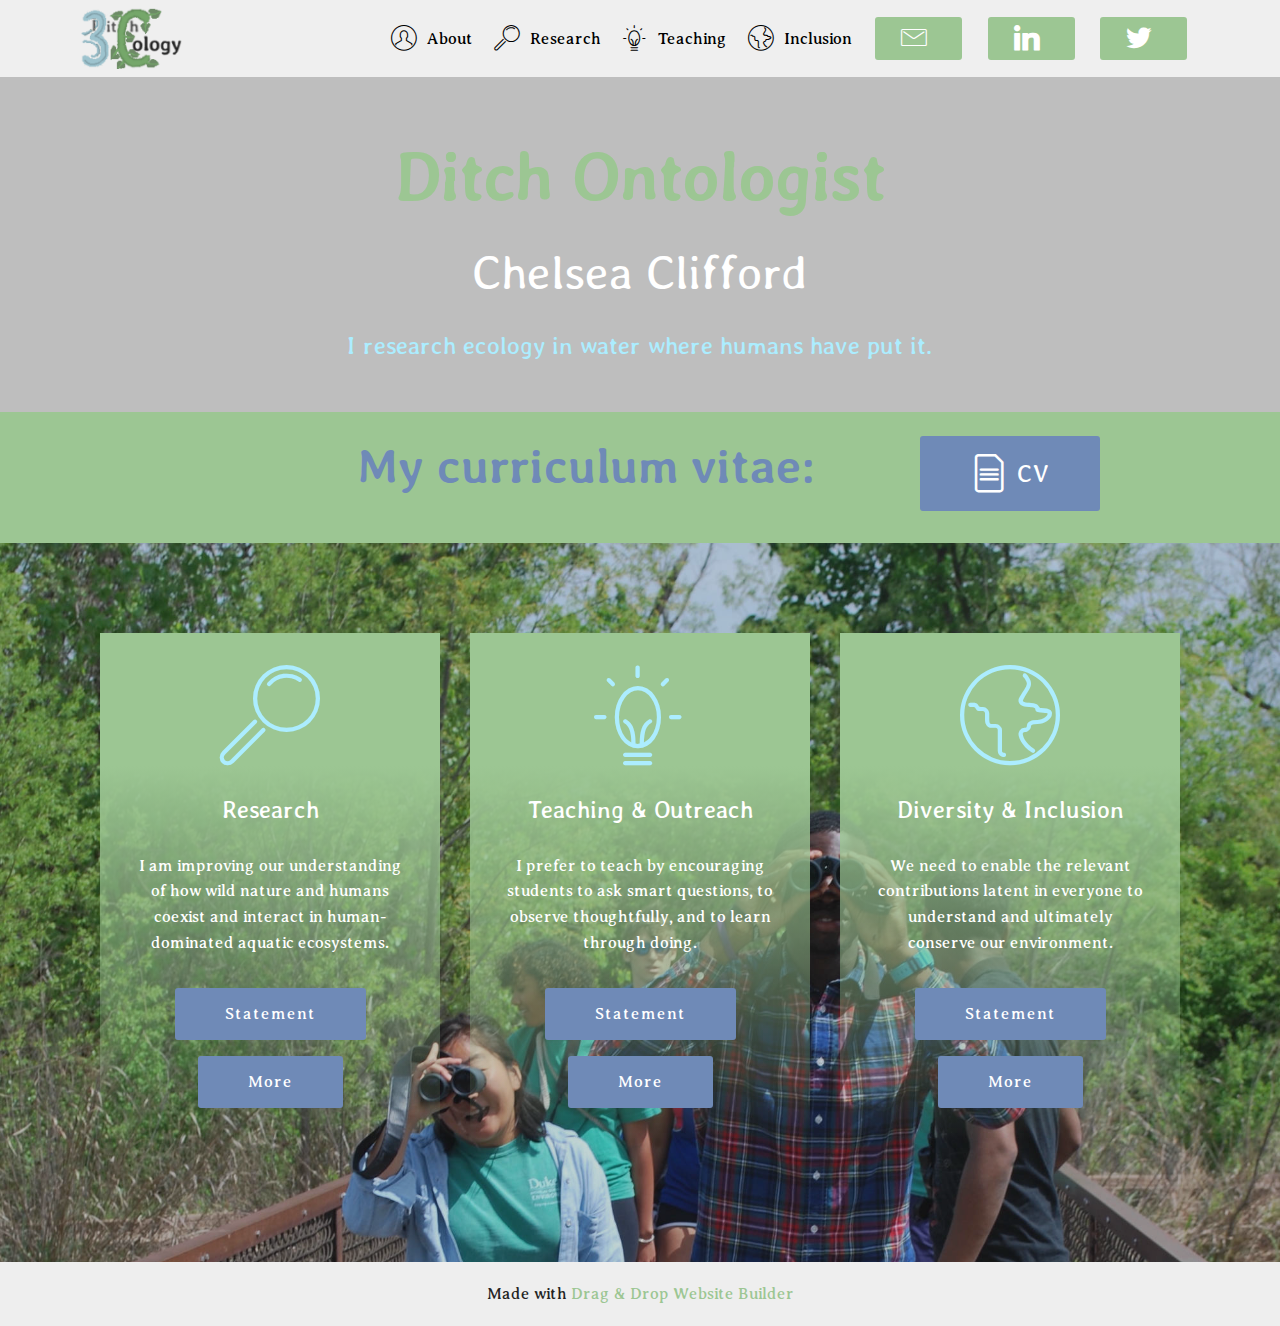
<file: index.html>
<!DOCTYPE html>
<html  >
<head>
  <!-- Site made with Mobirise Website Builder v5.6.5, https://mobirise.com -->
  <meta charset="UTF-8">
  <meta http-equiv="X-UA-Compatible" content="IE=edge">
  <meta name="generator" content="Mobirise v5.6.5, mobirise.com">
  <meta name="twitter:card" content="summary_large_image"/>
  <meta name="twitter:image:src" content="">
  <meta property="og:image" content="">
  <meta name="twitter:title" content="Home">
  <meta name="viewport" content="width=device-width, initial-scale=1, minimum-scale=1">
  <link rel="shortcut icon" href="assets/images/3cology-122x73.png" type="image/x-icon">
  <meta name="description" content="">
  
  
  <title>Home</title>
  <link rel="stylesheet" href="assets/web/assets/mobirise-icons/mobirise-icons.css">
  <link rel="stylesheet" href="assets/web/assets/mobirise-icons-bold/mobirise-icons-bold.css">
  <link rel="stylesheet" href="assets/bootstrap/css/bootstrap.min.css">
  <link rel="stylesheet" href="assets/bootstrap/css/bootstrap-grid.min.css">
  <link rel="stylesheet" href="assets/bootstrap/css/bootstrap-reboot.min.css">
  <link rel="stylesheet" href="assets/tether/tether.min.css">
  <link rel="stylesheet" href="assets/dropdown/css/style.css">
  <link rel="stylesheet" href="assets/socicon/css/styles.css">
  <link rel="stylesheet" href="assets/theme/css/style.css">
  <link rel="preload" href="https://fonts.googleapis.com/css?family=Averia+Gruesa+Libre:400&display=swap" as="style" onload="this.onload=null;this.rel='stylesheet'">
  <noscript><link rel="stylesheet" href="https://fonts.googleapis.com/css?family=Averia+Gruesa+Libre:400&display=swap"></noscript>
  <link rel="preload" href="https://fonts.googleapis.com/css?family=Averia+Libre:300,300i,400,400i,700,700i&display=swap" as="style" onload="this.onload=null;this.rel='stylesheet'">
  <noscript><link rel="stylesheet" href="https://fonts.googleapis.com/css?family=Averia+Libre:300,300i,400,400i,700,700i&display=swap"></noscript>
  <link rel="preload" href="https://fonts.googleapis.com/css?family=Averia+Serif+Libre:300,300i,400,400i,700,700i&display=swap" as="style" onload="this.onload=null;this.rel='stylesheet'">
  <noscript><link rel="stylesheet" href="https://fonts.googleapis.com/css?family=Averia+Serif+Libre:300,300i,400,400i,700,700i&display=swap"></noscript>
  <link rel="preload" as="style" href="assets/mobirise/css/mbr-additional.css"><link rel="stylesheet" href="assets/mobirise/css/mbr-additional.css" type="text/css">
  
  
  
  
</head>
<body>
  
  <section class="menu cid-qMl2OfloLL" once="menu" id="menu2-i">

    

    <nav class="navbar navbar-expand beta-menu navbar-dropdown align-items-center navbar-fixed-top navbar-toggleable-sm">
        <button class="navbar-toggler navbar-toggler-right" type="button" data-toggle="collapse" data-target="#navbarSupportedContent" aria-controls="navbarSupportedContent" aria-expanded="false" aria-label="Toggle navigation">
            <div class="hamburger">
                <span></span>
                <span></span>
                <span></span>
                <span></span>
            </div>
        </button>
        <div class="menu-logo">
            <div class="navbar-brand">
                <span class="navbar-logo">
                    <a href="index.html">
                        <img src="assets/images/3cology-122x73.png" alt="Mobirise" title="" style="height: 3.8rem;">
                    </a>
                </span>
                
            </div>
        </div>
        <div class="collapse navbar-collapse" id="navbarSupportedContent">
            <ul class="navbar-nav nav-dropdown" data-app-modern-menu="true"><li class="nav-item"><a class="nav-link link text-black display-4" href="about.html"><span class="mbri-user mbr-iconfont mbr-iconfont-btn"></span>
                        About</a></li><li class="nav-item dropdown">
                    <a class="nav-link link text-black display-4" href="research.html" aria-expanded="false"><span class="mbri-search mbr-iconfont mbr-iconfont-btn"></span>Research</a>
                </li><li class="nav-item"><a class="nav-link link text-black display-4" href="teaching.html" aria-expanded="false"><span class="mbri-idea mbr-iconfont mbr-iconfont-btn"></span>Teaching</a></li><li class="nav-item"><a class="nav-link link text-black display-4" href="d&i.html" aria-expanded="false"><span class="mbri-globe mbr-iconfont mbr-iconfont-btn"></span>Inclusion</a></li></ul>
            <div class="navbar-buttons mbr-section-btn"><a class="btn btn-sm btn-primary display-4" href="mailto:chelseaclifford@gmail.com"><span class="mbri-letter mbr-iconfont mbr-iconfont-btn"></span>
                    </a> <a class="btn btn-sm btn-primary display-4" href="https://www.linkedin.com/in/chelsea-clifford" target="_blank"><span class="socicon socicon-linkedin mbr-iconfont mbr-iconfont-btn"></span>
                    </a> <a class="btn btn-sm btn-primary display-4" href="https://twitter.com/DitchOntologist" target="_blank"><span class="socicon socicon-twitter mbr-iconfont mbr-iconfont-btn"></span>
                    </a></div>
        </div>
    </nav>
</section>

<section class="header1 cid-qMjhHmLnSz" data-bg-video="https://www.youtube.com/watch?v=YQJ7B7IABVM" id="header1-h">

    

    <div class="mbr-overlay" style="opacity: 0.2; background-color: rgb(0, 0, 0);">
    </div>

    <div class="container">
        <div class="row justify-content-md-center">
            <div class="mbr-white col-md-10">
                <h1 class="mbr-section-title align-center mbr-bold pb-3 mbr-fonts-style display-1">
                    Ditch Ontologist</h1>
                <h3 class="mbr-section-subtitle align-center mbr-light pb-3 mbr-fonts-style display-2">
                    Chelsea Clifford</h3>
                <p class="mbr-text align-center pb-3 mbr-fonts-style display-5">
                    I research ecology in water where humans have put it.</p>
                
            </div>
        </div>
    </div>

</section>

<section class="mbr-section info2 cid-qOxNiWPASW" id="info2-1a">

    

    

    <div class="container">
        <div class="row main justify-content-center">
            <div class="media-container-column col-12 col-lg-3 col-md-4">
                <div class="mbr-section-btn align-left py-4"><a class="btn btn-info display-5" href="assets/files/CClifford_CV.pdf" target="_blank"><span class="mbrib-file mbr-iconfont mbr-iconfont-btn"></span>
                    
                    CV</a></div>
            </div>
            <div class="media-container-column title col-12 col-lg-7 col-md-6">
                <h2 class="align-right mbr-bold mbr-white pb-3 mbr-fonts-style display-2">
                    My curriculum vitae:</h2>
                
            </div>
        </div>
    </div>
</section>

<section class="features8 cid-qMFBDthRAi" id="features8-r">

    

    <div class="mbr-overlay" style="opacity: 0.2; background-color: rgb(35, 35, 35);">
    </div>

    <div class="container">
        <div class="media-container-row">

            <div class="card col-12 col-md-6 col-lg-4">
                <div class="card-img">
                    <a href="assets/files/Research Statement 2 CClifford.pdf" target="_blank"><span class="mbr-iconfont mbri-search" style="color: rgb(172, 237, 255); fill: rgb(172, 237, 255);"></span></a>
                </div>
                <div class="card-box align-center">
                    <h4 class="card-title mbr-fonts-style display-5">
                        Research</h4>
                    <p class="mbr-text mbr-fonts-style display-7">
                       I am improving our understanding of how wild nature and humans coexist and interact in human-dominated aquatic ecosystems.
                    </p>
                    <div class="mbr-section-btn text-center"><a href="assets/files/Research-StatementCClifford2023.docx" class="btn btn-info display-4">Statement</a> <a href="research.html" class="btn btn-info display-4">More</a></div>
                </div>
            </div>

            <div class="card col-12 col-md-6 col-lg-4">
                <div class="card-img">
                    <a href="assets/files/Teaching Statement 2 CClifford.pdf" target="_blank"><span class="mbr-iconfont mbri-idea" style="color: rgb(172, 237, 255); fill: rgb(172, 237, 255);"></span></a>
                </div>
                <div class="card-box align-center">
                    <h4 class="card-title mbr-fonts-style display-5">
                        Teaching &amp; Outreach</h4>
                    <p class="mbr-text mbr-fonts-style display-7">
                       I prefer to teach by encouraging students to ask smart questions, to observe thoughtfully, and to learn through doing.
                    </p>
                    <div class="mbr-section-btn text-center"><a href="assets/files/Teaching-StatementCClifford2023.pdf" class="btn btn-info display-4">Statement</a> <a href="teaching.html" class="btn btn-info display-4">More</a></div>
                </div>
            </div>

            <div class="card col-12 col-md-6 col-lg-4">
                <div class="card-img">
                    <a href="assets/files/Diversity Statement 3 CClifford.pdf" target="_blank"><span class="mbr-iconfont mbri-globe" style="color: rgb(172, 237, 255); fill: rgb(172, 237, 255);"></span></a>
                </div>
                <div class="card-box align-center">
                    <h4 class="card-title mbr-fonts-style display-5">
                        Diversity &amp; Inclusion</h4>
                    <p class="mbr-text mbr-fonts-style display-7">
                       We need to enable the relevant contributions latent in everyone to understand and ultimately conserve our environment.
                    </p>
                    <div class="mbr-section-btn text-center"><a href="assets/files/Diversity-StatementCClifford2023.pdf" class="btn btn-info display-4">Statement</a> <a href="d&i.html" class="btn btn-info display-4">More</a></div>
                </div>
            </div>

            
        </div>
    </div>
</section><section class="display-7" style="padding: 0;align-items: center;justify-content: center;flex-wrap: wrap;    align-content: center;display: flex;position: relative;height: 4rem;"><a href="https://mobiri.se/577169" style="flex: 1 1;height: 4rem;position: absolute;width: 100%;z-index: 1;"><img alt="" style="height: 4rem;" src="[data-uri]"></a><p style="margin: 0;text-align: center;" class="display-7">Made with &#8204;</p><a style="z-index:1" href="https://mobirise.com/drag-drop-website-builder.html">Drag & Drop Website Builder</a></section><script src="assets/popper/popper.min.js"></script>  <script src="assets/web/assets/jquery/jquery.min.js"></script>  <script src="assets/bootstrap/js/bootstrap.min.js"></script>  <script src="assets/tether/tether.min.js"></script>  <script src="assets/smoothscroll/smooth-scroll.js"></script>  <script src="assets/ytplayer/jquery.mb.ytplayer.min.js"></script>  <script src="assets/vimeoplayer/jquery.mb.vimeo_player.js"></script>  <script src="assets/dropdown/js/nav-dropdown.js"></script>  <script src="assets/dropdown/js/navbar-dropdown.js"></script>  <script src="assets/touchswipe/jquery.touch-swipe.min.js"></script>  <script src="assets/theme/js/script.js"></script>  
  
  
</body>
</html>
</file>
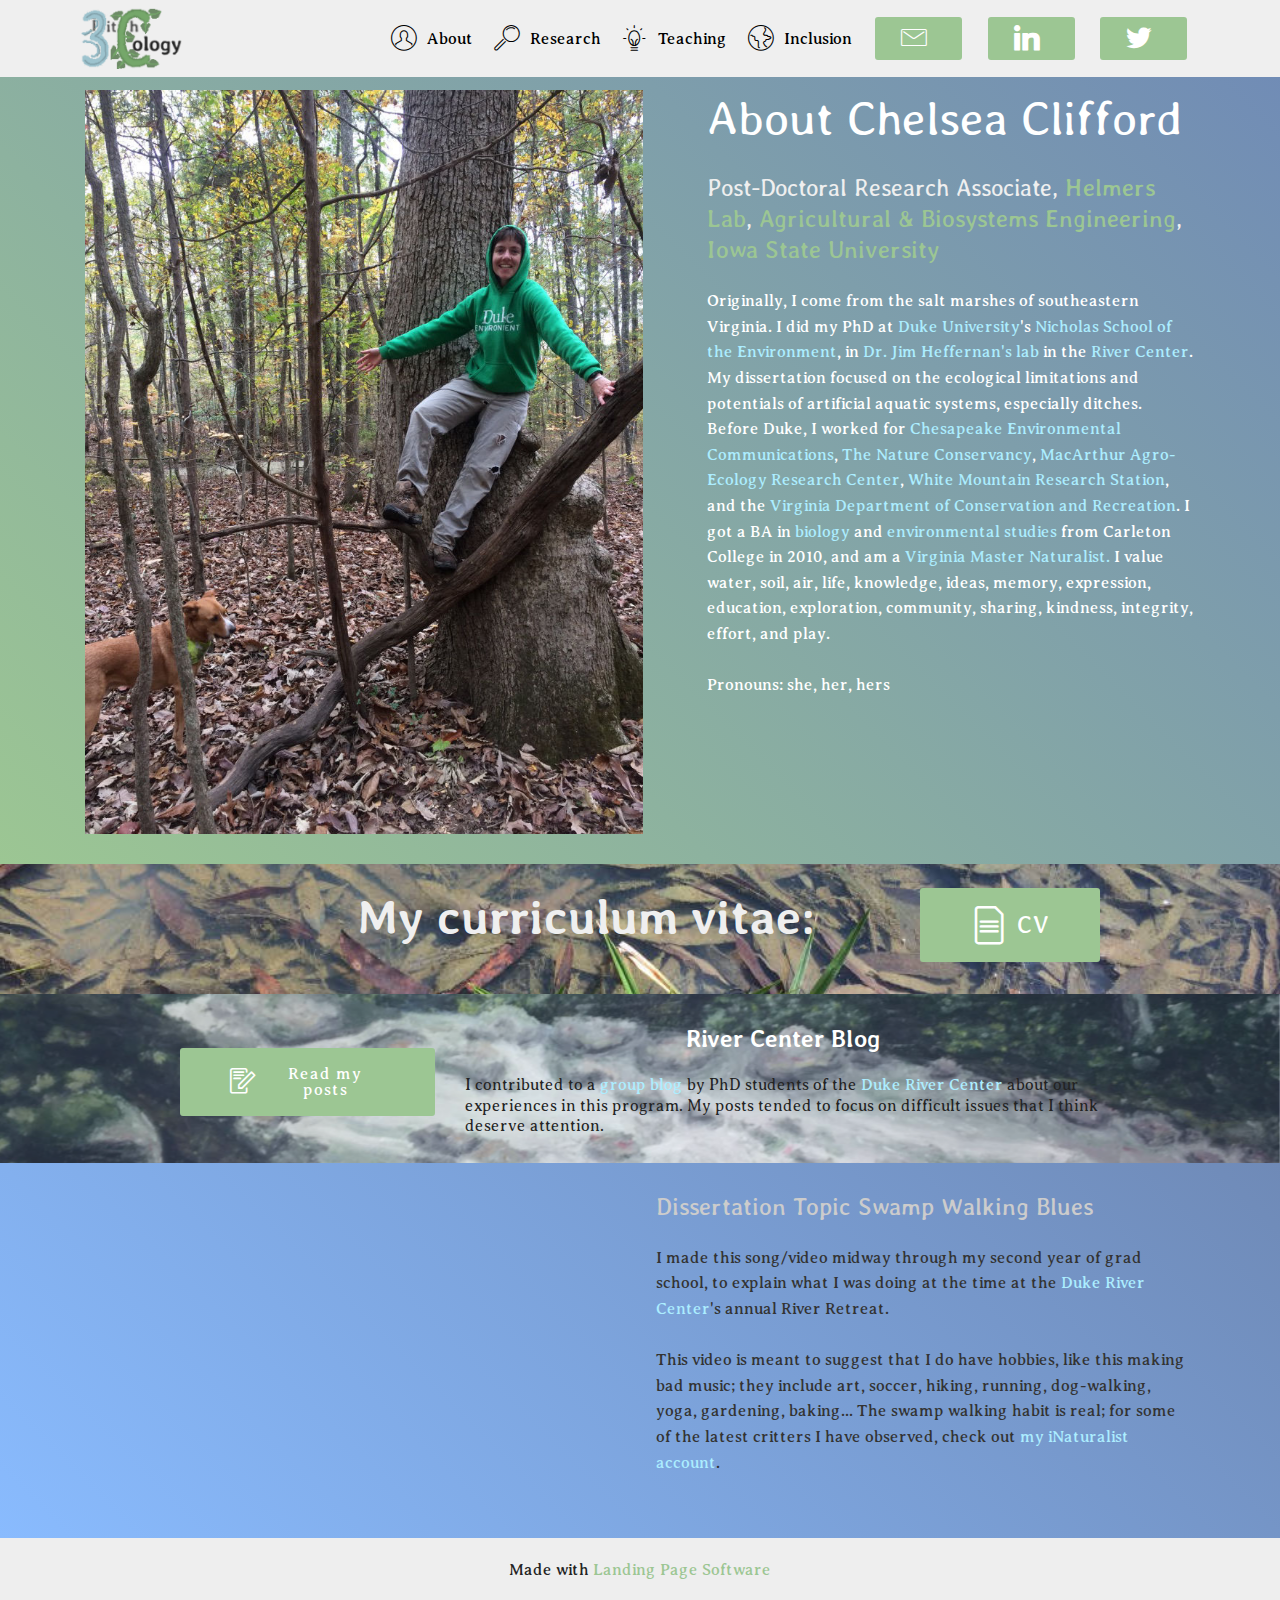
<file: about.html>
<!DOCTYPE html>
<html  >
<head>
  <!-- Site made with Mobirise Website Builder v5.6.5, https://mobirise.com -->
  <meta charset="UTF-8">
  <meta http-equiv="X-UA-Compatible" content="IE=edge">
  <meta name="generator" content="Mobirise v5.6.5, mobirise.com">
  <meta name="twitter:card" content="summary_large_image"/>
  <meta name="twitter:image:src" content="">
  <meta property="og:image" content="">
  <meta name="twitter:title" content="About">
  <meta name="viewport" content="width=device-width, initial-scale=1, minimum-scale=1">
  <link rel="shortcut icon" href="assets/images/3cology-122x73.png" type="image/x-icon">
  <meta name="description" content="Web Builder Description">
  
  
  <title>About</title>
  <link rel="stylesheet" href="assets/web/assets/mobirise-icons/mobirise-icons.css">
  <link rel="stylesheet" href="assets/web/assets/mobirise-icons-bold/mobirise-icons-bold.css">
  <link rel="stylesheet" href="assets/bootstrap/css/bootstrap.min.css">
  <link rel="stylesheet" href="assets/bootstrap/css/bootstrap-grid.min.css">
  <link rel="stylesheet" href="assets/bootstrap/css/bootstrap-reboot.min.css">
  <link rel="stylesheet" href="assets/tether/tether.min.css">
  <link rel="stylesheet" href="assets/dropdown/css/style.css">
  <link rel="stylesheet" href="assets/socicon/css/styles.css">
  <link rel="stylesheet" href="assets/theme/css/style.css">
  <link rel="preload" href="https://fonts.googleapis.com/css?family=Averia+Gruesa+Libre:400&display=swap" as="style" onload="this.onload=null;this.rel='stylesheet'">
  <noscript><link rel="stylesheet" href="https://fonts.googleapis.com/css?family=Averia+Gruesa+Libre:400&display=swap"></noscript>
  <link rel="preload" href="https://fonts.googleapis.com/css?family=Averia+Libre:300,300i,400,400i,700,700i&display=swap" as="style" onload="this.onload=null;this.rel='stylesheet'">
  <noscript><link rel="stylesheet" href="https://fonts.googleapis.com/css?family=Averia+Libre:300,300i,400,400i,700,700i&display=swap"></noscript>
  <link rel="preload" href="https://fonts.googleapis.com/css?family=Averia+Serif+Libre:300,300i,400,400i,700,700i&display=swap" as="style" onload="this.onload=null;this.rel='stylesheet'">
  <noscript><link rel="stylesheet" href="https://fonts.googleapis.com/css?family=Averia+Serif+Libre:300,300i,400,400i,700,700i&display=swap"></noscript>
  <link rel="preload" as="style" href="assets/mobirise/css/mbr-additional.css"><link rel="stylesheet" href="assets/mobirise/css/mbr-additional.css" type="text/css">
  
  
  
  
</head>
<body>
  
  <section class="menu cid-qMl2OfloLL" once="menu" id="menu2-n">

    

    <nav class="navbar navbar-expand beta-menu navbar-dropdown align-items-center navbar-fixed-top navbar-toggleable-sm">
        <button class="navbar-toggler navbar-toggler-right" type="button" data-toggle="collapse" data-target="#navbarSupportedContent" aria-controls="navbarSupportedContent" aria-expanded="false" aria-label="Toggle navigation">
            <div class="hamburger">
                <span></span>
                <span></span>
                <span></span>
                <span></span>
            </div>
        </button>
        <div class="menu-logo">
            <div class="navbar-brand">
                <span class="navbar-logo">
                    <a href="index.html">
                        <img src="assets/images/3cology-122x73.png" alt="Mobirise" title="" style="height: 3.8rem;">
                    </a>
                </span>
                
            </div>
        </div>
        <div class="collapse navbar-collapse" id="navbarSupportedContent">
            <ul class="navbar-nav nav-dropdown" data-app-modern-menu="true"><li class="nav-item"><a class="nav-link link text-black display-4" href="about.html"><span class="mbri-user mbr-iconfont mbr-iconfont-btn"></span>
                        About</a></li><li class="nav-item dropdown">
                    <a class="nav-link link text-black display-4" href="research.html" aria-expanded="false"><span class="mbri-search mbr-iconfont mbr-iconfont-btn"></span>Research</a>
                </li><li class="nav-item"><a class="nav-link link text-black display-4" href="teaching.html" aria-expanded="false"><span class="mbri-idea mbr-iconfont mbr-iconfont-btn"></span>Teaching</a></li><li class="nav-item"><a class="nav-link link text-black display-4" href="d&i.html" aria-expanded="false"><span class="mbri-globe mbr-iconfont mbr-iconfont-btn"></span>Inclusion</a></li></ul>
            <div class="navbar-buttons mbr-section-btn"><a class="btn btn-sm btn-primary display-4" href="mailto:chelseaclifford@gmail.com"><span class="mbri-letter mbr-iconfont mbr-iconfont-btn"></span>
                    </a> <a class="btn btn-sm btn-primary display-4" href="https://www.linkedin.com/in/chelsea-clifford" target="_blank"><span class="socicon socicon-linkedin mbr-iconfont mbr-iconfont-btn"></span>
                    </a> <a class="btn btn-sm btn-primary display-4" href="https://twitter.com/DitchOntologist" target="_blank"><span class="socicon socicon-twitter mbr-iconfont mbr-iconfont-btn"></span>
                    </a></div>
        </div>
    </nav>
</section>

<section class="header3 cid-qOtjHBOENh" id="header3-v">

    

    

    <div class="container">
        <div class="media-container-row">
            <div class="mbr-figure" style="width: 120%;">
                <img src="assets/images/unadjustednonraw-thumb-104e-768x1024.jpg" alt="Chelsea and Banjo in front of ephemeral pool" title="">
            </div>

            <div class="media-content">
                <h1 class="mbr-section-title mbr-white pb-3 mbr-fonts-style display-2">About Chelsea Clifford</h1>
                <h3 class="mbr-section-subtitle align-left mbr-white mbr-light pb-3 mbr-fonts-style display-5">Post-Doctoral Research Associate, <a href="https://agwatermgmt.ae.iastate.edu/" target="_blank">Helmers Lab</a>, <a href="https://www.abe.iastate.edu/" target="_blank">Agricultural &amp; Biosystems Engineering</a>, <a href="https://www.iastate.edu/" target="_blank">Iowa State University</a><br></h3>
                <div class="mbr-section-text mbr-white pb-3 ">
                    <p class="mbr-text mbr-fonts-style display-7">Originally, I come from the salt marshes of southeastern Virginia. I did my PhD at <a href="https://duke.edu/" target="_blank" class="text-secondary">Duke University</a>'s <a href="https://nicholas.duke.edu/" target="_blank" class="text-secondary">Nicholas School of the Environment</a>, in <a href="https://heffernanlab.weebly.com/" target="_blank" class="text-secondary">Dr. Jim Heffernan's lab</a> in the <a href="http://www.dukerivercenter.org/" target="_blank" class="text-secondary">River Center</a>. My dissertation focused on the ecological limitations and potentials of artificial aquatic systems, especially ditches. Before Duke, I worked for <a href="http://www.chesapeakedata.com/wp/portfolio/" target="_blank" class="text-secondary">Chesapeake Environmental Communications</a>, <a href="https://www.nature.org/ourinitiatives/regions/northamerica/unitedstates/virginia/explore/the-virginia-aquatic-resources-trust-fund-home.xml" target="_blank" class="text-secondary">The Nature Conservancy</a>, <a href="http://www.maerc.org/html/research/ovrvw.html#.WmepyZM-dok" target="_blank" class="text-secondary">MacArthur Agro-Ecology Research Center</a>, <a href="http://www.wmrc.edu/people/jeff-holmquist/current-research.html" target="_blank" class="text-secondary">White Mountain Research Station</a>, and the <a href="http://www.dcr.virginia.gov/state-parks/chippokes-plantation" target="_blank" class="text-secondary">Virginia Department of Conservation and Recreation</a>. I got a BA in <a href="https://apps.carleton.edu/curricular/biol/" class="text-secondary">biology</a> and <a href="https://apps.carleton.edu/curricular/ents/" class="text-secondary">environmental studies</a> from Carleton College in 2010, and am a <a href="http://www.virginiamasternaturalist.org/" target="_blank" class="text-secondary">Virginia Master Naturalist.</a>&nbsp;I value water, soil, air, life, knowledge, ideas, memory, expression, education, exploration, community, sharing, kindness, integrity, effort, and play.<br><br>Pronouns: she, her, hers<br></p>
                </div>
                
            </div>
        </div>
    </div>

</section>

<section class="mbr-section info2 cid-qOtXYHvHmb" id="info2-y">

    

    

    <div class="container">
        <div class="row main justify-content-center">
            <div class="media-container-column col-12 col-lg-3 col-md-4">
                <div class="mbr-section-btn align-left py-4"><a class="btn btn-primary display-5" href="assets/files/CClifford_CV.pdf" target="_blank"><span class="mbrib-file mbr-iconfont mbr-iconfont-btn"></span>
                    
                    CV</a></div>
            </div>
            <div class="media-container-column title col-12 col-lg-7 col-md-6">
                <h2 class="align-right mbr-bold mbr-white pb-3 mbr-fonts-style display-2">
                    My curriculum vitae:</h2>
                
            </div>
        </div>
    </div>
</section>

<section class="mbr-section info2 cid-qOtZVpD0EI" id="info2-10">

    

    <div class="mbr-overlay" style="opacity: 0.2; background-color: rgb(137, 187, 254);">
    </div>

    <div class="container">
        <div class="row main justify-content-center">
            <div class="media-container-column col-12 col-lg-3 col-md-4">
                <div class="mbr-section-btn align-left py-4"><a class="btn btn-primary display-4" href="http://blogs.nicholas.duke.edu/river-center/author/ccc46duke-edu/" target="_blank"><span class="mbrib-edit mbr-iconfont mbr-iconfont-btn"></span>Read my posts</a></div>
            </div>
            <div class="media-container-column title col-12 col-lg-7 col-md-6">
                <h2 class="align-right mbr-bold mbr-white pb-3 mbr-fonts-style display-5">River Center Blog</h2>
                <h3 class="mbr-section-subtitle align-right mbr-light mbr-white mbr-fonts-style display-4">
                    I contributed to a <a href="http://blogs.nicholas.duke.edu/river-center/" target="_blank" class="text-secondary">group blog</a> by PhD students of the <a href="http://www.dukerivercenter.org/" target="_blank" class="text-secondary">Duke River Center</a> about our experiences in this program. My posts tended to focus on difficult issues that I think deserve attention.</h3>
            </div>
        </div>
    </div>
</section>

<section class="header7 cid-qOtV5oipob" id="header7-x">

    

    

    <div class="container">
        <div class="media-container-row">

            <div class="media-content align-right">
                <h1 class="mbr-section-title mbr-white pb-3 mbr-fonts-style display-5">
                    Dissertation Topic Swamp Walking Blues</h1>
                <div class="mbr-section-text mbr-white pb-3">
                    <p class="mbr-text mbr-fonts-style display-7">
                        I made this song/video midway through my second year of grad school, to explain what I was doing at the time at the <a href="http://www.dukerivercenter.org/" target="_blank" class="text-secondary">Duke River Center</a>'s annual River Retreat.<br><br>This video is meant to suggest that I do have hobbies, like this making bad music; they include art, soccer, hiking, running, dog-walking, yoga, gardening, baking... The swamp walking habit is real; for some of the latest critters I have observed, check out <a href="https://www.inaturalist.org/observations/ditchontologist" target="_blank" class="text-secondary">my iNaturalist account</a>.</p>
                </div>
                
            </div>

            <div class="mbr-figure" style="width: 100%;"><iframe class="mbr-embedded-video" src="https://www.youtube.com/embed/24Ja_lgm1H0?rel=0&amp;amp;mute=1&amp;showinfo=0&amp;autoplay=0&amp;loop=0" width="1280" height="720" frameborder="0" allowfullscreen></iframe></div>

        </div>
    </div>
</section><section class="display-7" style="padding: 0;align-items: center;justify-content: center;flex-wrap: wrap;    align-content: center;display: flex;position: relative;height: 4rem;"><a href="https://mobiri.se/577169" style="flex: 1 1;height: 4rem;position: absolute;width: 100%;z-index: 1;"><img alt="" style="height: 4rem;" src="[data-uri]"></a><p style="margin: 0;text-align: center;" class="display-7">Made with &#8204;</p><a style="z-index:1" href="https://mobirise.com/builder/landing-page-software.html">Landing Page Software</a></section><script src="assets/popper/popper.min.js"></script>  <script src="assets/web/assets/jquery/jquery.min.js"></script>  <script src="assets/bootstrap/js/bootstrap.min.js"></script>  <script src="assets/tether/tether.min.js"></script>  <script src="assets/smoothscroll/smooth-scroll.js"></script>  <script src="assets/dropdown/js/nav-dropdown.js"></script>  <script src="assets/dropdown/js/navbar-dropdown.js"></script>  <script src="assets/touchswipe/jquery.touch-swipe.min.js"></script>  <script src="assets/theme/js/script.js"></script>  
  
  
</body>
</html>
</file>
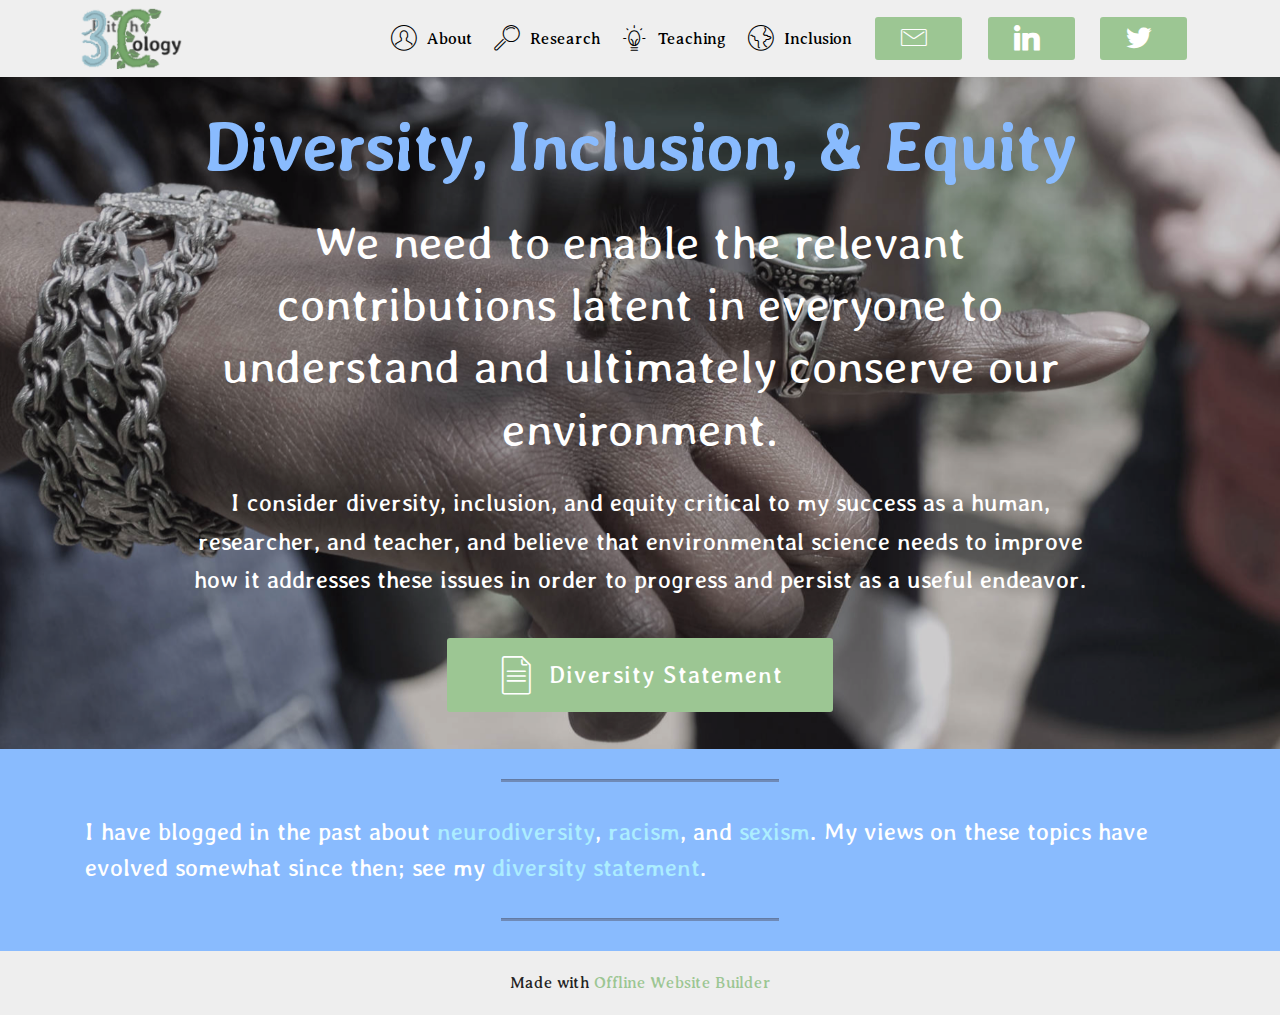
<file: d&i.html>
<!DOCTYPE html>
<html  >
<head>
  <!-- Site made with Mobirise Website Builder v5.6.5, https://mobirise.com -->
  <meta charset="UTF-8">
  <meta http-equiv="X-UA-Compatible" content="IE=edge">
  <meta name="generator" content="Mobirise v5.6.5, mobirise.com">
  <meta name="twitter:card" content="summary_large_image"/>
  <meta name="twitter:image:src" content="">
  <meta property="og:image" content="">
  <meta name="twitter:title" content="Diversity & Inclusion">
  <meta name="viewport" content="width=device-width, initial-scale=1, minimum-scale=1">
  <link rel="shortcut icon" href="assets/images/3cology-122x73.png" type="image/x-icon">
  <meta name="description" content="Chelsea Clifford's thoughts and efforts on diversity, inclusion, and equity.">
  
  
  <title>Diversity & Inclusion</title>
  <link rel="stylesheet" href="assets/web/assets/mobirise-icons/mobirise-icons.css">
  <link rel="stylesheet" href="assets/bootstrap/css/bootstrap.min.css">
  <link rel="stylesheet" href="assets/bootstrap/css/bootstrap-grid.min.css">
  <link rel="stylesheet" href="assets/bootstrap/css/bootstrap-reboot.min.css">
  <link rel="stylesheet" href="assets/tether/tether.min.css">
  <link rel="stylesheet" href="assets/dropdown/css/style.css">
  <link rel="stylesheet" href="assets/socicon/css/styles.css">
  <link rel="stylesheet" href="assets/theme/css/style.css">
  <link rel="preload" href="https://fonts.googleapis.com/css?family=Averia+Gruesa+Libre:400&display=swap" as="style" onload="this.onload=null;this.rel='stylesheet'">
  <noscript><link rel="stylesheet" href="https://fonts.googleapis.com/css?family=Averia+Gruesa+Libre:400&display=swap"></noscript>
  <link rel="preload" href="https://fonts.googleapis.com/css?family=Averia+Libre:300,300i,400,400i,700,700i&display=swap" as="style" onload="this.onload=null;this.rel='stylesheet'">
  <noscript><link rel="stylesheet" href="https://fonts.googleapis.com/css?family=Averia+Libre:300,300i,400,400i,700,700i&display=swap"></noscript>
  <link rel="preload" href="https://fonts.googleapis.com/css?family=Averia+Serif+Libre:300,300i,400,400i,700,700i&display=swap" as="style" onload="this.onload=null;this.rel='stylesheet'">
  <noscript><link rel="stylesheet" href="https://fonts.googleapis.com/css?family=Averia+Serif+Libre:300,300i,400,400i,700,700i&display=swap"></noscript>
  <link rel="preload" as="style" href="assets/mobirise/css/mbr-additional.css"><link rel="stylesheet" href="assets/mobirise/css/mbr-additional.css" type="text/css">
  
  
  
  
</head>
<body>
  
  <section class="menu cid-qMl2OfloLL" once="menu" id="menu2-s">

    

    <nav class="navbar navbar-expand beta-menu navbar-dropdown align-items-center navbar-fixed-top navbar-toggleable-sm">
        <button class="navbar-toggler navbar-toggler-right" type="button" data-toggle="collapse" data-target="#navbarSupportedContent" aria-controls="navbarSupportedContent" aria-expanded="false" aria-label="Toggle navigation">
            <div class="hamburger">
                <span></span>
                <span></span>
                <span></span>
                <span></span>
            </div>
        </button>
        <div class="menu-logo">
            <div class="navbar-brand">
                <span class="navbar-logo">
                    <a href="index.html">
                        <img src="assets/images/3cology-122x73.png" alt="Mobirise" title="" style="height: 3.8rem;">
                    </a>
                </span>
                
            </div>
        </div>
        <div class="collapse navbar-collapse" id="navbarSupportedContent">
            <ul class="navbar-nav nav-dropdown" data-app-modern-menu="true"><li class="nav-item"><a class="nav-link link text-black display-4" href="about.html"><span class="mbri-user mbr-iconfont mbr-iconfont-btn"></span>
                        About</a></li><li class="nav-item dropdown">
                    <a class="nav-link link text-black display-4" href="research.html" aria-expanded="false"><span class="mbri-search mbr-iconfont mbr-iconfont-btn"></span>Research</a>
                </li><li class="nav-item"><a class="nav-link link text-black display-4" href="teaching.html" aria-expanded="false"><span class="mbri-idea mbr-iconfont mbr-iconfont-btn"></span>Teaching</a></li><li class="nav-item"><a class="nav-link link text-black display-4" href="d&i.html" aria-expanded="false"><span class="mbri-globe mbr-iconfont mbr-iconfont-btn"></span>Inclusion</a></li></ul>
            <div class="navbar-buttons mbr-section-btn"><a class="btn btn-sm btn-primary display-4" href="mailto:chelseaclifford@gmail.com"><span class="mbri-letter mbr-iconfont mbr-iconfont-btn"></span>
                    </a> <a class="btn btn-sm btn-primary display-4" href="https://www.linkedin.com/in/chelsea-clifford" target="_blank"><span class="socicon socicon-linkedin mbr-iconfont mbr-iconfont-btn"></span>
                    </a> <a class="btn btn-sm btn-primary display-4" href="https://twitter.com/DitchOntologist" target="_blank"><span class="socicon socicon-twitter mbr-iconfont mbr-iconfont-btn"></span>
                    </a></div>
        </div>
    </nav>
</section>

<section class="header1 cid-qOv7OQguhW" id="header1-19">

    

    <div class="mbr-overlay" style="opacity: 0.2; background-color: rgb(0, 0, 0);">
    </div>

    <div class="container">
        <div class="row justify-content-md-center">
            <div class="mbr-white col-md-10">
                <h1 class="mbr-section-title align-center mbr-bold pb-3 mbr-fonts-style display-1">
                    Diversity, Inclusion, &amp; Equity</h1>
                <h3 class="mbr-section-subtitle align-center mbr-light pb-3 mbr-fonts-style display-2">We need to enable the relevant contributions latent in everyone to understand and ultimately conserve our environment.</h3>
                <p class="mbr-text align-center pb-3 mbr-fonts-style display-5">
                    I consider diversity, inclusion, and equity critical to my success as a human, researcher, and teacher, and believe that environmental science needs to improve how it addresses these issues in order to progress and persist as a useful endeavor.</p>
                <div class="mbr-section-btn align-center"><a class="btn btn-md btn-primary display-5" href="assets/files/Diversity-StatementCClifford2023.pdf" target="_blank">
                        <span class="mbr-iconfont mbri-file"></span>Diversity Statement</a></div>
            </div>
        </div>
    </div>

</section>

<section class="mbr-section article content9 cid-qOEaQQ9qRE" id="content9-1b">
    
     

    <div class="container">
        <div class="inner-container" style="width: 100%;">
            <hr class="line" style="width: 25%;">
            <div class="section-text align-center mbr-fonts-style display-5">
                    I have blogged in the past about <a href="http://blogs.nicholas.duke.edu/river-center/grad-students-brains-work-heterogeneously-and-thats-ok/" target="_blank" class="text-secondary">neurodiversity</a>, <a href="http://blogs.nicholas.duke.edu/river-center/we-need-to-talk-about-race/" target="_blank" class="text-secondary">racism</a>, and <a href="http://blogs.nicholas.duke.edu/river-center/female-feminist-scientist-sexist/" target="_blank" class="text-secondary">sexism</a>. My views on these topics have evolved somewhat since then; see my <a href="assets/files/Diversity-StatementCClifford2023.pdf" target="_blank" class="text-secondary text-primary">diversity statement</a>.</div>
            <hr class="line" style="width: 25%;">
        </div>
        </div>
</section><section class="display-7" style="padding: 0;align-items: center;justify-content: center;flex-wrap: wrap;    align-content: center;display: flex;position: relative;height: 4rem;"><a href="https://mobiri.se/577169" style="flex: 1 1;height: 4rem;position: absolute;width: 100%;z-index: 1;"><img alt="" style="height: 4rem;" src="[data-uri]"></a><p style="margin: 0;text-align: center;" class="display-7">Made with &#8204;</p><a style="z-index:1" href="https://mobirise.com/offline-website-builder.html">Offline Website Builder</a></section><script src="assets/popper/popper.min.js"></script>  <script src="assets/web/assets/jquery/jquery.min.js"></script>  <script src="assets/bootstrap/js/bootstrap.min.js"></script>  <script src="assets/tether/tether.min.js"></script>  <script src="assets/smoothscroll/smooth-scroll.js"></script>  <script src="assets/dropdown/js/nav-dropdown.js"></script>  <script src="assets/dropdown/js/navbar-dropdown.js"></script>  <script src="assets/touchswipe/jquery.touch-swipe.min.js"></script>  <script src="assets/theme/js/script.js"></script>  
  
  
</body>
</html>
</file>
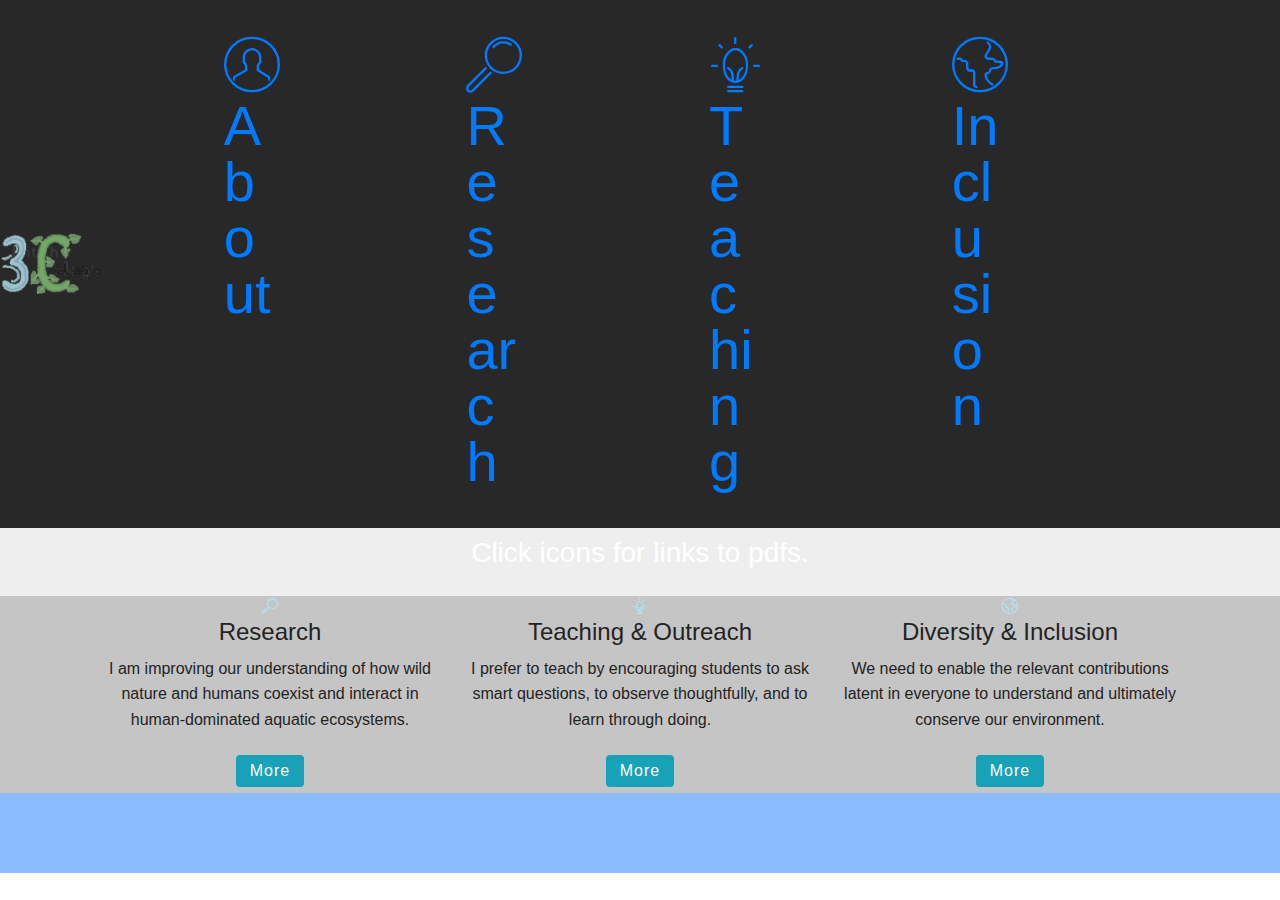
<file: home.html>
<!DOCTYPE html>
<html >
<head>
  <!-- Site made with Mobirise Website Builder v4.6.6, https://mobirise.com -->
  <meta charset="UTF-8">
  <meta http-equiv="X-UA-Compatible" content="IE=edge">
  <meta name="generator" content="Mobirise v4.6.6, mobirise.com">
  <meta name="viewport" content="width=device-width, initial-scale=1, minimum-scale=1">
  <link rel="shortcut icon" href="assets/images/3cology-122x73.png" type="image/x-icon">
  <meta name="description" content="">
  <title>Home</title>
  <link rel="stylesheet" href="assets/web/assets/mobirise-icons/mobirise-icons.css">
  <link rel="stylesheet" href="assets/tether/tether.min.css">
  <link rel="stylesheet" href="assets/bootstrap/css/bootstrap.min.css">
  <link rel="stylesheet" href="assets/bootstrap/css/bootstrap-grid.min.css">
  <link rel="stylesheet" href="assets/bootstrap/css/bootstrap-reboot.min.css">
  <link rel="stylesheet" href="assets/socicon/css/styles.css">
  <link rel="stylesheet" href="assets/dropdown/css/style.css">
  <link rel="stylesheet" href="https://netdna.bootstrapcdn.com/font-awesome/4.0.3/css/font-awesome.css">
  <link rel="stylesheet" href="assets/social-feed-plugin/jquery.socialfeed.css">
  <link rel="stylesheet" href="assets/social-feed-plugin/style.css">
  <link rel="stylesheet" href="assets/theme/css/style.css">
  <link rel="stylesheet" href="assets/mobirise/css/mbr-additional.css" type="text/css">
  
  
  
</head>
<body>
  <section class="menu cid-qMl2OfloLL" once="menu" id="menu2-i">

    

    <nav class="navbar navbar-expand beta-menu navbar-dropdown align-items-center navbar-fixed-top navbar-toggleable-sm">
        <button class="navbar-toggler navbar-toggler-right" type="button" data-toggle="collapse" data-target="#navbarSupportedContent" aria-controls="navbarSupportedContent" aria-expanded="false" aria-label="Toggle navigation">
            <div class="hamburger">
                <span></span>
                <span></span>
                <span></span>
                <span></span>
            </div>
        </button>
        <div class="menu-logo">
            <div class="navbar-brand">
                <span class="navbar-logo">
                    <a href="home.html">
                        <img src="assets/images/3cology-122x73.png" alt="Mobirise" title="" style="height: 3.8rem;">
                    </a>
                </span>
                
            </div>
        </div>
        <div class="collapse navbar-collapse" id="navbarSupportedContent">
            <ul class="navbar-nav nav-dropdown" data-app-modern-menu="true"><li class="nav-item"><a class="nav-link link text-black display-4" href="about.html"><span class="mbri-user mbr-iconfont mbr-iconfont-btn"></span>
                        About</a></li><li class="nav-item dropdown">
                    <a class="nav-link link text-black display-4" href="research.html" aria-expanded="true"><span class="mbri-search mbr-iconfont mbr-iconfont-btn"></span>Research</a>
                </li><li class="nav-item"><a class="nav-link link text-black display-4" href="teaching.html" aria-expanded="false"><span class="mbri-idea mbr-iconfont mbr-iconfont-btn"></span>Teaching</a></li><li class="nav-item"><a class="nav-link link text-black display-4" href="d&i.html" aria-expanded="false"><span class="mbri-globe mbr-iconfont mbr-iconfont-btn"></span>Inclusion</a></li>
                <li class="nav-item">
                    <a class="nav-link link text-black display-4" href="https://mobirise.com"></a>
                </li></ul>
            <div class="navbar-buttons mbr-section-btn"><a class="btn btn-sm btn-primary display-4" href="mailto:chelsea.clifford@duke.edu"><span class="mbri-letter mbr-iconfont mbr-iconfont-btn"></span>
                    </a> <a class="btn btn-sm btn-primary display-4" href="https://www.linkedin.com/in/chelsea-clifford" target="_blank"><span class="socicon socicon-linkedin mbr-iconfont mbr-iconfont-btn"></span>
                    </a> <a class="btn btn-sm btn-primary display-4" href="https://twitter.com/DitchOntologist" target="_blank"><span class="socicon socicon-twitter mbr-iconfont mbr-iconfont-btn"></span>
                    </a></div>
        </div>
    </nav>
</section>

<section class="engine"><a href="https://mobirise.ws/n">best website creator app</a></section><section class="header1 cid-qMjhHmLnSz" data-bg-video="https://www.youtube.com/watch?v=YQJ7B7IABVM" id="header1-h">

    

    <div class="mbr-overlay" style="opacity: 0.2; background-color: rgb(0, 0, 0);">
    </div>

    <div class="container">
        <div class="row justify-content-md-center">
            <div class="mbr-white col-md-10">
                <h1 class="mbr-section-title align-center mbr-bold pb-3 mbr-fonts-style display-1">
                    Ditch Ontologist</h1>
                <h3 class="mbr-section-subtitle align-center mbr-light pb-3 mbr-fonts-style display-2">
                    Chelsea Clifford</h3>
                <p class="mbr-text align-center pb-3 mbr-fonts-style display-5">
                    I research ecology in water where humans have put it. &nbsp;I'm figuring out why some ditches are more interesting than others.</p>
                
            </div>
        </div>
    </div>

</section>

<section class="mbr-section content5 cid-qMFDwH8i6I" id="content5-t">

    

    

    <div class="container">
        <div class="media-container-row">
            <div class="title col-12 col-md-8">
                <h2 class="align-center mbr-bold mbr-white pb-3 mbr-fonts-style display-2">
                    Academic Statements:</h2>
                <h3 class="mbr-section-subtitle align-center mbr-light mbr-white pb-3 mbr-fonts-style display-5">
                    Click icons for links to pdfs.</h3>
                
                
            </div>
        </div>
    </div>
</section>

<section class="features8 cid-qMFBDthRAi" id="features8-r">

    

    <div class="mbr-overlay" style="opacity: 0.2; background-color: rgb(35, 35, 35);">
    </div>

    <div class="container">
        <div class="media-container-row">

            <div class="card  col-12 col-md-6 col-lg-4">
                <div class="card-img">
                    <span class="mbr-iconfont mbri-search" style="color: rgb(172, 237, 255);"></span>
                </div>
                <div class="card-box align-center">
                    <h4 class="card-title mbr-fonts-style display-5">
                        Research</h4>
                    <p class="mbr-text mbr-fonts-style display-7">
                       I am improving our understanding of how wild nature and humans coexist and interact in human-dominated aquatic ecosystems.
                    </p>
                    <div class="mbr-section-btn text-center"><a href="research.html" class="btn btn-info display-4">
                            More
                        </a></div>
                </div>
            </div>

            <div class="card  col-12 col-md-6 col-lg-4">
                <div class="card-img">
                    <span class="mbr-iconfont mbri-idea" style="color: rgb(172, 237, 255);"></span>
                </div>
                <div class="card-box align-center">
                    <h4 class="card-title mbr-fonts-style display-5">
                        Teaching &amp; Outreach</h4>
                    <p class="mbr-text mbr-fonts-style display-7">
                       I prefer to teach by encouraging students to ask smart questions, to observe thoughtfully, and to learn through doing.
                    </p>
                    <div class="mbr-section-btn text-center"><a href="teaching.html" class="btn btn-info display-4">
                            More
                        </a></div>
                </div>
            </div>

            <div class="card  col-12 col-md-6 col-lg-4">
                <div class="card-img">
                    <span class="mbr-iconfont mbri-globe" style="color: rgb(172, 237, 255);"></span>
                </div>
                <div class="card-box align-center">
                    <h4 class="card-title mbr-fonts-style display-5">
                        Diversity &amp; Inclusion</h4>
                    <p class="mbr-text mbr-fonts-style display-7">
                       We need to enable the relevant contributions latent in everyone to understand and ultimately conserve our environment.
                    </p>
                    <div class="mbr-section-btn text-center"><a href="teaching.html" class="btn btn-info display-4">
                            More
                        </a></div>
                </div>
            </div>

            
        </div>
    </div>
</section>

<section class="mbr-social-feed loading" id="feed-k" data-facebook="" data-twitter="DitchOntologist" data-google="" data-posts="3" data-youtube="" data-rv-view="14" style="background-color: rgb(137, 187, 254); padding-top: 40px; padding-bottom: 40px;">
    
    <img class="social-feed-container-loading" alt="" src="assets/images/loading.svg">
    <div class="social-feed-container">
    </div>
</section>


  <script src="assets/web/assets/jquery/jquery.min.js"></script>
  <script src="assets/popper/popper.min.js"></script>
  <script src="assets/tether/tether.min.js"></script>
  <script src="assets/bootstrap/js/bootstrap.min.js"></script>
  <script src="assets/smoothscroll/smooth-scroll.js"></script>
  <script src="assets/vimeoplayer/jquery.mb.vimeo_player.js"></script>
  <script src="assets/dropdown/js/script.min.js"></script>
  <script src="assets/touchswipe/jquery.touch-swipe.min.js"></script>
  <script src="assets/ytplayer/jquery.mb.ytplayer.min.js"></script>
  <script src="assets/social-feed-plugin/codebird.min.js"></script>
  <script src="assets/social-feed-plugin/moment.js"></script>
  <script src="assets/social-feed-plugin/en-gb.js"></script>
  <script src="assets/social-feed-plugin/doT.js"></script>
  <script src="assets/social-feed-plugin/jquery.socialfeed.js"></script>
  <script src="assets/social-feed-plugin/main.js"></script>
  <script src="assets/theme/js/script.js"></script>
  
  
</body>
</html>
</file>
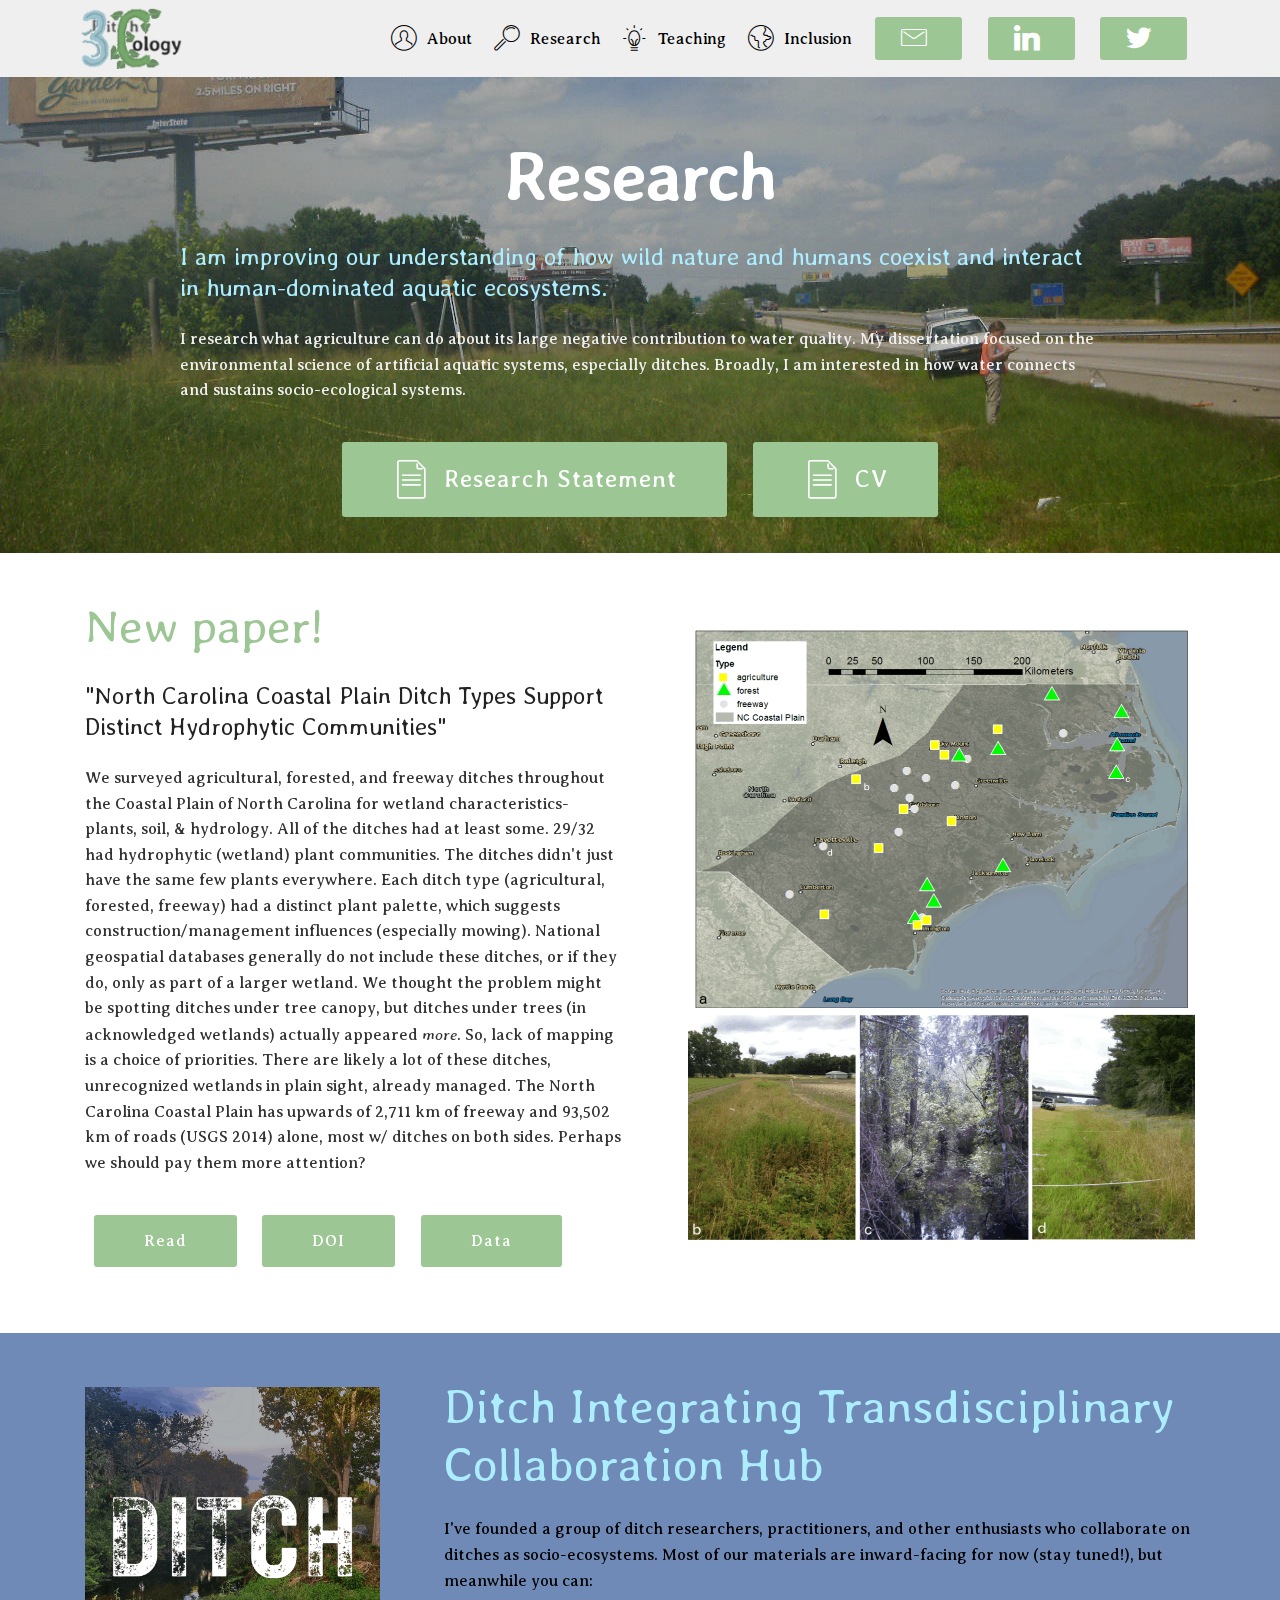
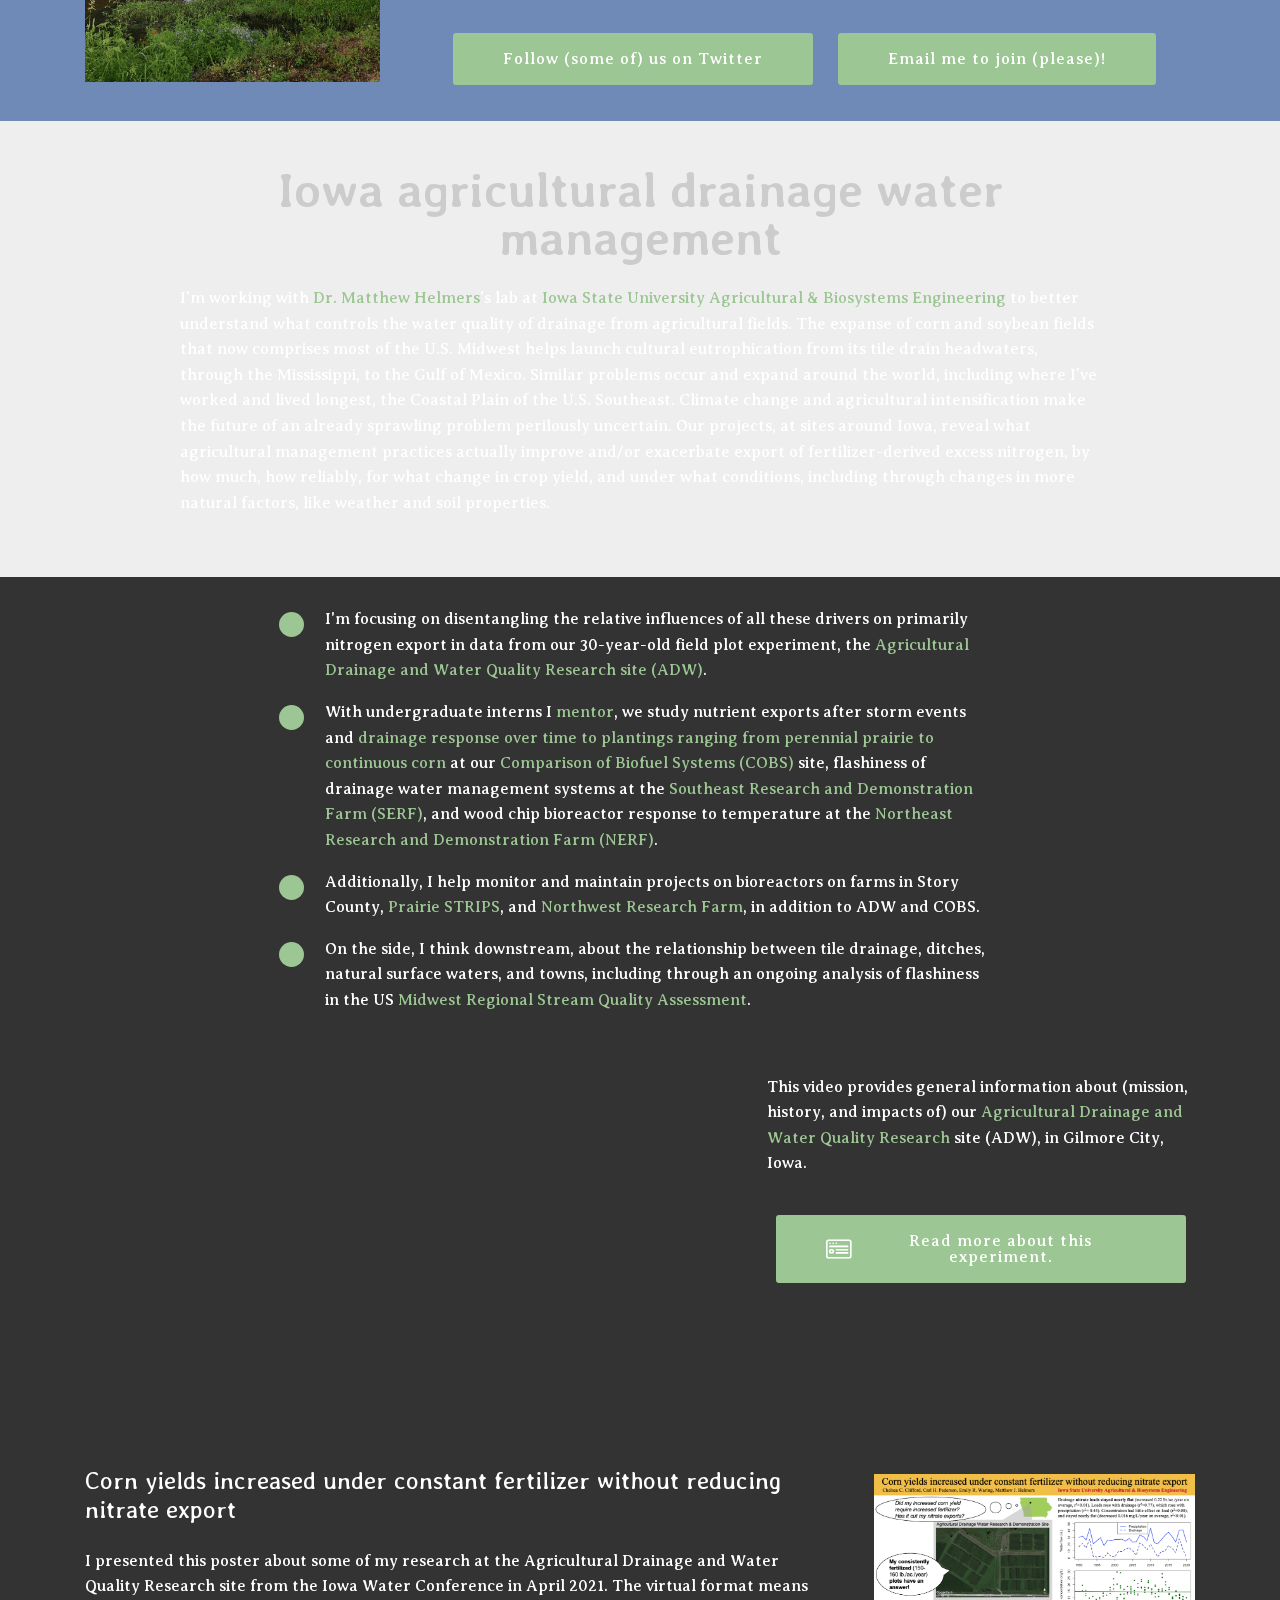
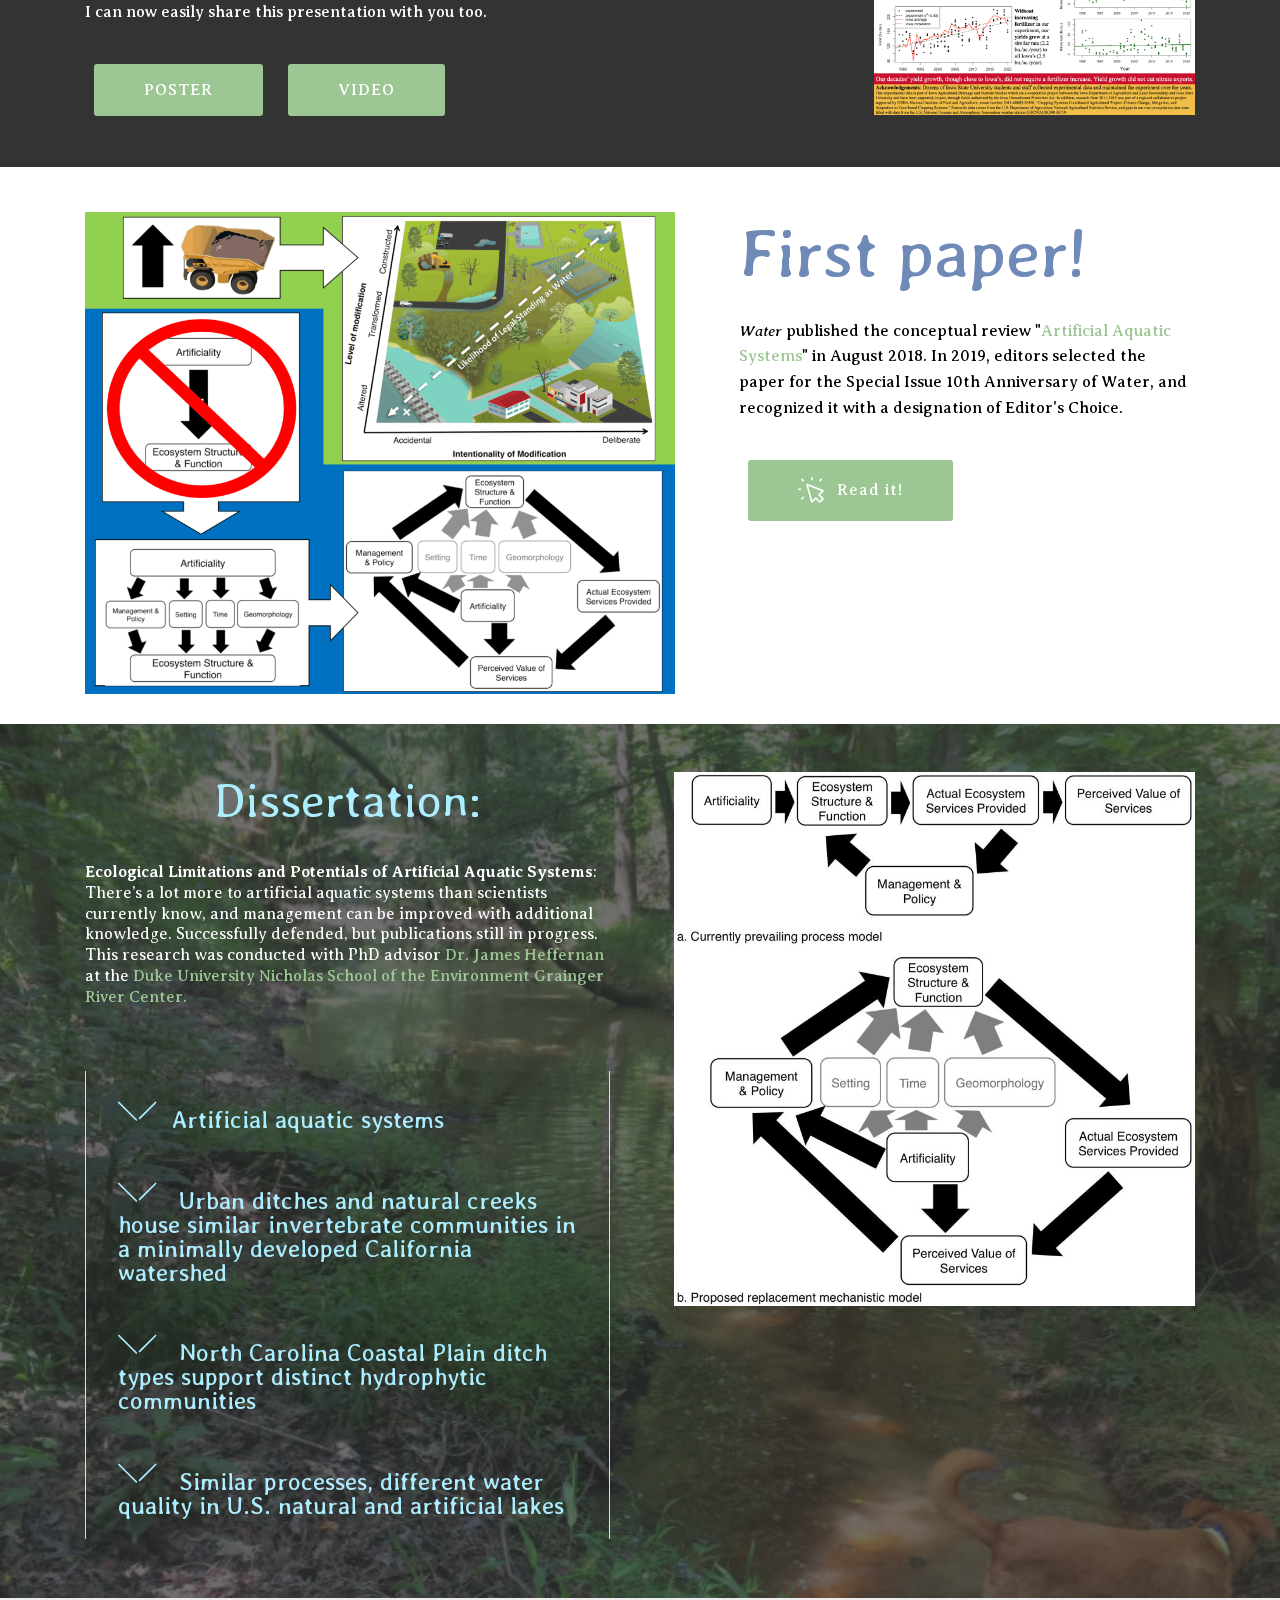
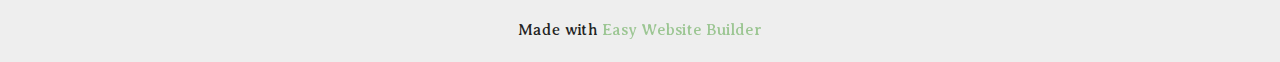
<file: research.html>
<!DOCTYPE html>
<html  >
<head>
  <!-- Site made with Mobirise Website Builder v5.6.5, https://mobirise.com -->
  <meta charset="UTF-8">
  <meta http-equiv="X-UA-Compatible" content="IE=edge">
  <meta name="generator" content="Mobirise v5.6.5, mobirise.com">
  <meta name="twitter:card" content="summary_large_image"/>
  <meta name="twitter:image:src" content="">
  <meta property="og:image" content="">
  <meta name="twitter:title" content="Research">
  <meta name="viewport" content="width=device-width, initial-scale=1, minimum-scale=1">
  <link rel="shortcut icon" href="assets/images/3cology-122x73.png" type="image/x-icon">
  <meta name="description" content="Chelsea Clifford's research (aquatic socio-ecology)">
  
  
  <title>Research</title>
  <link rel="stylesheet" href="assets/web/assets/mobirise-icons/mobirise-icons.css">
  <link rel="stylesheet" href="assets/web/assets/mobirise-icons-bold/mobirise-icons-bold.css">
  <link rel="stylesheet" href="assets/bootstrap/css/bootstrap.min.css">
  <link rel="stylesheet" href="assets/bootstrap/css/bootstrap-grid.min.css">
  <link rel="stylesheet" href="assets/bootstrap/css/bootstrap-reboot.min.css">
  <link rel="stylesheet" href="assets/tether/tether.min.css">
  <link rel="stylesheet" href="assets/dropdown/css/style.css">
  <link rel="stylesheet" href="assets/socicon/css/styles.css">
  <link rel="stylesheet" href="assets/theme/css/style.css">
  <link rel="preload" href="https://fonts.googleapis.com/css?family=Averia+Gruesa+Libre:400&display=swap" as="style" onload="this.onload=null;this.rel='stylesheet'">
  <noscript><link rel="stylesheet" href="https://fonts.googleapis.com/css?family=Averia+Gruesa+Libre:400&display=swap"></noscript>
  <link rel="preload" href="https://fonts.googleapis.com/css?family=Averia+Libre:300,300i,400,400i,700,700i&display=swap" as="style" onload="this.onload=null;this.rel='stylesheet'">
  <noscript><link rel="stylesheet" href="https://fonts.googleapis.com/css?family=Averia+Libre:300,300i,400,400i,700,700i&display=swap"></noscript>
  <link rel="preload" href="https://fonts.googleapis.com/css?family=Averia+Serif+Libre:300,300i,400,400i,700,700i&display=swap" as="style" onload="this.onload=null;this.rel='stylesheet'">
  <noscript><link rel="stylesheet" href="https://fonts.googleapis.com/css?family=Averia+Serif+Libre:300,300i,400,400i,700,700i&display=swap"></noscript>
  <link rel="preload" as="style" href="assets/mobirise/css/mbr-additional.css"><link rel="stylesheet" href="assets/mobirise/css/mbr-additional.css" type="text/css">
  
  
  
  
</head>
<body>
  
  <section class="menu cid-qMl2OfloLL" once="menu" id="menu2-m">

    

    <nav class="navbar navbar-expand beta-menu navbar-dropdown align-items-center navbar-fixed-top navbar-toggleable-sm">
        <button class="navbar-toggler navbar-toggler-right" type="button" data-toggle="collapse" data-target="#navbarSupportedContent" aria-controls="navbarSupportedContent" aria-expanded="false" aria-label="Toggle navigation">
            <div class="hamburger">
                <span></span>
                <span></span>
                <span></span>
                <span></span>
            </div>
        </button>
        <div class="menu-logo">
            <div class="navbar-brand">
                <span class="navbar-logo">
                    <a href="index.html">
                        <img src="assets/images/3cology-122x73.png" alt="Mobirise" title="" style="height: 3.8rem;">
                    </a>
                </span>
                
            </div>
        </div>
        <div class="collapse navbar-collapse" id="navbarSupportedContent">
            <ul class="navbar-nav nav-dropdown" data-app-modern-menu="true"><li class="nav-item"><a class="nav-link link text-black display-4" href="about.html"><span class="mbri-user mbr-iconfont mbr-iconfont-btn"></span>
                        About</a></li><li class="nav-item dropdown">
                    <a class="nav-link link text-black display-4" href="research.html" aria-expanded="false"><span class="mbri-search mbr-iconfont mbr-iconfont-btn"></span>Research</a>
                </li><li class="nav-item"><a class="nav-link link text-black display-4" href="teaching.html" aria-expanded="false"><span class="mbri-idea mbr-iconfont mbr-iconfont-btn"></span>Teaching</a></li><li class="nav-item"><a class="nav-link link text-black display-4" href="d&i.html" aria-expanded="false"><span class="mbri-globe mbr-iconfont mbr-iconfont-btn"></span>Inclusion</a></li></ul>
            <div class="navbar-buttons mbr-section-btn"><a class="btn btn-sm btn-primary display-4" href="mailto:chelseaclifford@gmail.com"><span class="mbri-letter mbr-iconfont mbr-iconfont-btn"></span>
                    </a> <a class="btn btn-sm btn-primary display-4" href="https://www.linkedin.com/in/chelsea-clifford" target="_blank"><span class="socicon socicon-linkedin mbr-iconfont mbr-iconfont-btn"></span>
                    </a> <a class="btn btn-sm btn-primary display-4" href="https://twitter.com/DitchOntologist" target="_blank"><span class="socicon socicon-twitter mbr-iconfont mbr-iconfont-btn"></span>
                    </a></div>
        </div>
    </nav>
</section>

<section class="header1 cid-qOuUuuFXle mbr-parallax-background" id="header1-17">

    

    <div class="mbr-overlay" style="opacity: 0.2; background-color: rgb(0, 0, 0);">
    </div>

    <div class="container">
        <div class="row justify-content-md-center">
            <div class="mbr-white col-md-10">
                <h1 class="mbr-section-title align-center mbr-bold pb-3 mbr-fonts-style display-1">
                    Research</h1>
                <h3 class="mbr-section-subtitle align-center mbr-light pb-3 mbr-fonts-style display-5">I am improving our understanding of how wild nature and humans coexist and interact in human-dominated aquatic ecosystems.</h3>
                <p class="mbr-text align-center pb-3 mbr-fonts-style display-7">I research what agriculture can do about its large negative contribution to water quality. My dissertation focused on the environmental science of artificial aquatic systems, especially ditches. Broadly, I am interested in how water connects and sustains socio-ecological systems.
                </p>
                <div class="mbr-section-btn align-center"><a class="btn btn-md btn-primary display-5" href="assets/files/Research-StatementCClifford2023.docx" target="_blank">
                        <span class="mbr-iconfont mbri-file"></span>Research Statement</a> <a class="btn btn-md btn-primary display-5" href="assets/files/CClifford_CV.pdf" target="_blank">
                        <span class="mbr-iconfont mbri-file"></span>CV</a></div>
            </div>
        </div>
    </div>

</section>

<section class="header3 cid-tHKt6QwJQi" id="header3-28">

    

    

    <div class="container">
        <div class="media-container-row">
            <div class="mbr-figure" style="width: 100%;">
                <img src="assets/images/fig1-1014x1248.png" alt="Map of 32 sites sampled in North Carolina Coastal Plain, with photographs of an agricultural, forested, and freeway ditch">
            </div>

            <div class="media-content">
                <h1 class="mbr-section-title mbr-white pb-3 mbr-fonts-style display-2">
                    New paper!</h1>
                <h3 class="mbr-section-subtitle align-left mbr-white mbr-light pb-3 mbr-fonts-style display-5">"North Carolina Coastal Plain Ditch Types Support Distinct Hydrophytic Communities"</h3>
                <div class="mbr-section-text mbr-white pb-3 ">
                    <p class="mbr-text mbr-fonts-style display-7">We surveyed agricultural, forested, and freeway ditches throughout the Coastal Plain of North Carolina for wetland characteristics- plants, soil, &amp; hydrology. All of the ditches had at least some. 29/32 had hydrophytic (wetland) plant communities.&nbsp;The ditches didn't just have the same few plants everywhere. Each ditch type (agricultural, forested, freeway) had a distinct plant palette, which suggests construction/management influences (especially mowing).&nbsp;National geospatial databases generally do not include these ditches, or if they do, only as part of a larger wetland. We thought the problem might be spotting ditches under tree canopy, but ditches under trees (in acknowledged wetlands) actually appeared <em>more</em>. So, lack of mapping is a choice of priorities.&nbsp;There are likely a lot of these ditches, unrecognized wetlands in plain sight, already managed. The North Carolina Coastal Plain has upwards of 2,711 km of freeway and 93,502 km of roads (USGS 2014) alone, most w/ ditches on both sides. Perhaps we should pay them more attention?</p>
                </div>
                <div class="mbr-section-btn"><a class="btn btn-md btn-primary display-4" href="https://rdcu.be/desQ8" target="_blank">Read</a>
                    <a class="btn btn-md btn-primary display-4" href="https://doi.org/10.1007/s13157-023-01703-5" target="_blank">DOI</a> <a class="btn btn-md btn-primary display-4" href="https://doi.org/10.6073/pasta/e990bec9b635714f8ab9bad1c0bfe05c" target="_blank">Data</a></div>
            </div>
        </div>
    </div>

</section>

<section class="header3 cid-tHKygApobr" id="header3-2a">

    

    

    <div class="container">
        <div class="media-container-row">
            <div class="mbr-figure" style="width: 45%;">
                <img src="assets/images/ditch-3-500x500.png" alt="DITCH logo (word &quot;DITCH&quot; over very vegetated ditch in Sarasota County)">
            </div>

            <div class="media-content">
                <h1 class="mbr-section-title mbr-white pb-3 mbr-fonts-style display-2">
                    Ditch Integrating Transdisciplinary Collaboration Hub</h1>
                
                <div class="mbr-section-text mbr-white pb-3 ">
                    <p class="mbr-text mbr-fonts-style display-7">
                        I've founded a group of ditch researchers, practitioners, and other enthusiasts who collaborate on ditches as socio-ecosystems. Most of our materials are inward-facing for now (stay tuned!), but meanwhile you can:</p>
                </div>
                <div class="mbr-section-btn"><a class="btn btn-md btn-primary display-4" href="https://twitter.com/i/lists/1559655635679170563" target="_blank">Follow (some of) us on Twitter</a> <a class="btn btn-md btn-primary display-4" href="mailto:chelseaclifford@gmail.com">Email me to join (please)!</a></div>
            </div>
        </div>
    </div>

</section>

<section class="mbr-section info3 cid-rO9VAj7X3w mbr-parallax-background" id="info3-1p">

    

    

    <div class="container">
        <div class="row justify-content-center">
            <div class="media-container-column title col-12 col-md-10">
                <h2 class="align-left mbr-bold mbr-white pb-3 mbr-fonts-style display-2">Iowa agricultural drainage water management</h2>
                
                <p class="mbr-text align-left mbr-white mbr-fonts-style display-7">I'm working with <a href="https://www.abe.iastate.edu/matthew-helmers/" class="text-primary" target="_blank">Dr. Matthew Helmers</a>'s lab at <a href="https://www.abe.iastate.edu/" class="text-primary" target="_blank">Iowa State University Agricultural &amp; Biosystems Engineering</a> to better understand what controls the water quality of drainage from agricultural fields. The expanse of corn and soybean fields that now comprises most of the U.S. Midwest helps launch cultural eutrophication from its tile drain headwaters, through the Mississippi, to the Gulf of Mexico. Similar problems occur and expand around the world, including where I've worked and lived longest, the Coastal Plain of the U.S. Southeast. Climate change and agricultural intensification make the future of an already sprawling problem perilously uncertain. Our projects, at sites around Iowa, reveal what agricultural management practices actually improve and/or exacerbate export of fertilizer-derived excess nitrogen, by how much, how reliably, for what change in crop yield, and under what conditions, including through changes in more natural factors, like weather and soil properties.<br></p>
                
            </div>
        </div>
    </div>
</section>

<section class="mbr-section article content12 cid-t0VXqAJSOw" id="content12-21">
     

    <div class="container">
        <div class="media-container-row">
            <div class="mbr-text counter-container col-12 col-md-8 mbr-fonts-style display-7">
                <ul>
                    <li>I'm focusing on disentangling the relative influences of all these drivers on primarily nitrogen export in data from our 30-year-old field plot experiment, the <a href="https://www.cals.iastate.edu/inrc/gilmore-city-dwrf" class="text-primary" target="_blank">Agricultural Drainage and Water Quality Research site (ADW)</a>.</li>
                    <li>With undergraduate interns I <a href="teaching.html" class="text-primary">mentor</a>, we study nutrient exports after storm events and <a href="https://ui.adsabs.harvard.edu/abs/2021AGUFM.H52I..05S/abstract" class="text-primary" target="_blank">drainage response over time to plantings ranging from perennial prairie to continuous corn</a> at our <a href="http://cobs.agron.iastate.edu/" class="text-primary" target="_blank">Comparison of Biofuel Systems (COBS)</a> site, flashiness of drainage water management systems at the <a href="https://www.cals.iastate.edu/inrc/serf-drainage" class="text-primary" target="_blank">Southeast Research and Demonstration Farm (SERF)</a>, and wood chip bioreactor response to temperature at the <a href="https://www.cals.iastate.edu/inrc/nerf-bioreactor" class="text-primary" target="_blank">Northeast Research and Demonstration Farm (NERF)</a>.&nbsp;</li>
                    <li>Additionally, I help monitor and maintain projects on bioreactors on farms in Story County, <a href="https://www.nrem.iastate.edu/research/STRIPS/" class="text-primary" target="_blank">Prairie STRIPS</a>, and <a href="https://farms.cals.iastate.edu/project/northwest-research-and-demonstration-farm" class="text-primary" target="_blank">Northwest Research Farm</a>, in addition to ADW and COBS.</li><li>On the side, I think downstream, about the relationship between tile drainage, ditches, natural surface waters, and towns, including through an ongoing analysis of flashiness in the US <a href="https://webapps.usgs.gov/rsqa/#!/" class="text-primary" target="_blank">Midwest Regional Stream Quality Assessment</a>.</li>
                </ul>
            </div>
        </div>
    </div>
</section>

<section class="header7 cid-rO9Houod8o" id="header7-1n">

    

    

    <div class="container">
        <div class="media-container-row">

            <div class="media-content align-right">
                
                <div class="mbr-section-text mbr-white pb-3">
                    <p class="mbr-text mbr-fonts-style display-7">
                        This video provides general information about (mission, history, and impacts of) our&nbsp;<a href="https://www.cals.iastate.edu/inrc/gilmore-city-dwrf" class="text-primary" target="_blank">Agricultural Drainage and Water Quality Research</a> site (ADW), in Gilmore City, Iowa.</p>
                </div>
                <div class="mbr-section-btn"><a class="btn btn-md btn-primary display-4" href="https://news.engineering.iastate.edu/2016/01/20/nations-premier-site-for-water-quality-science-drives-progress/" target="_blank"><span class="mbrib-sites mbr-iconfont mbr-iconfont-btn"></span>Read more about this experiment.</a></div>
            </div>

            <div class="mbr-figure" style="width: 150%;"><iframe class="mbr-embedded-video" src="https://www.youtube.com/embed/GF6EVeMi58o?rel=0&amp;amp;mute=1&amp;showinfo=0&amp;autoplay=0&amp;loop=0" width="1280" height="720" frameborder="0" allowfullscreen></iframe></div>

        </div>
    </div>
</section>

<section class="header3 cid-t0W0fjIlZ6" id="header3-22">

    

    

    <div class="container">
        <div class="media-container-row">
            <div class="mbr-figure" style="width: 50%;">
                <a href="assets/files/poster-2021.pdf"><img src="assets/images/poster-2021-1014x761.png" alt="image of poster; click for pdf"></a>
            </div>

            <div class="media-content">
                <h1 class="mbr-section-title mbr-white pb-3 mbr-fonts-style display-5">Corn yields increased under constant fertilizer without reducing nitrate export</h1>
                
                <div class="mbr-section-text mbr-white pb-3 ">
                    <p class="mbr-text mbr-fonts-style display-7">I presented this poster about some of my research at the Agricultural Drainage and Water Quality Research site from the  Iowa Water Conference in April 2021. The virtual format means I can now easily share this presentation with you too.</p>
                </div>
                <div class="mbr-section-btn"><a class="btn btn-md btn-primary display-4" href="assets/files/poster-2021.pdf" target="_blank">POSTER</a>
                    <a class="btn btn-md btn-primary display-4" href="https://www.youtube.com/watch?v=9LPNHBfosWk" target="_blank">VIDEO</a></div>
            </div>
        </div>
    </div>

</section>

<section class="header3 cid-r16yPyYEMM" id="header3-1i">

    

    

    <div class="container">
        <div class="media-container-row">
            <div class="mbr-figure" style="width: 135%;">
                <img src="assets/images/cclifford-graphicalabstract-1014x829.png" alt="graphical abstract for &quot;Artificial Aquatic Systems&quot;" title="Artificial Aquatic Systems">
            </div>

            <div class="media-content">
                <h1 class="mbr-section-title mbr-white pb-3 mbr-fonts-style display-1">First paper!</h1>
                
                <div class="mbr-section-text mbr-white pb-3 ">
                    <p class="mbr-text mbr-fonts-style display-7"><em>Water</em> published the conceptual review "<a href="http://www.mdpi.com/2073-4441/10/8/1096" class="text-primary" target="_blank">Artificial Aquatic Systems</a>" in August 2018. In 2019, editors selected the paper for the&nbsp;Special Issue 10th Anniversary of Water, and recognized it with a designation of Editor's Choice.<br></p>
                </div>
                <div class="mbr-section-btn"><a class="btn btn-md btn-primary display-4" href="http://www.mdpi.com/2073-4441/10/8/1096" target="_blank"><span class="mbrib-cursor-click mbr-iconfont mbr-iconfont-btn"></span>Read it!</a></div>
            </div>
        </div>
    </div>

</section>

<section class="accordion2 cid-qOuYyOksJg" id="accordion2-18">

    


    <div class="mbr-overlay" style="opacity: 0.7; background-color: rgb(51, 51, 51);">
    </div>
    <div class="container">
        <div class="media-container-row pt-5">
            <div class="accordion-content">
                <h2 class="mbr-section-title align-center pb-3 mbr-fonts-style display-2">Dissertation:</h2>
                <h3 class="mbr-section-subtitle pt-2 align-center mbr-light mbr-fonts-style display-7"><strong>Ecological Limitations and Potentials of Artificial Aquatic Systems</strong>: There’s a lot more to artificial aquatic systems than scientists currently know, and management can be improved with additional knowledge. Successfully defended, but publications still in progress. This research was conducted with PhD advisor <a href="https://heffernanlab.weebly.com/" class="text-primary" target="_blank">Dr. James Heffernan</a> at the <a href="https://nicholas.duke.edu/" class="text-primary" target="_blank">Duke University Nicholas School of the Environment</a> <a href="http://www.dukerivercenter.org/" class="text-primary" target="_blank">Grainger River Center.</a><br></h3>
                <div id="bootstrap-accordion_7" class="panel-group accordionStyles accordion pt-5 mt-3" role="tablist" aria-multiselectable="true">
                        <div class="card">
                            <div class="card-header" role="tab" id="headingOne">
                                <a role="button" class="collapsed panel-title text-black" data-toggle="collapse" data-core="" href="#collapse1_7" aria-expanded="false" aria-controls="collapse1">
                                    <h4 class="mbr-fonts-style display-5">
                                        <span class="sign mbr-iconfont mbri-arrow-down inactive"></span>Artificial aquatic systems</h4>
                                </a>
                            </div>
                            <div id="collapse1_7" class="panel-collapse noScroll collapse" role="tabpanel" aria-labelledby="headingOne" data-parent="#bootstrap-accordion_7">
                                <div class="panel-body p-4">
                                    <p class="mbr-fonts-style panel-text display-7">Clifford, C.C. Heffernan, J.B. “Artificial Aquatic Systems.” MDPI. Water 2018, 10(8), 1096; <a href="https://doi.org/10.3390/w10081096" class="text-primary" target="_blank">https://doi.org/10.3390/w10081096</a>.<br><br>A variety of waterbodies may count as artificial in different contexts. Artificiality is an insufficient explanation for their ecological condition; instead we should test process-based alternatives such as setting, design, and age. Better knowledge of these drivers could improve management potential over a potentially large expanse of ecosystems, known to sometimes provide ecosystem services and disservices of concern. Policy based on our current perception of these systems may reinforce negative expectations.</p>
                                </div>
                            </div>
                        </div>
                
                        <div class="card">
                            <div class="card-header" role="tab" id="headingTwo">
                                <a role="button" class="collapsed panel-title text-black" data-toggle="collapse" data-core="" href="#collapse2_7" aria-expanded="false" aria-controls="collapse2">
                                    <h4 class="mbr-fonts-style mbr-fonts-style display-5">
                                        <span class="sign mbr-iconfont mbri-arrow-down inactive"></span>&nbsp;Urban ditches and natural creeks house similar invertebrate communities in a minimally developed California watershed</h4>
                                </a>
                                
                            </div>
                            <div id="collapse2_7" class="panel-collapse noScroll collapse" role="tabpanel" aria-labelledby="headingTwo" data-parent="#bootstrap-accordion_7">
                                <div class="panel-body p-4">
                                    <p class="mbr-fonts-style panel-text display-7">Irrigation-style ditches in network with a natural creek fresh from the Sierra Nevada Mountains in small Bishop, California, have statistically undifferentiable benthic macroinvertebrate communities from natural creek communities, given similar substrate and same season. Communities do decline in sensitive taxa (mayflies, stoneflies, and caddisflies) and biodiversity downstream across town, presumably as the influence of urban and agricultural land use increases. Communities in creeks that are close together are more similar than communities in ditches that are close together, suggesting some difference in community assembly.</p>
                                </div>
                            </div>
                        </div>
                
                        <div class="card">
                            <div class="card-header" role="tab" id="headingThree">
                                <a role="button" class="collapsed panel-title text-black" data-toggle="collapse" data-core="" href="#collapse3_7" aria-expanded="false" aria-controls="collapse3">
                                    <h4 class="mbr-fonts-style display-5">
                                        <span class="sign mbr-iconfont mbri-arrow-down inactive"></span>&nbsp;North Carolina Coastal Plain ditch types support distinct hydrophytic communities</h4>
                                </a>
                            </div>
                            <div id="collapse3_7" class="panel-collapse noScroll collapse" role="tabpanel" aria-labelledby="headingThree" data-parent="#bootstrap-accordion_7">
                                <div class="panel-body p-4">
                                    <p class="mbr-fonts-style panel-text display-7">Across 32 agricultural, forested, and freeway roadside ditch reaches in the North Carolina Coastal Plain, all supported predominantly wetland plants, and had at least some soil carbon and signs of wetness. Plant communities differed across site types, however, in response to landscape variables like development in the vicinity and local variables like apparent mowing (on freeway roadsides). Forested sites were more easterly and swampy. Agricultural sites had greater plant cover, including of taxa of driest and wettest wetland indicator groups.<br><br>Clifford, C.C.; Heffernan, J.B. “North Carolina Coastal Plain ditch types support distinct hydrophytic communities.” Wetlands 2023, 43, 56.  <a href="https://doi.org/10.1007/s13157-023-01703-5 " class="text-primary" target="_blank">https://doi.org/10.1007/s13157-023-01703-5&nbsp;</a> <br>(Read only <a href="https://rdcu.be/desQ8" class="text-primary" target="_blank">view here</a>.)&nbsp;<br></p>
                                </div>
                            </div>
                        </div>
                
                        <div class="card">
                            <div class="card-header" role="tab" id="headingFour">
                                <a role="button" class="collapsed panel-title text-black" data-toggle="collapse" data-core="" href="#collapse4_7" aria-expanded="false" aria-controls="collapse4">
                                    <h4 class="mbr-fonts-style display-5">
                                        <span class="sign mbr-iconfont mbri-arrow-down inactive"></span>&nbsp;Similar processes, different water quality in U.S. natural and artificial lakes</h4>
                                </a>
                            </div>
                            <div id="collapse4_7" class="panel-collapse noScroll collapse" role="tabpanel" aria-labelledby="headingFour" data-parent="#bootstrap-accordion_7">
                                <div class="panel-body p-4">
                                    <p class="mbr-fonts-style panel-text display-7">The <a href="https://www.epa.gov/national-aquatic-resource-surveys/nla" class="text-primary" target="_blank">U.S. National Lakes Assessment</a>, executed by the USEPA, examined over 1000 lakes in 2007 and again in 2012, about half natural and half artificial reservoirs both times. They found differences in the conditions of these two categories, but they did not explore their underlying data to see why the differences occurred. Our structural equations model suggests that algal blooms form through similar processes in both systems, with statistically significant differences, with manmade lakes being less predictable.</p>
                                </div>
                            </div>
                        </div>
                
                        
                
                        
                </div>
            </div>
            <div class="mbr-figure" style="width: 105%;">
                    <img src="assets/images/newwheel-858x879.jpg" alt="diagram suggesting human influence on ecoystems as more cyclical than linear" title="">
            </div>
        </div>
    </div>
</section><section class="display-7" style="padding: 0;align-items: center;justify-content: center;flex-wrap: wrap;    align-content: center;display: flex;position: relative;height: 4rem;"><a href="https://mobiri.se/577169" style="flex: 1 1;height: 4rem;position: absolute;width: 100%;z-index: 1;"><img alt="" style="height: 4rem;" src="[data-uri]"></a><p style="margin: 0;text-align: center;" class="display-7">Made with &#8204;</p><a style="z-index:1" href="https://mobirise.com/builder/easiest-website-builder.html">Easy Website Builder</a></section><script src="assets/popper/popper.min.js"></script>  <script src="assets/web/assets/jquery/jquery.min.js"></script>  <script src="assets/bootstrap/js/bootstrap.min.js"></script>  <script src="assets/tether/tether.min.js"></script>  <script src="assets/smoothscroll/smooth-scroll.js"></script>  <script src="assets/dropdown/js/nav-dropdown.js"></script>  <script src="assets/dropdown/js/navbar-dropdown.js"></script>  <script src="assets/touchswipe/jquery.touch-swipe.min.js"></script>  <script src="assets/parallax/jarallax.min.js"></script>  <script src="assets/mbr-switch-arrow/mbr-switch-arrow.js"></script>  <script src="assets/theme/js/script.js"></script>  
  
  
</body>
</html>
</file>
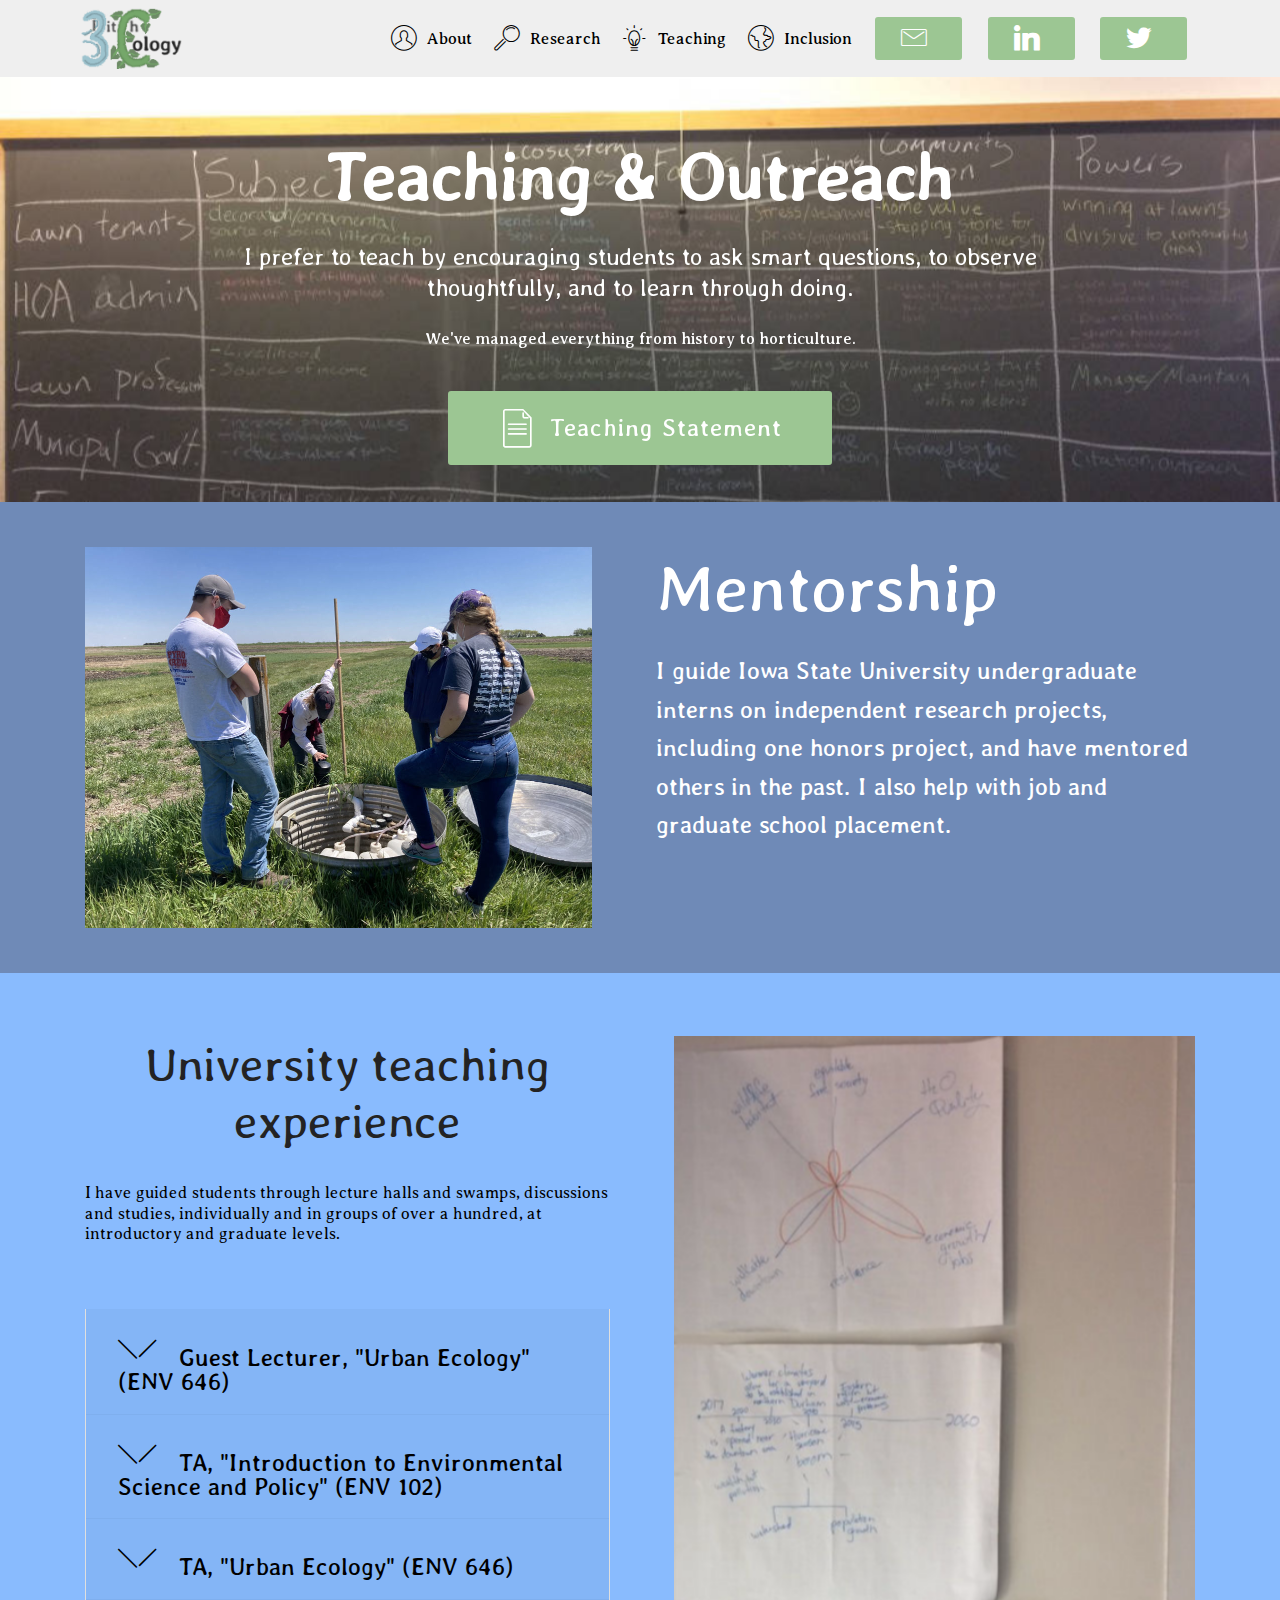
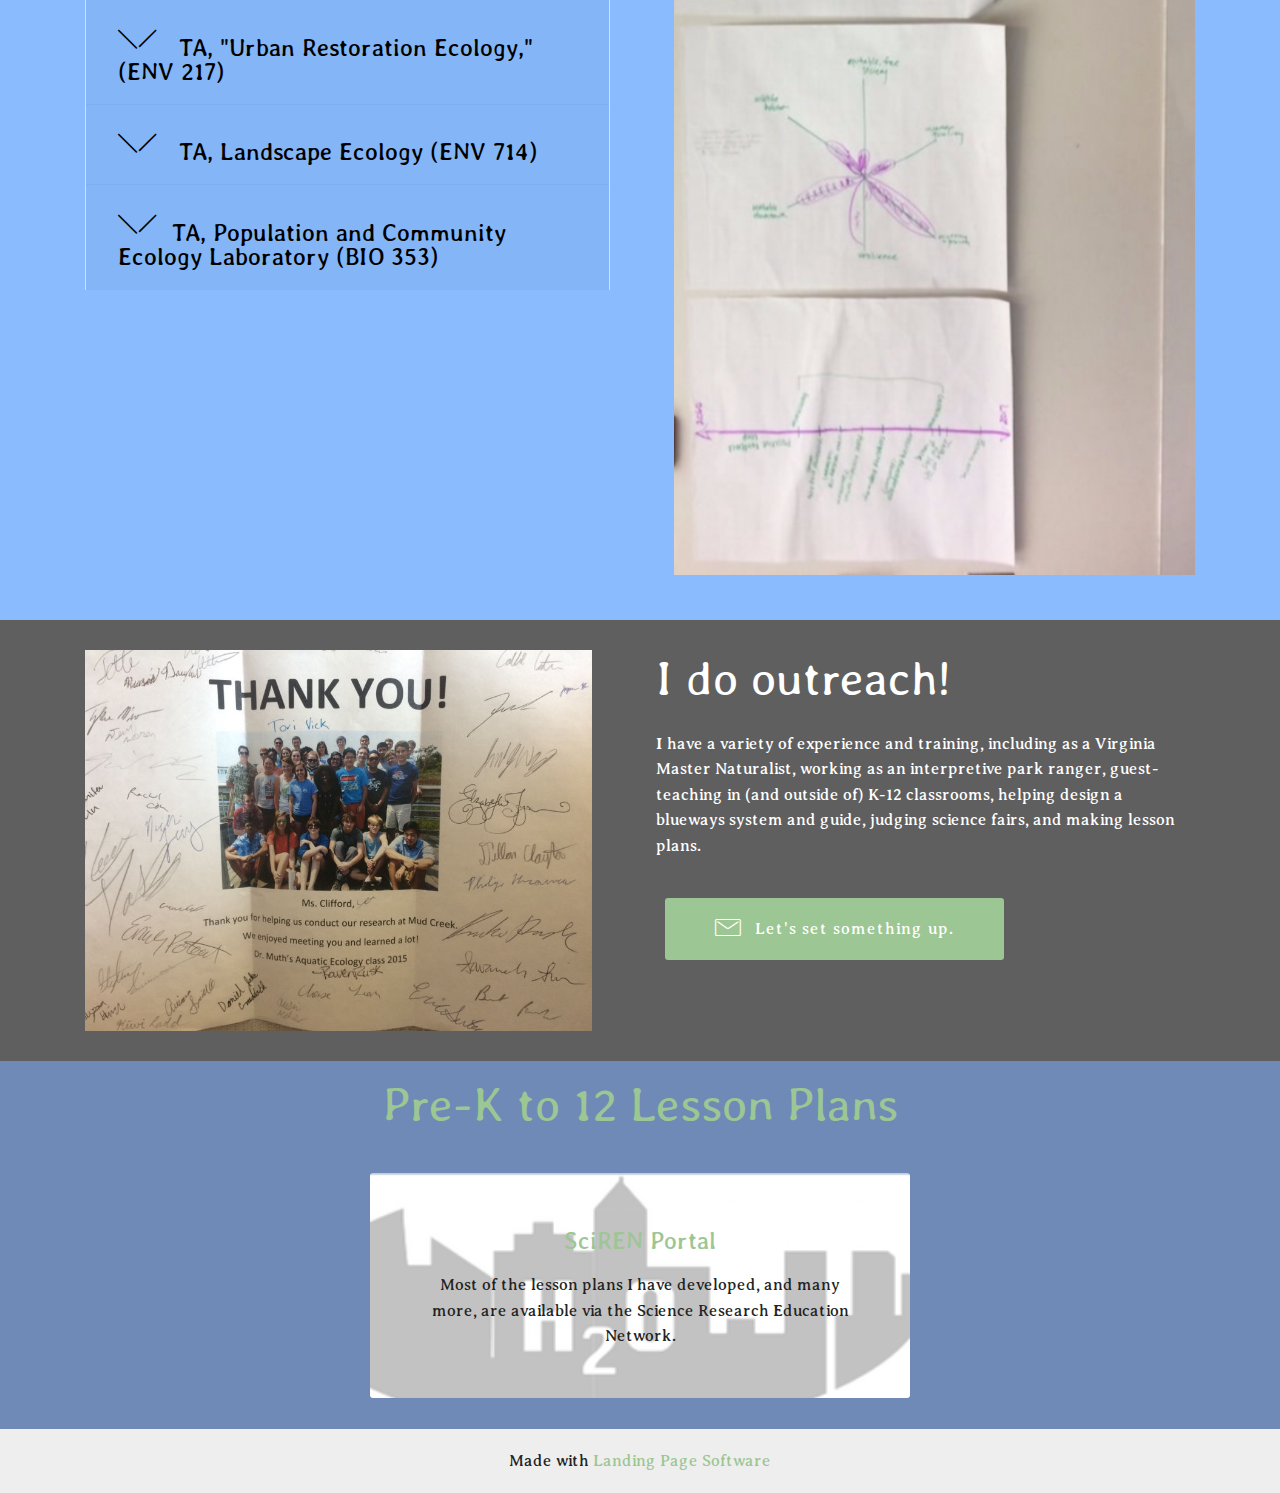
<file: teaching.html>
<!DOCTYPE html>
<html  >
<head>
  <!-- Site made with Mobirise Website Builder v5.6.5, https://mobirise.com -->
  <meta charset="UTF-8">
  <meta http-equiv="X-UA-Compatible" content="IE=edge">
  <meta name="generator" content="Mobirise v5.6.5, mobirise.com">
  <meta name="twitter:card" content="summary_large_image"/>
  <meta name="twitter:image:src" content="">
  <meta property="og:image" content="">
  <meta name="twitter:title" content="Teaching">
  <meta name="viewport" content="width=device-width, initial-scale=1, minimum-scale=1">
  <link rel="shortcut icon" href="assets/images/3cology-122x73.png" type="image/x-icon">
  <meta name="description" content="Chelsea Clifford's teaching experience and resources (including lesson plans)">
  
  
  <title>Teaching</title>
  <link rel="stylesheet" href="assets/web/assets/mobirise-icons/mobirise-icons.css">
  <link rel="stylesheet" href="assets/bootstrap/css/bootstrap.min.css">
  <link rel="stylesheet" href="assets/bootstrap/css/bootstrap-grid.min.css">
  <link rel="stylesheet" href="assets/bootstrap/css/bootstrap-reboot.min.css">
  <link rel="stylesheet" href="assets/tether/tether.min.css">
  <link rel="stylesheet" href="assets/dropdown/css/style.css">
  <link rel="stylesheet" href="assets/socicon/css/styles.css">
  <link rel="stylesheet" href="assets/theme/css/style.css">
  <link rel="preload" href="https://fonts.googleapis.com/css?family=Averia+Gruesa+Libre:400&display=swap" as="style" onload="this.onload=null;this.rel='stylesheet'">
  <noscript><link rel="stylesheet" href="https://fonts.googleapis.com/css?family=Averia+Gruesa+Libre:400&display=swap"></noscript>
  <link rel="preload" href="https://fonts.googleapis.com/css?family=Averia+Libre:300,300i,400,400i,700,700i&display=swap" as="style" onload="this.onload=null;this.rel='stylesheet'">
  <noscript><link rel="stylesheet" href="https://fonts.googleapis.com/css?family=Averia+Libre:300,300i,400,400i,700,700i&display=swap"></noscript>
  <link rel="preload" href="https://fonts.googleapis.com/css?family=Averia+Serif+Libre:300,300i,400,400i,700,700i&display=swap" as="style" onload="this.onload=null;this.rel='stylesheet'">
  <noscript><link rel="stylesheet" href="https://fonts.googleapis.com/css?family=Averia+Serif+Libre:300,300i,400,400i,700,700i&display=swap"></noscript>
  <link rel="preload" as="style" href="assets/mobirise/css/mbr-additional.css"><link rel="stylesheet" href="assets/mobirise/css/mbr-additional.css" type="text/css">
  
  
  
  
</head>
<body>
  
  <section class="menu cid-qMl2OfloLL" once="menu" id="menu2-o">

    

    <nav class="navbar navbar-expand beta-menu navbar-dropdown align-items-center navbar-fixed-top navbar-toggleable-sm">
        <button class="navbar-toggler navbar-toggler-right" type="button" data-toggle="collapse" data-target="#navbarSupportedContent" aria-controls="navbarSupportedContent" aria-expanded="false" aria-label="Toggle navigation">
            <div class="hamburger">
                <span></span>
                <span></span>
                <span></span>
                <span></span>
            </div>
        </button>
        <div class="menu-logo">
            <div class="navbar-brand">
                <span class="navbar-logo">
                    <a href="index.html">
                        <img src="assets/images/3cology-122x73.png" alt="Mobirise" title="" style="height: 3.8rem;">
                    </a>
                </span>
                
            </div>
        </div>
        <div class="collapse navbar-collapse" id="navbarSupportedContent">
            <ul class="navbar-nav nav-dropdown" data-app-modern-menu="true"><li class="nav-item"><a class="nav-link link text-black display-4" href="about.html"><span class="mbri-user mbr-iconfont mbr-iconfont-btn"></span>
                        About</a></li><li class="nav-item dropdown">
                    <a class="nav-link link text-black display-4" href="research.html" aria-expanded="false"><span class="mbri-search mbr-iconfont mbr-iconfont-btn"></span>Research</a>
                </li><li class="nav-item"><a class="nav-link link text-black display-4" href="teaching.html" aria-expanded="false"><span class="mbri-idea mbr-iconfont mbr-iconfont-btn"></span>Teaching</a></li><li class="nav-item"><a class="nav-link link text-black display-4" href="d&i.html" aria-expanded="false"><span class="mbri-globe mbr-iconfont mbr-iconfont-btn"></span>Inclusion</a></li></ul>
            <div class="navbar-buttons mbr-section-btn"><a class="btn btn-sm btn-primary display-4" href="mailto:chelseaclifford@gmail.com"><span class="mbri-letter mbr-iconfont mbr-iconfont-btn"></span>
                    </a> <a class="btn btn-sm btn-primary display-4" href="https://www.linkedin.com/in/chelsea-clifford" target="_blank"><span class="socicon socicon-linkedin mbr-iconfont mbr-iconfont-btn"></span>
                    </a> <a class="btn btn-sm btn-primary display-4" href="https://twitter.com/DitchOntologist" target="_blank"><span class="socicon socicon-twitter mbr-iconfont mbr-iconfont-btn"></span>
                    </a></div>
        </div>
    </nav>
</section>

<section class="header1 cid-qOu7oVaLrr mbr-parallax-background" id="header1-11">

    

    

    <div class="container">
        <div class="row justify-content-md-center">
            <div class="mbr-white col-md-10">
                <h1 class="mbr-section-title align-center mbr-bold pb-3 mbr-fonts-style display-1">
                    Teaching &amp; Outreach</h1>
                <h3 class="mbr-section-subtitle align-center mbr-light pb-3 mbr-fonts-style display-5">I prefer to teach by encouraging students to ask smart questions, to observe thoughtfully, and to learn through doing.</h3>
                <p class="mbr-text align-center pb-3 mbr-fonts-style display-7">
                    We've managed everything from history to horticulture.</p>
                <div class="mbr-section-btn align-center"><a class="btn btn-md btn-primary display-5" href="assets/files/Teaching-StatementCClifford2023.pdf" target="_blank">
                        <span class="mbr-iconfont mbri-file"></span>Teaching Statement</a></div>
            </div>
        </div>
    </div>

</section>

<section class="header3 cid-t0VHrIdTWA" id="header3-1x">

    

    

    <div class="container">
        <div class="media-container-row">
            <div class="mbr-figure" style="width: 100%;">
                <img src="assets/images/img-3845-1014x761.jpg" alt="Four students stand around water collection sump in Gilmore City, IA.">
            </div>

            <div class="media-content">
                <h1 class="mbr-section-title mbr-white pb-3 mbr-fonts-style display-1">Mentorship</h1>
                
                <div class="mbr-section-text mbr-white pb-3 ">
                    <p class="mbr-text mbr-fonts-style display-5">
                        I guide Iowa State University undergraduate interns on independent research projects, including one honors project, and have mentored others in the past. I also help with job and graduate school placement.</p>
                </div>
                
            </div>
        </div>
    </div>

</section>

<section class="accordion2 cid-qOui4DUTLD" id="accordion2-13">

    


    
    <div class="container">
        <div class="media-container-row pt-5">
            <div class="accordion-content">
                <h2 class="mbr-section-title align-center pb-3 mbr-fonts-style display-2">
                        University teaching experience</h2>
                <h3 class="mbr-section-subtitle pt-2 align-center mbr-light mbr-fonts-style display-7">I have guided students through lecture halls and swamps, discussions and studies, individually and in groups of over a hundred, at introductory and graduate levels.</h3>
                <div id="bootstrap-accordion_22" class="panel-group accordionStyles accordion pt-5 mt-3" role="tablist" aria-multiselectable="true">
                        <div class="card">
                            <div class="card-header" role="tab" id="headingOne">
                                <a role="button" class="collapsed panel-title text-black" data-toggle="collapse" data-core="" href="#collapse1_22" aria-expanded="false" aria-controls="collapse1">
                                    <h4 class="mbr-fonts-style display-5">
                                        <span class="sign mbr-iconfont mbri-arrow-down inactive"></span> Guest Lecturer, "Urban Ecology" (ENV 646)</h4>
                                </a>
                            </div>
                            <div id="collapse1_22" class="panel-collapse noScroll collapse" role="tabpanel" aria-labelledby="headingOne" data-parent="#bootstrap-accordion_22">
                                <div class="panel-body p-4">
                                    <p class="mbr-fonts-style panel-text display-7">I taught the "Human ecology" unit in this course at Duke University in Fall 2017. I designed interactive lesson plans with minimal lecturing and mostly activity, largely group simulations of decision-making processes, since these students were primarily environmental management master's students, interspersed with varied audiovisual materials. We wrapped up by discussing what students had concluded at the end of each class. I assigned and graded a writing assignment based on the unit. Some students told me that they appreciated the variation in class format relative to the rest of the course, but, as others commented, I could have planned and maintained organization better.</p>
                                </div>
                            </div>
                        </div>
                
                        <div class="card">
                            <div class="card-header" role="tab" id="headingTwo">
                                <a role="button" class="collapsed panel-title text-black" data-toggle="collapse" data-core="" href="#collapse2_22" aria-expanded="false" aria-controls="collapse2">
                                    <h4 class="mbr-fonts-style mbr-fonts-style display-5">
                                        <span class="sign mbr-iconfont mbri-arrow-down inactive"></span> TA, "Introduction to Environmental Science and Policy" (ENV 102)</h4>
                                </a>
                                
                            </div>
                            <div id="collapse2_22" class="panel-collapse noScroll collapse" role="tabpanel" aria-labelledby="headingTwo" data-parent="#bootstrap-accordion_22">
                                <div class="panel-body p-4">
                                    <p class="mbr-fonts-style panel-text display-7">
                                       I led a book discussion group on Barbara Kingsolver's <em>Flight Behavior</em>, and gave guest lectures on genetics and on urban ecology in this course at Duke University in Spring 2016. I graded exams, participation, and the final papers I assigned my reading group, and included a mock urban planning exercise in my guest lecture. My students learned to appreciate the difficult social dimensions of environmentalist solutions, and I learned to be more careful about ensuring that the students understood what they were supposed to have gotten out of each class by the end.</p>
                                </div>
                            </div>
                        </div>
                
                        <div class="card">
                            <div class="card-header" role="tab" id="headingThree">
                                <a role="button" class="collapsed panel-title text-black" data-toggle="collapse" data-core="" href="#collapse3_22" aria-expanded="false" aria-controls="collapse3">
                                    <h4 class="mbr-fonts-style display-5">
                                        <span class="sign mbr-iconfont mbri-arrow-down inactive"></span> TA, "Urban Ecology" (ENV 646)</h4>
                                </a>
                            </div>
                            <div id="collapse3_22" class="panel-collapse noScroll collapse" role="tabpanel" aria-labelledby="headingThree" data-parent="#bootstrap-accordion_22">
                                <div class="panel-body p-4">
                                    <p class="mbr-fonts-style panel-text display-7">I ran a short "Cool Urban Web Thing of the Day" segment each class, guided students through group research, and graded papers in this course at Duke University in Spring 2015.</p>
                                </div>
                            </div>
                        </div>
                
                        <div class="card">
                            <div class="card-header" role="tab" id="headingFour">
                                <a role="button" class="collapsed panel-title text-black" data-toggle="collapse" data-core="" href="#collapse4_22" aria-expanded="false" aria-controls="collapse4">
                                    <h4 class="mbr-fonts-style display-5">
                                        <span class="sign mbr-iconfont mbri-arrow-down inactive"></span> TA, "Urban Restoration Ecology," (ENV 217)</h4>
                                </a>
                            </div>
                            <div id="collapse4_22" class="panel-collapse noScroll collapse" role="tabpanel" aria-labelledby="headingFour" data-parent="#bootstrap-accordion_22">
                                <div class="panel-body p-4">
                                    <p class="mbr-fonts-style panel-text display-7">
                                       I contributed to teaching in the Spring 2015 Duke Immerse program joint with Paul Quinn College, including two other courses, in environmental justice and social entrepreneurship. I guest lectured on designed experiments and assisted with student projects and issues that arose during the coursework portion, and took on a leadership role in administering the program in the project stage, including guiding students through organizing a community creek clean-up on the Paul Quinn College campus in Dallas. We all learned a great deal more about managing interpersonal and bureaucratic tensions than we expected in this program, and about how to make a course work with students from mixed backgrounds.</p>
                                </div>
                            </div>
                        </div>
                
                        <div class="card">
                            <div class="card-header" role="tab" id="headingFive">
                                <a role="button" class="collapsed panel-title text-black" data-toggle="collapse" data-core="" href="#collapse5_22" aria-expanded="false" aria-controls="collapse5">
                                    <h4 class="mbr-fonts-style display-5">
                                        <span class="sign mbr-iconfont mbri-arrow-down inactive"></span> TA, Landscape Ecology (ENV 714)</h4>
                                </a>
                            </div>
                            <div id="collapse5_22" class="panel-collapse noScroll collapse" role="tabpanel" aria-labelledby="headingFive" data-parent="#bootstrap-accordion_22">
                                <div class="panel-body p-4">
                                    <p class="mbr-fonts-style panel-text display-7">In this course at Duke University in Fall 2014, I graded written assignments and offered office hours which included individualized extensive review of course material, which I learned to re-explain in different ways and media until my students understood.</p>
                                </div>
                            </div>
                        </div>
                
                        <div class="card">
                            <div class="card-header" role="tab" id="headingSix">
                                <a role="button" class="collapsed panel-title text-black" data-toggle="collapse" data-core="" href="#collapse6_22" aria-expanded="false" aria-controls="collapse6">
                                    <h4 class="mbr-fonts-style display-5">
                                        <span class="sign mbr-iconfont mbri-arrow-down inactive"></span>TA, Population and Community Ecology Laboratory (BIO 353)</h4>
                                </a>
                            </div>
                            <div id="collapse6_22" class="panel-collapse noScroll collapse" role="tabpanel" aria-labelledby="headingSix" data-parent="#bootstrap-accordion_22">
                                <div class="panel-body p-4">
                                    <p class="mbr-fonts-style panel-text display-7">
                                       In this companion course to a lecture at Carleton College in 2009, given a study system and materials to use, students designed every lab that their fellow students completed each week, then analyzed the data and presented it to their colleagues the following week, and wrote their results in journal article format. I guided each week's student leaders behind the scenes to make sure they stayed on track, and worked with them, professors, and staff to ensure that all logistics worked before, during, and after classes. I also helped students as needed with independent research conducted from question to paper in small groups. Students learned to practice the scientific method in its entirety, how to really do ecology, and I learned how to steer students without telling them what to do, to make them think for themselves instead.</p>
                                </div>
                            </div>
                        </div>
                </div>
            </div>
            <div class="mbr-figure" style="width: 105%;">
                    <img src="assets/images/student-work-3-502x1007.jpg" alt="Mobirise" title="student group work, urban ecology">
            </div>
        </div>
    </div>
</section>

<section class="header3 cid-qOuAHz6lqL mbr-parallax-background" id="header3-16">

    

    <div class="mbr-overlay" style="opacity: 0.6; background-color: rgb(0, 0, 0);">
    </div>

    <div class="container">
        <div class="media-container-row">
            <div class="mbr-figure" style="width: 100%;">
                <img src="assets/images/unadjustednonraw-thumb-1355-836x627.jpg" alt="Mobirise" title="">
            </div>

            <div class="media-content">
                <h1 class="mbr-section-title mbr-white pb-3 mbr-fonts-style display-2">
                    I do outreach!</h1>
                
                <div class="mbr-section-text mbr-white pb-3 ">
                    <p class="mbr-text mbr-fonts-style display-7"><strong>I&nbsp;</strong>have a variety of experience and training, including as a Virginia Master Naturalist, working as an interpretive park ranger,  guest-teaching in (and outside of) K-12 classrooms, helping design a blueways system and guide, judging science fairs, and making lesson plans.</p>
                </div>
                <div class="mbr-section-btn"><a class="btn btn-md btn-primary display-4" href="mailto:chelseaclifford@gmail.com"><span class="mbri-letter mbr-iconfont mbr-iconfont-btn"></span>Let's set something up.</a></div>
            </div>
        </div>
    </div>

</section>

<section class="features13 cid-qOu9v3Y368" id="features13-12">

    

    
    <div class="container">
        <h2 class="mbr-section-title pb-3 mbr-fonts-style display-2">Pre-K to 12 Lesson Plans</h2>

        <div class="media-container-row container">
            <div class="card col-12 col-md-6 p-5 m-3 align-center">
                <div class="card-img">
                    <a href="https://sciren.org/"><img src="assets/images/washedoutlogo-1-360x147.png" alt="water management game logo" title=""></a>
                </div>
                <h4 class="card-title py-2 mbr-fonts-style display-5"><a href="https://sciren.org/educators/" target="_blank">
                    SciREN Portal</a></h4>
                <p class="mbr-text mbr-fonts-style display-7">
                    Most of the lesson plans I have developed, and many more, are available via the Science Research Education Network.</p>
            </div>
            
                
        </div>
</div></section><section class="display-7" style="padding: 0;align-items: center;justify-content: center;flex-wrap: wrap;    align-content: center;display: flex;position: relative;height: 4rem;"><a href="https://mobiri.se/577169" style="flex: 1 1;height: 4rem;position: absolute;width: 100%;z-index: 1;"><img alt="" style="height: 4rem;" src="[data-uri]"></a><p style="margin: 0;text-align: center;" class="display-7">Made with &#8204;</p><a style="z-index:1" href="https://mobirise.com/builder/landing-page-software.html">Landing Page Software</a></section><script src="assets/popper/popper.min.js"></script>  <script src="assets/web/assets/jquery/jquery.min.js"></script>  <script src="assets/bootstrap/js/bootstrap.min.js"></script>  <script src="assets/tether/tether.min.js"></script>  <script src="assets/smoothscroll/smooth-scroll.js"></script>  <script src="assets/dropdown/js/nav-dropdown.js"></script>  <script src="assets/dropdown/js/navbar-dropdown.js"></script>  <script src="assets/touchswipe/jquery.touch-swipe.min.js"></script>  <script src="assets/parallax/jarallax.min.js"></script>  <script src="assets/mbr-switch-arrow/mbr-switch-arrow.js"></script>  <script src="assets/theme/js/script.js"></script>  
  
  
</body>
</html>
</file>
<file: assets/web/assets/mobirise-icons/mobirise-icons.css>
@font-face {
  font-family: 'MobiriseIcons';
  src:  url('mobirise-icons.eot?spat4u');
  src:  url('mobirise-icons.eot?spat4u#iefix') format('embedded-opentype'),
    url('mobirise-icons.ttf?spat4u') format('truetype'),
    url('mobirise-icons.woff?spat4u') format('woff'),
    url('mobirise-icons.svg?spat4u#MobiriseIcons') format('svg');
  font-weight: normal;
  font-style: normal;
  font-display: swap;
}

[class^="mbri-"], [class*=" mbri-"] {
  /* use !important to prevent issues with browser extensions that change fonts */
  font-family: MobiriseIcons !important;
  speak: none;
  font-style: normal;
  font-weight: normal;
  font-variant: normal;
  text-transform: none;
  line-height: 1;

  /* Better Font Rendering =========== */
  -webkit-font-smoothing: antialiased;
  -moz-osx-font-smoothing: grayscale;
}

.mbri-add-submenu:before {
  content: "\e900";
}
.mbri-alert:before {
  content: "\e901";
}
.mbri-align-center:before {
  content: "\e902";
}
.mbri-align-justify:before {
  content: "\e903";
}
.mbri-align-left:before {
  content: "\e904";
}
.mbri-align-right:before {
  content: "\e905";
}
.mbri-android:before {
  content: "\e906";
}
.mbri-apple:before {
  content: "\e907";
}
.mbri-arrow-down:before {
  content: "\e908";
}
.mbri-arrow-next:before {
  content: "\e909";
}
.mbri-arrow-prev:before {
  content: "\e90a";
}
.mbri-arrow-up:before {
  content: "\e90b";
}
.mbri-bold:before {
  content: "\e90c";
}
.mbri-bookmark:before {
  content: "\e90d";
}
.mbri-bootstrap:before {
  content: "\e90e";
}
.mbri-briefcase:before {
  content: "\e90f";
}
.mbri-browse:before {
  content: "\e910";
}
.mbri-bulleted-list:before {
  content: "\e911";
}
.mbri-calendar:before {
  content: "\e912";
}
.mbri-camera:before {
  content: "\e913";
}
.mbri-cart-add:before {
  content: "\e914";
}
.mbri-cart-full:before {
  content: "\e915";
}
.mbri-cash:before {
  content: "\e916";
}
.mbri-change-style:before {
  content: "\e917";
}
.mbri-chat:before {
  content: "\e918";
}
.mbri-clock:before {
  content: "\e919";
}
.mbri-close:before {
  content: "\e91a";
}
.mbri-cloud:before {
  content: "\e91b";
}
.mbri-code:before {
  content: "\e91c";
}
.mbri-contact-form:before {
  content: "\e91d";
}
.mbri-credit-card:before {
  content: "\e91e";
}
.mbri-cursor-click:before {
  content: "\e91f";
}
.mbri-cust-feedback:before {
  content: "\e920";
}
.mbri-database:before {
  content: "\e921";
}
.mbri-delivery:before {
  content: "\e922";
}
.mbri-desktop:before {
  content: "\e923";
}
.mbri-devices:before {
  content: "\e924";
}
.mbri-down:before {
  content: "\e925";
}
.mbri-download:before {
  content: "\e989";
}
.mbri-drag-n-drop:before {
  content: "\e927";
}
.mbri-drag-n-drop2:before {
  content: "\e928";
}
.mbri-edit:before {
  content: "\e929";
}
.mbri-edit2:before {
  content: "\e92a";
}
.mbri-error:before {
  content: "\e92b";
}
.mbri-extension:before {
  content: "\e92c";
}
.mbri-features:before {
  content: "\e92d";
}
.mbri-file:before {
  content: "\e92e";
}
.mbri-flag:before {
  content: "\e92f";
}
.mbri-folder:before {
  content: "\e930";
}
.mbri-gift:before {
  content: "\e931";
}
.mbri-github:before {
  content: "\e932";
}
.mbri-globe:before {
  content: "\e933";
}
.mbri-globe-2:before {
  content: "\e934";
}
.mbri-growing-chart:before {
  content: "\e935";
}
.mbri-hearth:before {
  content: "\e936";
}
.mbri-help:before {
  content: "\e937";
}
.mbri-home:before {
  content: "\e938";
}
.mbri-hot-cup:before {
  content: "\e939";
}
.mbri-idea:before {
  content: "\e93a";
}
.mbri-image-gallery:before {
  content: "\e93b";
}
.mbri-image-slider:before {
  content: "\e93c";
}
.mbri-info:before {
  content: "\e93d";
}
.mbri-italic:before {
  content: "\e93e";
}
.mbri-key:before {
  content: "\e93f";
}
.mbri-laptop:before {
  content: "\e940";
}
.mbri-layers:before {
  content: "\e941";
}
.mbri-left-right:before {
  content: "\e942";
}
.mbri-left:before {
  content: "\e943";
}
.mbri-letter:before {
  content: "\e944";
}
.mbri-like:before {
  content: "\e945";
}
.mbri-link:before {
  content: "\e946";
}
.mbri-lock:before {
  content: "\e947";
}
.mbri-login:before {
  content: "\e948";
}
.mbri-logout:before {
  content: "\e949";
}
.mbri-magic-stick:before {
  content: "\e94a";
}
.mbri-map-pin:before {
  content: "\e94b";
}
.mbri-menu:before {
  content: "\e94c";
}
.mbri-mobile:before {
  content: "\e94d";
}
.mbri-mobile2:before {
  content: "\e94e";
}
.mbri-mobirise:before {
  content: "\e94f";
}
.mbri-more-horizontal:before {
  content: "\e950";
}
.mbri-more-vertical:before {
  content: "\e951";
}
.mbri-music:before {
  content: "\e952";
}
.mbri-new-file:before {
  content: "\e953";
}
.mbri-numbered-list:before {
  content: "\e954";
}
.mbri-opened-folder:before {
  content: "\e955";
}
.mbri-pages:before {
  content: "\e956";
}
.mbri-paper-plane:before {
  content: "\e957";
}
.mbri-paperclip:before {
  content: "\e958";
}
.mbri-photo:before {
  content: "\e959";
}
.mbri-photos:before {
  content: "\e95a";
}
.mbri-pin:before {
  content: "\e95b";
}
.mbri-play:before {
  content: "\e95c";
}
.mbri-plus:before {
  content: "\e95d";
}
.mbri-preview:before {
  content: "\e95e";
}
.mbri-print:before {
  content: "\e95f";
}
.mbri-protect:before {
  content: "\e960";
}
.mbri-question:before {
  content: "\e961";
}
.mbri-quote-left:before {
  content: "\e962";
}
.mbri-quote-right:before {
  content: "\e963";
}
.mbri-refresh:before {
  content: "\e964";
}
.mbri-responsive:before {
  content: "\e965";
}
.mbri-right:before {
  content: "\e966";
}
.mbri-rocket:before {
  content: "\e967";
}
.mbri-sad-face:before {
  content: "\e968";
}
.mbri-sale:before {
  content: "\e969";
}
.mbri-save:before {
  content: "\e96a";
}
.mbri-search:before {
  content: "\e96b";
}
.mbri-setting:before {
  content: "\e96c";
}
.mbri-setting2:before {
  content: "\e96d";
}
.mbri-setting3:before {
  content: "\e96e";
}
.mbri-share:before {
  content: "\e96f";
}
.mbri-shopping-bag:before {
  content: "\e970";
}
.mbri-shopping-basket:before {
  content: "\e971";
}
.mbri-shopping-cart:before {
  content: "\e972";
}
.mbri-sites:before {
  content: "\e973";
}
.mbri-smile-face:before {
  content: "\e974";
}
.mbri-speed:before {
  content: "\e975";
}
.mbri-star:before {
  content: "\e976";
}
.mbri-success:before {
  content: "\e977";
}
.mbri-sun:before {
  content: "\e978";
}
.mbri-sun2:before {
  content: "\e979";
}
.mbri-tablet:before {
  content: "\e97a";
}
.mbri-tablet-vertical:before {
  content: "\e97b";
}
.mbri-target:before {
  content: "\e97c";
}
.mbri-timer:before {
  content: "\e97d";
}
.mbri-to-ftp:before {
  content: "\e97e";
}
.mbri-to-local-drive:before {
  content: "\e97f";
}
.mbri-touch-swipe:before {
  content: "\e980";
}
.mbri-touch:before {
  content: "\e981";
}
.mbri-trash:before {
  content: "\e982";
}
.mbri-underline:before {
  content: "\e983";
}
.mbri-unlink:before {
  content: "\e984";
}
.mbri-unlock:before {
  content: "\e985";
}
.mbri-up-down:before {
  content: "\e986";
}
.mbri-up:before {
  content: "\e987";
}
.mbri-update:before {
  content: "\e988";
}
.mbri-upload:before {
 content: "\e926"; 
}
.mbri-user:before {
  content: "\e98a";
}
.mbri-user2:before {
  content: "\e98b";
}
.mbri-users:before {
  content: "\e98c";
}
.mbri-video:before {
  content: "\e98d";
}
.mbri-video-play:before {
  content: "\e98e";
}
.mbri-watch:before {
  content: "\e98f";
}
.mbri-website-theme:before {
  content: "\e990";
}
.mbri-wifi:before {
  content: "\e991";
}
.mbri-windows:before {
  content: "\e992";
}
.mbri-zoom-out:before {
  content: "\e993";
}
.mbri-redo:before {
  content: "\e994";
}
.mbri-undo:before {
  content: "\e995";
}
</file>
<file: assets/web/assets/mobirise-icons-bold/mobirise-icons-bold.css>
@font-face {
  font-family: 'mobirise-icons-bold';
  font-display: swap;
  src:  url('mobirise-icons-bold.eot?m1l4yr');
  src:  url('mobirise-icons-bold.eot?m1l4yr#iefix') format('embedded-opentype'),
    url('mobirise-icons-bold.ttf?m1l4yr') format('truetype'),
    url('mobirise-icons-bold.woff?m1l4yr') format('woff'),
    url('mobirise-icons-bold.svg?m1l4yr#mobirise-icons-bold') format('svg');
  font-weight: normal;
  font-style: normal;
}

[class^="mbrib-"], [class*="mbrib-"] {
  /* use !important to prevent issues with browser extensions that change fonts */
  font-family: 'mobirise-icons-bold' !important;
  speak: none;
  font-style: normal;
  font-weight: normal;
  font-variant: normal;
  text-transform: none;
  line-height: 1;

  /* Better Font Rendering =========== */
  -webkit-font-smoothing: antialiased;
  -moz-osx-font-smoothing: grayscale;
}

.mbrib-add-submenu:before {
  content: "\e900";
}
.mbrib-alert:before {
  content: "\e901";
}
.mbrib-align-center:before {
  content: "\e902";
}
.mbrib-align-justify:before {
  content: "\e903";
}
.mbrib-align-left:before {
  content: "\e904";
}
.mbrib-align-right:before {
  content: "\e905";
}
.mbrib-android:before {
  content: "\e906";
}
.mbrib-apple:before {
  content: "\e907";
}
.mbrib-arrow-down:before {
  content: "\e908";
}
.mbrib-arrow-next:before {
  content: "\e909";
}
.mbrib-arrow-prev:before {
  content: "\e90a";
}
.mbrib-arrow-up:before {
  content: "\e90b";
}
.mbrib-bold:before {
  content: "\e90c";
}
.mbrib-bookmark:before {
  content: "\e90d";
}
.mbrib-bootstrap:before {
  content: "\e90e";
}
.mbrib-briefcase:before {
  content: "\e90f";
}
.mbrib-browse:before {
  content: "\e910";
}
.mbrib-bulleted-list:before {
  content: "\e911";
}
.mbrib-calendar:before {
  content: "\e912";
}
.mbrib-camera:before {
  content: "\e913";
}
.mbrib-cart-add:before {
  content: "\e914";
}
.mbrib-cart-full:before {
  content: "\e915";
}
.mbrib-cash:before {
  content: "\e916";
}
.mbrib-change-style:before {
  content: "\e917";
}
.mbrib-chat:before {
  content: "\e918";
}
.mbrib-clock:before {
  content: "\e919";
}
.mbrib-close:before {
  content: "\e91a";
}
.mbrib-cloud:before {
  content: "\e91b";
}
.mbrib-code:before {
  content: "\e91c";
}
.mbrib-contact-form:before {
  content: "\e91d";
}
.mbrib-credit-card:before {
  content: "\e91e";
}
.mbrib-cursor-click:before {
  content: "\e91f";
}
.mbrib-cust-feedback:before {
  content: "\e920";
}
.mbrib-database:before {
  content: "\e921";
}
.mbrib-delivery:before {
  content: "\e922";
}
.mbrib-desktop:before {
  content: "\e923";
}
.mbrib-devices:before {
  content: "\e924";
}
.mbrib-down:before {
  content: "\e925";
}
.mbrib-download:before {
  content: "\e926";
}
.mbrib-drag-n-drop:before {
  content: "\e927";
}
.mbrib-drag-n-drop2:before {
  content: "\e928";
}
.mbrib-edit:before {
  content: "\e929";
}
.mbrib-edit2:before {
  content: "\e92a";
}
.mbrib-error:before {
  content: "\e92b";
}
.mbrib-extension:before {
  content: "\e92c";
}
.mbrib-features:before {
  content: "\e92d";
}
.mbrib-file:before {
  content: "\e92e";
}
.mbrib-flag:before {
  content: "\e92f";
}
.mbrib-folder:before {
  content: "\e930";
}
.mbrib-gift:before {
  content: "\e931";
}
.mbrib-github:before {
  content: "\e932";
}
.mbrib-globe-2:before {
  content: "\e933";
}
.mbrib-globe:before {
  content: "\e934";
}
.mbrib-growing-chart:before {
  content: "\e935";
}
.mbrib-hearth:before {
  content: "\e936";
}
.mbrib-help:before {
  content: "\e937";
}
.mbrib-home:before {
  content: "\e938";
}
.mbrib-hot-cup:before {
  content: "\e939";
}
.mbrib-idea:before {
  content: "\e93a";
}
.mbrib-image-gallery:before {
  content: "\e93b";
}
.mbrib-image-slider:before {
  content: "\e93c";
}
.mbrib-info:before {
  content: "\e93d";
}
.mbrib-italic:before {
  content: "\e93e";
}
.mbrib-key:before {
  content: "\e93f";
}
.mbrib-laptop:before {
  content: "\e940";
}
.mbrib-layers:before {
  content: "\e941";
}
.mbrib-left-right:before {
  content: "\e942";
}
.mbrib-left:before {
  content: "\e943";
}
.mbrib-letter:before {
  content: "\e944";
}
.mbrib-like:before {
  content: "\e945";
}
.mbrib-link:before {
  content: "\e946";
}
.mbrib-lock:before {
  content: "\e947";
}
.mbrib-login:before {
  content: "\e948";
}
.mbrib-logout:before {
  content: "\e949";
}
.mbrib-magic-stick:before {
  content: "\e94a";
}
.mbrib-map-pin:before {
  content: "\e94b";
}
.mbrib-menu:before {
  content: "\e94c";
}
.mbrib-mobile:before {
  content: "\e94d";
}
.mbrib-mobile2:before {
  content: "\e94e";
}
.mbrib-mobirise:before {
  content: "\e94f";
}
.mbrib-more-horizontal:before {
  content: "\e950";
}
.mbrib-more-vertical:before {
  content: "\e951";
}
.mbrib-music:before {
  content: "\e952";
}
.mbrib-new-file:before {
  content: "\e953";
}
.mbrib-numbered-list:before {
  content: "\e954";
}
.mbrib-opened-folder:before {
  content: "\e955";
}
.mbrib-pages:before {
  content: "\e956";
}
.mbrib-paper-plane:before {
  content: "\e957";
}
.mbrib-paperclip:before {
  content: "\e958";
}
.mbrib-photo:before {
  content: "\e959";
}
.mbrib-photos:before {
  content: "\e95a";
}
.mbrib-pin:before {
  content: "\e95b";
}
.mbrib-play:before {
  content: "\e95c";
}
.mbrib-plus:before {
  content: "\e95d";
}
.mbrib-preview:before {
  content: "\e95e";
}
.mbrib-print:before {
  content: "\e95f";
}
.mbrib-protect:before {
  content: "\e960";
}
.mbrib-question:before {
  content: "\e961";
}
.mbrib-quote-left:before {
  content: "\e962";
}
.mbrib-quote-right:before {
  content: "\e963";
}
.mbrib-redo:before {
  content: "\e964";
}
.mbrib-refresh:before {
  content: "\e965";
}
.mbrib-responsive:before {
  content: "\e966";
}
.mbrib-right:before {
  content: "\e967";
}
.mbrib-rocket:before {
  content: "\e968";
}
.mbrib-sad-face:before {
  content: "\e969";
}
.mbrib-sale:before {
  content: "\e96a";
}
.mbrib-save:before {
  content: "\e96b";
}
.mbrib-search:before {
  content: "\e96c";
}
.mbrib-setting:before {
  content: "\e96d";
}
.mbrib-setting2:before {
  content: "\e96e";
}
.mbrib-setting3:before {
  content: "\e96f";
}
.mbrib-share:before {
  content: "\e970";
}
.mbrib-shopping-bag:before {
  content: "\e971";
}
.mbrib-shopping-basket:before {
  content: "\e972";
}
.mbrib-shopping-cart:before {
  content: "\e973";
}
.mbrib-sites:before {
  content: "\e974";
}
.mbrib-smile-face:before {
  content: "\e975";
}
.mbrib-speed:before {
  content: "\e976";
}
.mbrib-star:before {
  content: "\e977";
}
.mbrib-success:before {
  content: "\e978";
}
.mbrib-sun:before {
  content: "\e979";
}
.mbrib-sun2:before {
  content: "\e97a";
}
.mbrib-tablet-vertical:before {
  content: "\e97b";
}
.mbrib-tablet:before {
  content: "\e97c";
}
.mbrib-target:before {
  content: "\e97d";
}
.mbrib-timer:before {
  content: "\e97e";
}
.mbrib-to-ftp:before {
  content: "\e97f";
}
.mbrib-to-local-drive:before {
  content: "\e980";
}
.mbrib-touch-swipe:before {
  content: "\e981";
}
.mbrib-touch:before {
  content: "\e982";
}
.mbrib-trash:before {
  content: "\e983";
}
.mbrib-underline:before {
  content: "\e984";
}
.mbrib-undo:before {
  content: "\e985";
}
.mbrib-unlink:before {
  content: "\e986";
}
.mbrib-unlock:before {
  content: "\e987";
}
.mbrib-up-down:before {
  content: "\e988";
}
.mbrib-up:before {
  content: "\e989";
}
.mbrib-update:before {
  content: "\e98a";
}
.mbrib-upload:before {
  content: "\e98b";
}
.mbrib-user:before {
  content: "\e98c";
}
.mbrib-user2:before {
  content: "\e98d";
}
.mbrib-users:before {
  content: "\e98e";
}
.mbrib-video-play:before {
  content: "\e98f";
}
.mbrib-video:before {
  content: "\e990";
}
.mbrib-watch:before {
  content: "\e991";
}
.mbrib-website-theme:before {
  content: "\e992";
}
.mbrib-wifi:before {
  content: "\e993";
}
.mbrib-windows:before {
  content: "\e994";
}
.mbrib-zoom-out:before {
  content: "\e995";
}
</file>
<file: assets/dropdown/css/style.css>
.navbar-dropdown {
  left: 0;
  padding: 0;
  position: absolute;
  right: 0;
  top: 0;
  transition: all 0.45s ease;
  z-index: 1030;
  background: #282828; }
  .navbar-dropdown .navbar-logo {
    margin-right: 0.8rem;
    transition: margin 0.3s ease-in-out;
    vertical-align: middle; }
    .navbar-dropdown .navbar-logo img {
      height: 3.125rem;
      transition: all 0.3s ease-in-out; }
    .navbar-dropdown .navbar-logo.mbr-iconfont {
      font-size: 3.125rem;
      line-height: 3.125rem; }
  .navbar-dropdown .navbar-caption {
    font-weight: 700;
    white-space: normal;
    vertical-align: -4px;
    line-height: 3.125rem !important; }
    .navbar-dropdown .navbar-caption, .navbar-dropdown .navbar-caption:hover {
      color: inherit;
      text-decoration: none; }
  .navbar-dropdown .mbr-iconfont + .navbar-caption {
    vertical-align: -1px; }
  .navbar-dropdown.navbar-fixed-top {
    position: fixed; }
  .navbar-dropdown .navbar-brand span {
    vertical-align: -4px; }
  .navbar-dropdown.bg-color.transparent {
    background: none; }
  .navbar-dropdown.navbar-short .navbar-brand {
    padding: 0.625rem 0; }
    .navbar-dropdown.navbar-short .navbar-brand span {
      vertical-align: -1px; }
  .navbar-dropdown.navbar-short .navbar-caption {
    line-height: 2.375rem !important;
    vertical-align: -2px; }
  .navbar-dropdown.navbar-short .navbar-logo {
    margin-right: 0.5rem; }
    .navbar-dropdown.navbar-short .navbar-logo img {
      height: 2.375rem; }
    .navbar-dropdown.navbar-short .navbar-logo.mbr-iconfont {
      font-size: 2.375rem;
      line-height: 2.375rem; }
  .navbar-dropdown.navbar-short .mbr-table-cell {
    height: 3.625rem; }
  .navbar-dropdown .navbar-close {
    left: 0.6875rem;
    position: fixed;
    top: 0.75rem;
    z-index: 1000; }
  .navbar-dropdown .hamburger-icon {
    content: "";
    display: inline-block;
    vertical-align: middle;
    width: 16px;
    -webkit-box-shadow: 0 -6px 0 1px #282828,0 0 0 1px #282828,0 6px 0 1px #282828;
    -moz-box-shadow: 0 -6px 0 1px #282828,0 0 0 1px #282828,0 6px 0 1px #282828;
    box-shadow: 0 -6px 0 1px #282828,0 0 0 1px #282828,0 6px 0 1px #282828; }

.dropdown-menu .dropdown-toggle[data-toggle="dropdown-submenu"]::after {
  border-bottom: 0.35em solid transparent;
  border-left: 0.35em solid;
  border-right: 0;
  border-top: 0.35em solid transparent;
  margin-left: 0.3rem; }

.dropdown-menu .dropdown-item:focus {
  outline: 0; }

.nav-dropdown {
  font-size: 0.75rem;
  font-weight: 500;
  height: auto !important; }
  .nav-dropdown .nav-btn {
    padding-left: 1rem; }
  .nav-dropdown .link {
    margin: .667em 1.667em;
    font-weight: 500;
    padding: 0;
    transition: color .2s ease-in-out; }
    .nav-dropdown .link.dropdown-toggle {
      margin-right: 2.583em; }
      .nav-dropdown .link.dropdown-toggle::after {
        margin-left: .25rem;
        border-top: 0.35em solid;
        border-right: 0.35em solid transparent;
        border-left: 0.35em solid transparent;
        border-bottom: 0; }
      .nav-dropdown .link.dropdown-toggle[aria-expanded="true"] {
        margin: 0;
        padding: 0.667em 3.263em  0.667em 1.667em; }
  .nav-dropdown .link::after,
  .nav-dropdown .dropdown-item::after {
    color: inherit; }
  .nav-dropdown .btn {
    font-size: 0.75rem;
    font-weight: 700;
    letter-spacing: 0;
    margin-bottom: 0;
    padding-left: 1.25rem;
    padding-right: 1.25rem; }
  .nav-dropdown .dropdown-menu {
    border-radius: 0;
    border: 0;
    left: 0;
    margin: 0;
    padding-bottom: 1.25rem;
    padding-top: 1.25rem;
    position: relative; }
  .nav-dropdown .dropdown-submenu {
    margin-left: 0.125rem;
    top: 0; }
  .nav-dropdown .dropdown-item {
    font-weight: 500;
    line-height: 2;
    padding: 0.3846em 4.615em 0.3846em 1.5385em;
    position: relative;
    transition: color .2s ease-in-out, background-color .2s ease-in-out; }
    .nav-dropdown .dropdown-item::after {
      margin-top: -0.3077em;
      position: absolute;
      right: 1.1538em;
      top: 50%; }
    .nav-dropdown .dropdown-item:focus, .nav-dropdown .dropdown-item:hover {
      background: none; }

@media (max-width: 767px) {
  .nav-dropdown.navbar-toggleable-sm {
    bottom: 0;
    display: none;
    left: 0;
    overflow-x: hidden;
    position: fixed;
    top: 0;
    transform: translateX(-100%);
    -ms-transform: translateX(-100%);
    -webkit-transform: translateX(-100%);
    width: 18.75rem;
    z-index: 999; } }
.nav-dropdown.navbar-toggleable-xl {
  bottom: 0;
  display: none;
  left: 0;
  overflow-x: hidden;
  position: fixed;
  top: 0;
  transform: translateX(-100%);
  -ms-transform: translateX(-100%);
  -webkit-transform: translateX(-100%);
  width: 18.75rem;
  z-index: 999; }

.nav-dropdown-sm {
  display: block !important;
  overflow-x: hidden;
  overflow: auto;
  padding-top: 3.875rem; }
  .nav-dropdown-sm::after {
    content: "";
    display: block;
    height: 3rem;
    width: 100%; }
  .nav-dropdown-sm.collapse.in ~ .navbar-close {
    display: block !important; }
  .nav-dropdown-sm.collapsing, .nav-dropdown-sm.collapse.in {
    transform: translateX(0);
    -ms-transform: translateX(0);
    -webkit-transform: translateX(0);
    transition: all 0.25s ease-out;
    -webkit-transition: all 0.25s ease-out;
    background: #282828; }
  .nav-dropdown-sm.collapsing[aria-expanded="false"] {
    transform: translateX(-100%);
    -ms-transform: translateX(-100%);
    -webkit-transform: translateX(-100%); }
  .nav-dropdown-sm .nav-item {
    display: block;
    margin-left: 0 !important;
    padding-left: 0; }
  .nav-dropdown-sm .link,
  .nav-dropdown-sm .dropdown-item {
    border-top: 1px dotted rgba(255, 255, 255, 0.1);
    font-size: 0.8125rem;
    line-height: 1.6;
    margin: 0 !important;
    padding: 0.875rem 2.4rem 0.875rem 1.5625rem !important;
    position: relative;
    white-space: normal; }
    .nav-dropdown-sm .link:focus, .nav-dropdown-sm .link:hover,
    .nav-dropdown-sm .dropdown-item:focus,
    .nav-dropdown-sm .dropdown-item:hover {
      background: rgba(0, 0, 0, 0.2) !important;
      color: #c0a375; }
  .nav-dropdown-sm .nav-btn {
    position: relative;
    padding: 1.5625rem 1.5625rem 0 1.5625rem; }
    .nav-dropdown-sm .nav-btn::before {
      border-top: 1px dotted rgba(255, 255, 255, 0.1);
      content: "";
      left: 0;
      position: absolute;
      top: 0;
      width: 100%; }
    .nav-dropdown-sm .nav-btn + .nav-btn {
      padding-top: 0.625rem; }
      .nav-dropdown-sm .nav-btn + .nav-btn::before {
        display: none; }
  .nav-dropdown-sm .btn {
    padding: 0.625rem 0; }
  .nav-dropdown-sm .dropdown-toggle[data-toggle="dropdown-submenu"]::after {
    margin-left: .25rem;
    border-top: 0.35em solid;
    border-right: 0.35em solid transparent;
    border-left: 0.35em solid transparent;
    border-bottom: 0; }
  .nav-dropdown-sm .dropdown-toggle[data-toggle="dropdown-submenu"][aria-expanded="true"]::after {
    border-top: 0;
    border-right: 0.35em solid transparent;
    border-left: 0.35em solid transparent;
    border-bottom: 0.35em solid; }
  .nav-dropdown-sm .dropdown-menu {
    margin: 0;
    padding: 0;
    position: relative;
    top: 0;
    left: 0;
    width: 100%;
    border: 0;
    float: none;
    border-radius: 0;
    background: none; }
  .nav-dropdown-sm .dropdown-submenu {
    left: 100%;
    margin-left: 0.125rem;
    margin-top: -1.25rem;
    top: 0; }

.navbar-toggleable-sm .nav-dropdown .dropdown-menu {
  position: absolute; }

.navbar-toggleable-sm .nav-dropdown .dropdown-submenu {
  left: 100%;
  margin-left: 0.125rem;
  margin-top: -1.25rem;
  top: 0; }

.navbar-toggleable-sm.opened .nav-dropdown .dropdown-menu {
  position: relative; }

.navbar-toggleable-sm.opened .nav-dropdown .dropdown-submenu {
  left: 0;
  margin-left: 00rem;
  margin-top: 0rem;
  top: 0; }

.is-builder .nav-dropdown.collapsing {
  transition: none !important; }

/*# sourceMappingURL=style.css.map */
</file>
<file: assets/socicon/css/styles.css>
@charset "UTF-8";

@font-face {
  font-family: 'Socicon';
  src:  url('../fonts/socicon.eot');
  src:  url('../fonts/socicon.eot?#iefix') format('embedded-opentype'),
    url('../fonts/socicon.woff2') format('woff2'),
    url('../fonts/socicon.ttf') format('truetype'),
    url('../fonts/socicon.woff') format('woff'),
    url('../fonts/socicon.svg#socicon') format('svg');
  font-weight: normal;
  font-style: normal;
}

[data-icon]:before {
  font-family: "socicon" !important;
  content: attr(data-icon);
  font-style: normal !important;
  font-weight: normal !important;
  font-variant: normal !important;
  text-transform: none !important;
  speak: none;
  line-height: 1;
  -webkit-font-smoothing: antialiased;
  -moz-osx-font-smoothing: grayscale;
}

[class^="socicon-"], [class*=" socicon-"] {
  /* use !important to prevent issues with browser extensions that change fonts */
  font-family: 'Socicon' !important;
  speak: none;
  font-style: normal;
  font-weight: normal;
  font-variant: normal;
  text-transform: none;
  line-height: 1;

  /* Better Font Rendering =========== */
  -webkit-font-smoothing: antialiased;
  -moz-osx-font-smoothing: grayscale;
}

.socicon-eitaa:before {
  content: "\e97c";
}
.socicon-soroush:before {
  content: "\e97d";
}
.socicon-bale:before {
  content: "\e97e";
}
.socicon-zazzle:before {
  content: "\e97b";
}
.socicon-society6:before {
  content: "\e97a";
}
.socicon-redbubble:before {
  content: "\e979";
}
.socicon-avvo:before {
  content: "\e978";
}
.socicon-stitcher:before {
  content: "\e977";
}
.socicon-googlehangouts:before {
  content: "\e974";
}
.socicon-dlive:before {
  content: "\e975";
}
.socicon-vsco:before {
  content: "\e976";
}
.socicon-flipboard:before {
  content: "\e973";
}
.socicon-ubuntu:before {
  content: "\e958";
}
.socicon-artstation:before {
  content: "\e959";
}
.socicon-invision:before {
  content: "\e95a";
}
.socicon-torial:before {
  content: "\e95b";
}
.socicon-collectorz:before {
  content: "\e95c";
}
.socicon-seenthis:before {
  content: "\e95d";
}
.socicon-googleplaymusic:before {
  content: "\e95e";
}
.socicon-debian:before {
  content: "\e95f";
}
.socicon-filmfreeway:before {
  content: "\e960";
}
.socicon-gnome:before {
  content: "\e961";
}
.socicon-itchio:before {
  content: "\e962";
}
.socicon-jamendo:before {
  content: "\e963";
}
.socicon-mix:before {
  content: "\e964";
}
.socicon-sharepoint:before {
  content: "\e965";
}
.socicon-tinder:before {
  content: "\e966";
}
.socicon-windguru:before {
  content: "\e967";
}
.socicon-cdbaby:before {
  content: "\e968";
}
.socicon-elementaryos:before {
  content: "\e969";
}
.socicon-stage32:before {
  content: "\e96a";
}
.socicon-tiktok:before {
  content: "\e96b";
}
.socicon-gitter:before {
  content: "\e96c";
}
.socicon-letterboxd:before {
  content: "\e96d";
}
.socicon-threema:before {
  content: "\e96e";
}
.socicon-splice:before {
  content: "\e96f";
}
.socicon-metapop:before {
  content: "\e970";
}
.socicon-naver:before {
  content: "\e971";
}
.socicon-remote:before {
  content: "\e972";
}
.socicon-internet:before {
  content: "\e957";
}
.socicon-moddb:before {
  content: "\e94b";
}
.socicon-indiedb:before {
  content: "\e94c";
}
.socicon-traxsource:before {
  content: "\e94d";
}
.socicon-gamefor:before {
  content: "\e94e";
}
.socicon-pixiv:before {
  content: "\e94f";
}
.socicon-myanimelist:before {
  content: "\e950";
}
.socicon-blackberry:before {
  content: "\e951";
}
.socicon-wickr:before {
  content: "\e952";
}
.socicon-spip:before {
  content: "\e953";
}
.socicon-napster:before {
  content: "\e954";
}
.socicon-beatport:before {
  content: "\e955";
}
.socicon-hackerone:before {
  content: "\e956";
}
.socicon-hackernews:before {
  content: "\e946";
}
.socicon-smashwords:before {
  content: "\e947";
}
.socicon-kobo:before {
  content: "\e948";
}
.socicon-bookbub:before {
  content: "\e949";
}
.socicon-mailru:before {
  content: "\e94a";
}
.socicon-gitlab:before {
  content: "\e945";
}
.socicon-instructables:before {
  content: "\e944";
}
.socicon-portfolio:before {
  content: "\e943";
}
.socicon-codered:before {
  content: "\e940";
}
.socicon-origin:before {
  content: "\e941";
}
.socicon-nextdoor:before {
  content: "\e942";
}
.socicon-udemy:before {
  content: "\e93f";
}
.socicon-livemaster:before {
  content: "\e93e";
}
.socicon-crunchbase:before {
  content: "\e93b";
}
.socicon-homefy:before {
  content: "\e93c";
}
.socicon-calendly:before {
  content: "\e93d";
}
.socicon-realtor:before {
  content: "\e90f";
}
.socicon-tidal:before {
  content: "\e910";
}
.socicon-qobuz:before {
  content: "\e911";
}
.socicon-natgeo:before {
  content: "\e912";
}
.socicon-mastodon:before {
  content: "\e913";
}
.socicon-unsplash:before {
  content: "\e914";
}
.socicon-homeadvisor:before {
  content: "\e915";
}
.socicon-angieslist:before {
  content: "\e916";
}
.socicon-codepen:before {
  content: "\e917";
}
.socicon-slack:before {
  content: "\e918";
}
.socicon-openaigym:before {
  content: "\e919";
}
.socicon-logmein:before {
  content: "\e91a";
}
.socicon-fiverr:before {
  content: "\e91b";
}
.socicon-gotomeeting:before {
  content: "\e91c";
}
.socicon-aliexpress:before {
  content: "\e91d";
}
.socicon-guru:before {
  content: "\e91e";
}
.socicon-appstore:before {
  content: "\e91f";
}
.socicon-homes:before {
  content: "\e920";
}
.socicon-zoom:before {
  content: "\e921";
}
.socicon-alibaba:before {
  content: "\e922";
}
.socicon-craigslist:before {
  content: "\e923";
}
.socicon-wix:before {
  content: "\e924";
}
.socicon-redfin:before {
  content: "\e925";
}
.socicon-googlecalendar:before {
  content: "\e926";
}
.socicon-shopify:before {
  content: "\e927";
}
.socicon-freelancer:before {
  content: "\e928";
}
.socicon-seedrs:before {
  content: "\e929";
}
.socicon-bing:before {
  content: "\e92a";
}
.socicon-doodle:before {
  content: "\e92b";
}
.socicon-bonanza:before {
  content: "\e92c";
}
.socicon-squarespace:before {
  content: "\e92d";
}
.socicon-toptal:before {
  content: "\e92e";
}
.socicon-gust:before {
  content: "\e92f";
}
.socicon-ask:before {
  content: "\e930";
}
.socicon-trulia:before {
  content: "\e931";
}
.socicon-loomly:before {
  content: "\e932";
}
.socicon-ghost:before {
  content: "\e933";
}
.socicon-upwork:before {
  content: "\e934";
}
.socicon-fundable:before {
  content: "\e935";
}
.socicon-booking:before {
  content: "\e936";
}
.socicon-googlemaps:before {
  content: "\e937";
}
.socicon-zillow:before {
  content: "\e938";
}
.socicon-niconico:before {
  content: "\e939";
}
.socicon-toneden:before {
  content: "\e93a";
}
.socicon-augment:before {
  content: "\e908";
}
.socicon-bitbucket:before {
  content: "\e909";
}
.socicon-fyuse:before {
  content: "\e90a";
}
.socicon-yt-gaming:before {
  content: "\e90b";
}
.socicon-sketchfab:before {
  content: "\e90c";
}
.socicon-mobcrush:before {
  content: "\e90d";
}
.socicon-microsoft:before {
  content: "\e90e";
}
.socicon-pandora:before {
  content: "\e907";
}
.socicon-messenger:before {
  content: "\e906";
}
.socicon-gamewisp:before {
  content: "\e905";
}
.socicon-bloglovin:before {
  content: "\e904";
}
.socicon-tunein:before {
  content: "\e903";
}
.socicon-gamejolt:before {
  content: "\e901";
}
.socicon-trello:before {
  content: "\e902";
}
.socicon-spreadshirt:before {
  content: "\e900";
}
.socicon-500px:before {
  content: "\e000";
}
.socicon-8tracks:before {
  content: "\e001";
}
.socicon-airbnb:before {
  content: "\e002";
}
.socicon-alliance:before {
  content: "\e003";
}
.socicon-amazon:before {
  content: "\e004";
}
.socicon-amplement:before {
  content: "\e005";
}
.socicon-android:before {
  content: "\e006";
}
.socicon-angellist:before {
  content: "\e007";
}
.socicon-apple:before {
  content: "\e008";
}
.socicon-appnet:before {
  content: "\e009";
}
.socicon-baidu:before {
  content: "\e00a";
}
.socicon-bandcamp:before {
  content: "\e00b";
}
.socicon-battlenet:before {
  content: "\e00c";
}
.socicon-mixer:before {
  content: "\e00d";
}
.socicon-bebee:before {
  content: "\e00e";
}
.socicon-bebo:before {
  content: "\e00f";
}
.socicon-behance:before {
  content: "\e010";
}
.socicon-blizzard:before {
  content: "\e011";
}
.socicon-blogger:before {
  content: "\e012";
}
.socicon-buffer:before {
  content: "\e013";
}
.socicon-chrome:before {
  content: "\e014";
}
.socicon-coderwall:before {
  content: "\e015";
}
.socicon-curse:before {
  content: "\e016";
}
.socicon-dailymotion:before {
  content: "\e017";
}
.socicon-deezer:before {
  content: "\e018";
}
.socicon-delicious:before {
  content: "\e019";
}
.socicon-deviantart:before {
  content: "\e01a";
}
.socicon-diablo:before {
  content: "\e01b";
}
.socicon-digg:before {
  content: "\e01c";
}
.socicon-discord:before {
  content: "\e01d";
}
.socicon-disqus:before {
  content: "\e01e";
}
.socicon-douban:before {
  content: "\e01f";
}
.socicon-draugiem:before {
  content: "\e020";
}
.socicon-dribbble:before {
  content: "\e021";
}
.socicon-drupal:before {
  content: "\e022";
}
.socicon-ebay:before {
  content: "\e023";
}
.socicon-ello:before {
  content: "\e024";
}
.socicon-endomodo:before {
  content: "\e025";
}
.socicon-envato:before {
  content: "\e026";
}
.socicon-etsy:before {
  content: "\e027";
}
.socicon-facebook:before {
  content: "\e028";
}
.socicon-feedburner:before {
  content: "\e029";
}
.socicon-filmweb:before {
  content: "\e02a";
}
.socicon-firefox:before {
  content: "\e02b";
}
.socicon-flattr:before {
  content: "\e02c";
}
.socicon-flickr:before {
  content: "\e02d";
}
.socicon-formulr:before {
  content: "\e02e";
}
.socicon-forrst:before {
  content: "\e02f";
}
.socicon-foursquare:before {
  content: "\e030";
}
.socicon-friendfeed:before {
  content: "\e031";
}
.socicon-github:before {
  content: "\e032";
}
.socicon-goodreads:before {
  content: "\e033";
}
.socicon-google:before {
  content: "\e034";
}
.socicon-googlescholar:before {
  content: "\e035";
}
.socicon-googlegroups:before {
  content: "\e036";
}
.socicon-googlephotos:before {
  content: "\e037";
}
.socicon-googleplus:before {
  content: "\e038";
}
.socicon-grooveshark:before {
  content: "\e039";
}
.socicon-hackerrank:before {
  content: "\e03a";
}
.socicon-hearthstone:before {
  content: "\e03b";
}
.socicon-hellocoton:before {
  content: "\e03c";
}
.socicon-heroes:before {
  content: "\e03d";
}
.socicon-smashcast:before {
  content: "\e03e";
}
.socicon-horde:before {
  content: "\e03f";
}
.socicon-houzz:before {
  content: "\e040";
}
.socicon-icq:before {
  content: "\e041";
}
.socicon-identica:before {
  content: "\e042";
}
.socicon-imdb:before {
  content: "\e043";
}
.socicon-instagram:before {
  content: "\e044";
}
.socicon-issuu:before {
  content: "\e045";
}
.socicon-istock:before {
  content: "\e046";
}
.socicon-itunes:before {
  content: "\e047";
}
.socicon-keybase:before {
  content: "\e048";
}
.socicon-lanyrd:before {
  content: "\e049";
}
.socicon-lastfm:before {
  content: "\e04a";
}
.socicon-line:before {
  content: "\e04b";
}
.socicon-linkedin:before {
  content: "\e04c";
}
.socicon-livejournal:before {
  content: "\e04d";
}
.socicon-lyft:before {
  content: "\e04e";
}
.socicon-macos:before {
  content: "\e04f";
}
.socicon-mail:before {
  content: "\e050";
}
.socicon-medium:before {
  content: "\e051";
}
.socicon-meetup:before {
  content: "\e052";
}
.socicon-mixcloud:before {
  content: "\e053";
}
.socicon-modelmayhem:before {
  content: "\e054";
}
.socicon-mumble:before {
  content: "\e055";
}
.socicon-myspace:before {
  content: "\e056";
}
.socicon-newsvine:before {
  content: "\e057";
}
.socicon-nintendo:before {
  content: "\e058";
}
.socicon-npm:before {
  content: "\e059";
}
.socicon-odnoklassniki:before {
  content: "\e05a";
}
.socicon-openid:before {
  content: "\e05b";
}
.socicon-opera:before {
  content: "\e05c";
}
.socicon-outlook:before {
  content: "\e05d";
}
.socicon-overwatch:before {
  content: "\e05e";
}
.socicon-patreon:before {
  content: "\e05f";
}
.socicon-paypal:before {
  content: "\e060";
}
.socicon-periscope:before {
  content: "\e061";
}
.socicon-persona:before {
  content: "\e062";
}
.socicon-pinterest:before {
  content: "\e063";
}
.socicon-play:before {
  content: "\e064";
}
.socicon-player:before {
  content: "\e065";
}
.socicon-playstation:before {
  content: "\e066";
}
.socicon-pocket:before {
  content: "\e067";
}
.socicon-qq:before {
  content: "\e068";
}
.socicon-quora:before {
  content: "\e069";
}
.socicon-raidcall:before {
  content: "\e06a";
}
.socicon-ravelry:before {
  content: "\e06b";
}
.socicon-reddit:before {
  content: "\e06c";
}
.socicon-renren:before {
  content: "\e06d";
}
.socicon-researchgate:before {
  content: "\e06e";
}
.socicon-residentadvisor:before {
  content: "\e06f";
}
.socicon-reverbnation:before {
  content: "\e070";
}
.socicon-rss:before {
  content: "\e071";
}
.socicon-sharethis:before {
  content: "\e072";
}
.socicon-skype:before {
  content: "\e073";
}
.socicon-slideshare:before {
  content: "\e074";
}
.socicon-smugmug:before {
  content: "\e075";
}
.socicon-snapchat:before {
  content: "\e076";
}
.socicon-songkick:before {
  content: "\e077";
}
.socicon-soundcloud:before {
  content: "\e078";
}
.socicon-spotify:before {
  content: "\e079";
}
.socicon-stackexchange:before {
  content: "\e07a";
}
.socicon-stackoverflow:before {
  content: "\e07b";
}
.socicon-starcraft:before {
  content: "\e07c";
}
.socicon-stayfriends:before {
  content: "\e07d";
}
.socicon-steam:before {
  content: "\e07e";
}
.socicon-storehouse:before {
  content: "\e07f";
}
.socicon-strava:before {
  content: "\e080";
}
.socicon-streamjar:before {
  content: "\e081";
}
.socicon-stumbleupon:before {
  content: "\e082";
}
.socicon-swarm:before {
  content: "\e083";
}
.socicon-teamspeak:before {
  content: "\e084";
}
.socicon-teamviewer:before {
  content: "\e085";
}
.socicon-technorati:before {
  content: "\e086";
}
.socicon-telegram:before {
  content: "\e087";
}
.socicon-tripadvisor:before {
  content: "\e088";
}
.socicon-tripit:before {
  content: "\e089";
}
.socicon-triplej:before {
  content: "\e08a";
}
.socicon-tumblr:before {
  content: "\e08b";
}
.socicon-twitch:before {
  content: "\e08c";
}
.socicon-twitter:before {
  content: "\e08d";
}
.socicon-uber:before {
  content: "\e08e";
}
.socicon-ventrilo:before {
  content: "\e08f";
}
.socicon-viadeo:before {
  content: "\e090";
}
.socicon-viber:before {
  content: "\e091";
}
.socicon-viewbug:before {
  content: "\e092";
}
.socicon-vimeo:before {
  content: "\e093";
}
.socicon-vine:before {
  content: "\e094";
}
.socicon-vkontakte:before {
  content: "\e095";
}
.socicon-warcraft:before {
  content: "\e096";
}
.socicon-wechat:before {
  content: "\e097";
}
.socicon-weibo:before {
  content: "\e098";
}
.socicon-whatsapp:before {
  content: "\e099";
}
.socicon-wikipedia:before {
  content: "\e09a";
}
.socicon-windows:before {
  content: "\e09b";
}
.socicon-wordpress:before {
  content: "\e09c";
}
.socicon-wykop:before {
  content: "\e09d";
}
.socicon-xbox:before {
  content: "\e09e";
}
.socicon-xing:before {
  content: "\e09f";
}
.socicon-yahoo:before {
  content: "\e0a0";
}
.socicon-yammer:before {
  content: "\e0a1";
}
.socicon-yandex:before {
  content: "\e0a2";
}
.socicon-yelp:before {
  content: "\e0a3";
}
.socicon-younow:before {
  content: "\e0a4";
}
.socicon-youtube:before {
  content: "\e0a5";
}
.socicon-zapier:before {
  content: "\e0a6";
}
.socicon-zerply:before {
  content: "\e0a7";
}
.socicon-zomato:before {
  content: "\e0a8";
}
.socicon-zynga:before {
  content: "\e0a9";
}
</file>
<file: assets/theme/css/style.css>
.engine {
	position: absolute;
	text-indent: -2400px;
	text-align: center;
	padding: 0;
	top: 0;
	left: -2400px;
}/*!
 * Mobirise v4 theme (https://mobirise.com/)
 * Copyright 2017 Mobirise
 */
section {
  background-color: #eeeeee;
}

.form-control:focus {
  box-shadow: none;
}

:focus {
  outline: none;
}

body {
  font-style: normal;
  line-height: 1.5;
}

section,
.container,
.container-fluid {
  position: relative;
  word-wrap: break-word;
}

a.mbr-iconfont:hover {
  text-decoration: none;
}

.article .lead p,
.article .lead ul,
.article .lead ol,
.article .lead pre,
.article .lead blockquote {
  margin-bottom: 0;
}

ul,
ol,
pre,
blockquote {
  margin-bottom: 2.3125rem;
}

pre {
  background: #f4f4f4;
  padding: 10px 24px;
  white-space: pre-wrap;
}

.inactive {
  -webkit-user-select: none;
  -moz-user-select: none;
  -ms-user-select: none;
  user-select: none;
  pointer-events: none;
  -webkit-user-drag: none;
  user-drag: none;
}

.mbr-section__comments .row {
  justify-content: center;
  -webkit-justify-content: center;
}

a {
  font-style: normal;
  font-weight: 400;
  cursor: pointer;
}

a, a:hover {
  text-decoration: none;
}

figure {
  margin-bottom: 0;
}

body {
  color: #232323;
}

h1,
h2,
h3,
h4,
h5,
h6,
.h1,
.h2,
.h3,
.h4,
.h5,
.h6,
.display-1,
.display-2,
.display-3,
.display-4 {
  line-height: 1;
  word-break: break-word;
  word-wrap: break-word;
}

.mbr-section-title {
  font-style: normal;
  line-height: 1.2;
}

.mbr-section-subtitle {
  line-height: 1.3;
}

.mbr-text {
  font-style: normal;
  line-height: 1.6;
}

b,
strong {
  font-weight: bold;
}

blockquote {
  padding: 10px 0 10px 20px;
  position: relative;
  border-left: 2px solid;
  border-color: #ff3366;
}

input:-webkit-autofill, input:-webkit-autofill:hover, input:-webkit-autofill:focus, input:-webkit-autofill:active {
  transition-delay: 9999s;
  transition-property: background-color, color;
}

textarea[type='hidden'] {
  display: none;
}

body {
  position: relative;
}

section {
  background-position: 50% 50%;
  background-repeat: no-repeat;
  background-size: cover;
}

section .mbr-background-video,
section .mbr-background-video-preview {
  position: absolute;
  bottom: 0;
  left: 0;
  right: 0;
  top: 0;
}

.hidden {
  visibility: hidden;
}

.mbr-z-index20 {
  z-index: 20;
}

/*! Base colors */
.mbr-white {
  color: #ffffff;
}

.mbr-black {
  color: #000000;
}

.mbr-bg-white {
  background-color: #ffffff;
}

.mbr-bg-black {
  background-color: #000000;
}

/*! Text-aligns */
.align-left {
  text-align: left;
}

.align-center {
  text-align: center;
}

.align-right {
  text-align: right;
}

@media (max-width: 767px) {
  .align-left,
  .align-center,
  .align-right,
  .mbr-section-btn,
  .mbr-section-title {
    text-align: center;
  }
}

/*! Font-weight  */
.mbr-light {
  font-weight: 300;
}

.mbr-regular {
  font-weight: 400;
}

.mbr-semibold {
  font-weight: 500;
}

.mbr-bold {
  font-weight: 700;
}

/*! Media  */
.media-size-item {
  -moz-flex: 1 1 auto;
  -o-flex: 1 1 auto;
  flex: 1 1 auto;
}

.media-content {
  flex-basis: 100%;
}

.media-container-row {
  display: flex;
  flex-direction: row;
  flex-wrap: wrap;
  justify-content: center;
  align-content: center;
  align-items: start;
}

.media-container-row .media-size-item {
  width: 400px;
}

.media-container-column {
  display: flex;
  flex-direction: column;
  flex-wrap: wrap;
  justify-content: center;
  align-content: center;
  align-items: stretch;
}

.media-container-column > * {
  width: 100%;
}

@media (min-width: 992px) {
  .media-container-row {
    flex-wrap: nowrap;
  }
}

figure {
  overflow: hidden;
}

figure[mbr-media-size] {
  transition: width 0.1s;
}

.mbr-figure img,
.mbr-figure iframe {
  display: block;
  width: 100%;
}

.card {
  background-color: transparent;
  border: none;
}

.card-box {
  width: 100%;
}

.card-img {
  text-align: center;
  flex-shrink: 0;
  -webkit-flex-shrink: 0;
}

.media {
  max-width: 100%;
  margin: 0 auto;
}

.mbr-figure {
  -ms-grid-row-align: center;
  align-self: center;
}

.media-container > div {
  max-width: 100%;
}

.mbr-figure img,
.card-img img {
  width: 100%;
}

@media (max-width: 991px) {
  .media-size-item {
    width: auto !important;
  }
  .media {
    width: auto;
  }
  .mbr-figure {
    width: 100% !important;
  }
}

/*! Buttons */
.btn {
  font-weight: 500;
  border-width: 2px;
  font-style: normal;
  letter-spacing: 1px;
  margin: .4rem .8rem;
  white-space: normal;
  transition: all .3s ease-in-out;
  display: inline-flex;
  align-items: center;
  justify-content: center;
  word-break: break-word;
  -webkit-align-items: center;
  -webkit-justify-content: center;
  display: -webkit-inline-flex;
}

.btn-sm {
  font-weight: 500;
  letter-spacing: 1px;
  transition: all .3s ease-in-out;
}

.btn-md {
  font-weight: 500;
  letter-spacing: 1px;
  margin: .4rem .8rem !important;
  transition: all .3s ease-in-out;
}

.btn-lg {
  font-weight: 500;
  letter-spacing: 1px;
  margin: .4rem .8rem !important;
  transition: all .3s ease-in-out;
}

.mbr-section-btn {
  margin-left: -0.25rem;
  margin-right: -0.25rem;
  font-size: 0;
}

nav .mbr-section-btn {
  margin-left: 0rem;
  margin-right: 0rem;
}

.btn-form {
  border-radius: 0;
}

.btn-form:hover {
  cursor: pointer;
}

/*! Btn icon margin */
.btn .mbr-iconfont,
.btn.btn-sm .mbr-iconfont {
  cursor: pointer;
  margin-right: 0.5rem;
}

.btn.btn-md .mbr-iconfont,
.btn.btn-md .mbr-iconfont {
  margin-right: 0.8rem;
}

.mbr-regular {
  font-weight: 400;
}

.mbr-semibold {
  font-weight: 500;
}

.mbr-bold {
  font-weight: 700;
}

[type='submit'] {
  -webkit-appearance: none;
}

/*! Full-screen */
.mbr-fullscreen .mbr-overlay {
  min-height: 100vh;
}

.mbr-fullscreen {
  display: flex;
  display: -moz-flex;
  display: -ms-flex;
  display: -o-flex;
  align-items: center;
  -webkit-align-items: center;
  min-height: 100vh;
  padding-top: 3rem;
  padding-bottom: 3rem;
}

/*! Map */
.map {
  height: 25rem;
  position: relative;
}

.map iframe {
  width: 100%;
  height: 100%;
}

.mbr-overlay {
  background-color: #000;
  bottom: 0;
  left: 0;
  opacity: .5;
  position: absolute;
  right: 0;
  top: 0;
  z-index: 0;
  pointer-events: none;
}

/* Form */
blockquote {
  font-style: italic;
  padding: 10px 0 10px 20px;
  font-size: 1.09rem;
  position: relative;
  border-width: 3px;
}

.form-control {
  background-color: #f5f5f5;
  box-shadow: none;
  color: #565656;
  line-height: 1.43;
  min-height: 3.5em;
  padding: 1.07em .5em;
}

.form-control, .form-control:focus {
  border: 1px solid #e8e8e8;
}

.form-active .form-control:invalid {
  border-color: red;
}

.form-control-label {
  position: relative;
  cursor: pointer;
  margin-bottom: .357em;
  padding: 0;
}

.alert {
  color: #ffffff;
  border-radius: 0;
  border: 0;
  font-size: .875rem;
  line-height: 1.5;
  margin-bottom: 1.875rem;
  padding: 1.25rem;
  position: relative;
}

.alert.alert-form::after {
  background-color: inherit;
  bottom: -7px;
  content: "";
  display: block;
  height: 14px;
  left: 50%;
  margin-left: -7px;
  position: absolute;
  transform: rotate(45deg);
  width: 14px;
  -webkit-transform: rotate(45deg);
}

.form-asterisk {
  font-family: initial;
  position: absolute;
  top: -2px;
  font-weight: normal;
}

/*! Scroll to top arrow */
#scrollToTop a i:before {
  content: '';
  position: absolute;
  height: 40%;
  top: 25%;
  background: #fff;
  width: 2px;
  left: calc(50% - 1px);
}

#scrollToTop a i:after {
  content: '';
  position: absolute;
  display: block;
  border-top: 2px solid #fff;
  border-right: 2px solid #fff;
  width: 40%;
  height: 40%;
  left: 30%;
  bottom: 30%;
  transform: rotate(135deg);
  -webkit-transform: rotate(135deg);
}

.mbr-arrow-up {
  bottom: 25px;
  right: 90px;
  position: fixed;
  text-align: right;
  z-index: 5000;
  color: #ffffff;
  font-size: 32px;
  transform: rotate(180deg);
  -webkit-transform: rotate(180deg);
}

.mbr-arrow-up a {
  background: rgba(0, 0, 0, 0.2);
  border-radius: 3px;
  color: #fff;
  display: inline-block;
  height: 60px;
  width: 60px;
  outline-style: none !important;
  position: relative;
  text-decoration: none;
  transition: all 0.3s ease-in-out;
  cursor: pointer;
  text-align: center;
}

.mbr-arrow-up a:hover {
  background-color: rgba(0, 0, 0, 0.4);
}

.mbr-arrow-up a i {
  line-height: 60px;
}

.mbr-arrow-up-icon {
  display: block;
  color: #fff;
}

.mbr-arrow-up-icon::before {
  content: '\203a';
  display: inline-block;
  font-family: serif;
  font-size: 32px;
  line-height: 1;
  font-style: normal;
  position: relative;
  top: 6px;
  left: -4px;
  -webkit-transform: rotate(-90deg);
  transform: rotate(-90deg);
}

/*! Arrow Down */
.mbr-arrow {
  position: absolute;
  bottom: 45px;
  left: 50%;
  width: 60px;
  height: 60px;
  cursor: pointer;
  background-color: rgba(80, 80, 80, 0.5);
  border-radius: 50%;
  -webkit-transform: translateX(-50%);
  transform: translateX(-50%);
}

.mbr-arrow > a {
  display: inline-block;
  text-decoration: none;
  outline-style: none;
  -webkit-animation: arrowdown 1.7s ease-in-out infinite;
  animation: arrowdown 1.7s ease-in-out infinite;
}

.mbr-arrow > a > i {
  position: absolute;
  top: -2px;
  left: 15px;
  font-size: 2rem;
}

@keyframes arrowdown {
  0% {
    transform: translateY(0px);
    -webkit-transform: translateY(0px);
  }
  50% {
    transform: translateY(-5px);
    -webkit-transform: translateY(-5px);
  }
  100% {
    transform: translateY(0px);
    -webkit-transform: translateY(0px);
  }
}

@-webkit-keyframes arrowdown {
  0% {
    transform: translateY(0px);
    -webkit-transform: translateY(0px);
  }
  50% {
    transform: translateY(-5px);
    -webkit-transform: translateY(-5px);
  }
  100% {
    transform: translateY(0px);
    -webkit-transform: translateY(0px);
  }
}

@media (max-width: 500px) {
  .mbr-arrow-up {
    left: 50%;
    right: auto;
    transform: translateX(-50%) rotate(180deg);
    -webkit-transform: translateX(-50%) rotate(180deg);
  }
}

/*Gradients animation*/
@keyframes gradient-animation {
  from {
    background-position: 0% 100%;
    -webkit-animation-timing-function: ease-in-out;
            animation-timing-function: ease-in-out;
  }
  to {
    background-position: 100% 0%;
    -webkit-animation-timing-function: ease-in-out;
            animation-timing-function: ease-in-out;
  }
}

@-webkit-keyframes gradient-animation {
  from {
    background-position: 0% 100%;
    -webkit-animation-timing-function: ease-in-out;
            animation-timing-function: ease-in-out;
  }
  to {
    background-position: 100% 0%;
    -webkit-animation-timing-function: ease-in-out;
            animation-timing-function: ease-in-out;
  }
}

.bg-gradient {
  background-size: 200% 200%;
  animation: gradient-animation 5s infinite alternate;
  -webkit-animation: gradient-animation 5s infinite alternate;
}

.menu .navbar-brand {
  display: -webkit-flex;
}

.menu .navbar-brand span {
  display: flex;
  display: -webkit-flex;
}

.menu .navbar-brand .navbar-caption-wrap {
  display: -webkit-flex;
}

.menu .navbar-brand .navbar-logo img {
  display: -webkit-flex;
}

@media (min-width: 768px) and (max-width: 1023px) {
  .menu .navbar-toggleable-sm .navbar-nav {
    display: -ms-flexbox;
  }
}

@media (max-width: 1023px) {
  .menu .navbar-collapse {
    max-height: 93.5vh;
  }
  .menu .navbar-collapse.show {
    overflow: auto;
  }
}

@media (min-width: 1024px) {
  .menu .navbar-nav.nav-dropdown {
    display: -webkit-flex;
  }
  .menu .navbar-toggleable-sm .navbar-collapse {
    display: -webkit-flex !important;
  }
  .menu .collapsed .navbar-collapse {
    max-height: 93.5vh;
  }
  .menu .collapsed .navbar-collapse.show {
    overflow: auto;
  }
}

@media (max-width: 767px) {
  .menu .navbar-collapse {
    max-height: 80vh;
  }
}

/* Others*/
.note-check a[data-value=Rubik] {
  font-style: normal;
}

.mbr-arrow a {
  color: #ffffff;
}

@media (max-width: 767px) {
  .mbr-arrow {
    display: none;
  }
}

.navbar {
  display: -webkit-flex;
  -webkit-flex-wrap: wrap;
  -webkit-align-items: center;
  -webkit-justify-content: space-between;
}

.navbar-collapse {
  -webkit-flex-basis: 100%;
  -webkit-flex-grow: 1;
  -webkit-align-items: center;
}

.nav-dropdown .link {
  padding: 0.667em 1.667em !important;
  margin: 0 !important;
}

.nav {
  display: -webkit-flex;
  -webkit-flex-wrap: wrap;
}

.row {
  display: -webkit-flex;
  -webkit-flex-wrap: wrap;
}

.justify-content-center {
  -webkit-justify-content: center;
}

.form-inline {
  display: -webkit-flex;
  -webkit-align-items: center;
}

.card-wrapper {
  -webkit-flex: 1;
}

.carousel-control {
  z-index: 10;
  display: -webkit-flex;
  -webkit-align-items: center;
  -webkit-justify-content: center;
}

.carousel-controls {
  display: -webkit-flex;
}

.media {
  display: -webkit-flex;
}

.form-group:focus {
  outline: none;
}

.jq-selectbox__select {
  padding: 1.07em 0.5em;
  position: absolute;
  top: 0;
  left: 0;
  width: 100%;
}

.jq-selectbox__dropdown {
  position: absolute;
  top: 100%;
  left: 0 !important;
  width: 100% !important;
}

.jq-selectbox__trigger-arrow {
  -webkit-transform: translateY(-50%);
          transform: translateY(-50%);
}

.jq-selectbox li {
  padding: 1.07em 0.5em;
}

input[type='range'] {
  padding-left: 0 !important;
  padding-right: 0 !important;
}

.modal-dialog,
.modal-content {
  height: 100%;
}

.modal-dialog .carousel-inner {
  height: calc(100vh - 1.75rem);
}

@media (max-width: 575px) {
  .modal-dialog .carousel-inner {
    height: calc(100vh - 1rem);
  }
}

.carousel-item {
  text-align: center;
}

.carousel-item img {
  margin: auto;
}

.navbar-toggler {
  align-self: flex-start;
  padding: 0.25rem 0.75rem;
  font-size: 1.25rem;
  line-height: 1;
  background: transparent;
  border: 1px solid transparent;
  border-radius: 0.25rem;
}

.navbar-toggler:focus,
.navbar-toggler:hover {
  text-decoration: none;
}

.navbar-toggler-icon {
  display: inline-block;
  width: 1.5em;
  height: 1.5em;
  vertical-align: middle;
  content: '';
  background: no-repeat center center;
  background-size: 100% 100%;
}

.navbar-toggler-left {
  position: absolute;
  left: 1rem;
}

.navbar-toggler-right {
  position: absolute;
  right: 1rem;
}

@media (max-width: 575px) {
  .navbar-toggleable .navbar-nav .dropdown-menu {
    position: static;
    float: none;
  }
  .navbar-toggleable > .container {
    padding-right: 0;
    padding-left: 0;
  }
}

@media (min-width: 576px) {
  .navbar-toggleable {
    flex-direction: row;
    flex-wrap: nowrap;
    align-items: center;
  }
  .navbar-toggleable .navbar-nav {
    flex-direction: row;
  }
  .navbar-toggleable .navbar-nav .nav-link {
    padding-right: 0.5rem;
    padding-left: 0.5rem;
  }
  .navbar-toggleable > .container {
    display: flex;
    flex-wrap: nowrap;
    align-items: center;
  }
  .navbar-toggleable .navbar-collapse {
    display: flex !important;
    width: 100%;
  }
  .navbar-toggleable .navbar-toggler {
    display: none;
  }
}

@media (max-width: 767px) {
  .navbar-toggleable-sm .navbar-nav .dropdown-menu {
    position: static;
    float: none;
  }
  .navbar-toggleable-sm > .container {
    padding-right: 0;
    padding-left: 0;
  }
}

@media (min-width: 768px) {
  .navbar-toggleable-sm {
    flex-direction: row;
    flex-wrap: nowrap;
    align-items: center;
  }
  .navbar-toggleable-sm .navbar-nav {
    flex-direction: row;
  }
  .navbar-toggleable-sm .navbar-nav .nav-link {
    padding-right: 0.5rem;
    padding-left: 0.5rem;
  }
  .navbar-toggleable-sm > .container {
    display: flex;
    flex-wrap: nowrap;
    align-items: center;
  }
  .navbar-toggleable-sm .navbar-collapse {
    display: none;
    width: 100%;
  }
  .navbar-toggleable-sm .navbar-toggler {
    display: none;
  }
}

@media (max-width: 1023px) {
  .navbar-toggleable-md .navbar-nav .dropdown-menu {
    position: static;
    float: none;
  }
  .navbar-toggleable-md > .container {
    padding-right: 0;
    padding-left: 0;
  }
}

@media (min-width: 1024px) {
  .navbar-toggleable-md {
    flex-direction: row;
    flex-wrap: nowrap;
    align-items: center;
  }
  .navbar-toggleable-md .navbar-nav {
    flex-direction: row;
  }
  .navbar-toggleable-md .navbar-nav .nav-link {
    padding-right: 0.5rem;
    padding-left: 0.5rem;
  }
  .navbar-toggleable-md > .container {
    display: flex;
    flex-wrap: nowrap;
    align-items: center;
  }
  .navbar-toggleable-md .navbar-collapse {
    display: flex !important;
    width: 100%;
  }
  .navbar-toggleable-md .navbar-toggler {
    display: none;
  }
}

@media (max-width: 1199px) {
  .navbar-toggleable-lg .navbar-nav .dropdown-menu {
    position: static;
    float: none;
  }
  .navbar-toggleable-lg > .container {
    padding-right: 0;
    padding-left: 0;
  }
}

@media (min-width: 1200px) {
  .navbar-toggleable-lg {
    flex-direction: row;
    flex-wrap: nowrap;
    align-items: center;
  }
  .navbar-toggleable-lg .navbar-nav {
    flex-direction: row;
  }
  .navbar-toggleable-lg .navbar-nav .nav-link {
    padding-right: 0.5rem;
    padding-left: 0.5rem;
  }
  .navbar-toggleable-lg > .container {
    display: flex;
    flex-wrap: nowrap;
    align-items: center;
  }
  .navbar-toggleable-lg .navbar-collapse {
    display: flex !important;
    width: 100%;
  }
  .navbar-toggleable-lg .navbar-toggler {
    display: none;
  }
}

.navbar-toggleable-xl {
  flex-direction: row;
  flex-wrap: nowrap;
  align-items: center;
}

.navbar-toggleable-xl .navbar-nav .dropdown-menu {
  position: static;
  float: none;
}

.navbar-toggleable-xl > .container {
  padding-right: 0;
  padding-left: 0;
}

.navbar-toggleable-xl .navbar-nav {
  flex-direction: row;
}

.navbar-toggleable-xl .navbar-nav .nav-link {
  padding-right: 0.5rem;
  padding-left: 0.5rem;
}

.navbar-toggleable-xl > .container {
  display: flex;
  flex-wrap: nowrap;
  align-items: center;
}

.navbar-toggleable-xl .navbar-collapse {
  display: flex !important;
  width: 100%;
}

.navbar-toggleable-xl .navbar-toggler {
  display: none;
}

.card-img {
  width: auto;
}

.menu .navbar.collapsed:not(.beta-menu) {
  flex-direction: column;
}

.carousel-item.active,
.carousel-item-next,
.carousel-item-prev {
  display: flex;
}

.note-air-layout .dropup .dropdown-menu,
.note-air-layout .navbar-fixed-bottom .dropdown .dropdown-menu {
  bottom: initial !important;
}

html,
body {
  height: auto;
  min-height: 100vh;
}

.dropup .dropdown-toggle::after {
  display: none;
}
</file>
<file: assets/mobirise/css/mbr-additional.css>
body {
  font-family: Rubik;
}
.display-1 {
  font-family: 'Averia Gruesa Libre', display;
  font-size: 4.25rem;
  font-display: swap;
}
.display-1 > .mbr-iconfont {
  font-size: 6.8rem;
}
.display-2 {
  font-family: 'Averia Libre', display;
  font-size: 3rem;
  font-display: swap;
}
.display-2 > .mbr-iconfont {
  font-size: 4.8rem;
}
.display-4 {
  font-family: 'Averia Serif Libre', display;
  font-size: 1rem;
  font-display: swap;
}
.display-4 > .mbr-iconfont {
  font-size: 1.6rem;
}
.display-5 {
  font-family: 'Averia Libre', display;
  font-size: 1.5rem;
  font-display: swap;
}
.display-5 > .mbr-iconfont {
  font-size: 2.4rem;
}
.display-7 {
  font-family: 'Averia Serif Libre', display;
  font-size: 1rem;
  font-display: swap;
}
.display-7 > .mbr-iconfont {
  font-size: 1.6rem;
}
/* ---- Fluid typography for mobile devices ---- */
/* 1.4 - font scale ratio ( bootstrap == 1.42857 ) */
/* 100vw - current viewport width */
/* (48 - 20)  48 == 48rem == 768px, 20 == 20rem == 320px(minimal supported viewport) */
/* 0.65 - min scale variable, may vary */
@media (max-width: 768px) {
  .display-1 {
    font-size: 3.4rem;
    font-size: calc( 2.1374999999999997rem + (4.25 - 2.1374999999999997) * ((100vw - 20rem) / (48 - 20)));
    line-height: calc( 1.4 * (2.1374999999999997rem + (4.25 - 2.1374999999999997) * ((100vw - 20rem) / (48 - 20))));
  }
  .display-2 {
    font-size: 2.4rem;
    font-size: calc( 1.7rem + (3 - 1.7) * ((100vw - 20rem) / (48 - 20)));
    line-height: calc( 1.4 * (1.7rem + (3 - 1.7) * ((100vw - 20rem) / (48 - 20))));
  }
  .display-4 {
    font-size: 0.8rem;
    font-size: calc( 1rem + (1 - 1) * ((100vw - 20rem) / (48 - 20)));
    line-height: calc( 1.4 * (1rem + (1 - 1) * ((100vw - 20rem) / (48 - 20))));
  }
  .display-5 {
    font-size: 1.2rem;
    font-size: calc( 1.175rem + (1.5 - 1.175) * ((100vw - 20rem) / (48 - 20)));
    line-height: calc( 1.4 * (1.175rem + (1.5 - 1.175) * ((100vw - 20rem) / (48 - 20))));
  }
}
/* Buttons */
.btn {
  padding: 1rem 3rem;
  border-radius: 3px;
}
.btn-sm {
  padding: 0.6rem 1.5rem;
  border-radius: 3px;
}
.btn-md {
  padding: 1rem 3rem;
  border-radius: 3px;
}
.btn-lg {
  padding: 1.2rem 3.2rem;
  border-radius: 3px;
}
.bg-primary {
  background-color: #9cc693 !important;
}
.bg-success {
  background-color: #89bbfe !important;
}
.bg-info {
  background-color: #6f8ab7 !important;
}
.bg-warning {
  background-color: #615d6c !important;
}
.bg-danger {
  background-color: #475d64 !important;
}
.btn-primary,
.btn-primary:active {
  background-color: #9cc693 !important;
  border-color: #9cc693 !important;
  color: #ffffff !important;
}
.btn-primary:hover,
.btn-primary:focus,
.btn-primary.focus,
.btn-primary.active {
  color: #ffffff !important;
  background-color: #6eac61 !important;
  border-color: #6eac61 !important;
}
.btn-primary.disabled,
.btn-primary:disabled {
  color: #ffffff !important;
  background-color: #6eac61 !important;
  border-color: #6eac61 !important;
}
.btn-secondary,
.btn-secondary:active {
  background-color: #acedff !important;
  border-color: #acedff !important;
  color: #0087ac !important;
}
.btn-secondary:hover,
.btn-secondary:focus,
.btn-secondary.focus,
.btn-secondary.active {
  color: #0087ac !important;
  background-color: #60dcff !important;
  border-color: #60dcff !important;
}
.btn-secondary.disabled,
.btn-secondary:disabled {
  color: #0087ac !important;
  background-color: #60dcff !important;
  border-color: #60dcff !important;
}
.btn-info,
.btn-info:active {
  background-color: #6f8ab7 !important;
  border-color: #6f8ab7 !important;
  color: #ffffff !important;
}
.btn-info:hover,
.btn-info:focus,
.btn-info.focus,
.btn-info.active {
  color: #ffffff !important;
  background-color: #486491 !important;
  border-color: #486491 !important;
}
.btn-info.disabled,
.btn-info:disabled {
  color: #ffffff !important;
  background-color: #486491 !important;
  border-color: #486491 !important;
}
.btn-success,
.btn-success:active {
  background-color: #89bbfe !important;
  border-color: #89bbfe !important;
  color: #ffffff !important;
}
.btn-success:hover,
.btn-success:focus,
.btn-success.focus,
.btn-success.active {
  color: #ffffff !important;
  background-color: #3d8ffd !important;
  border-color: #3d8ffd !important;
}
.btn-success.disabled,
.btn-success:disabled {
  color: #ffffff !important;
  background-color: #3d8ffd !important;
  border-color: #3d8ffd !important;
}
.btn-warning,
.btn-warning:active {
  background-color: #615d6c !important;
  border-color: #615d6c !important;
  color: #ffffff !important;
}
.btn-warning:hover,
.btn-warning:focus,
.btn-warning.focus,
.btn-warning.active {
  color: #ffffff !important;
  background-color: #3c3a43 !important;
  border-color: #3c3a43 !important;
}
.btn-warning.disabled,
.btn-warning:disabled {
  color: #ffffff !important;
  background-color: #3c3a43 !important;
  border-color: #3c3a43 !important;
}
.btn-danger,
.btn-danger:active {
  background-color: #475d64 !important;
  border-color: #475d64 !important;
  color: #ffffff !important;
}
.btn-danger:hover,
.btn-danger:focus,
.btn-danger.focus,
.btn-danger.active {
  color: #ffffff !important;
  background-color: #273337 !important;
  border-color: #273337 !important;
}
.btn-danger.disabled,
.btn-danger:disabled {
  color: #ffffff !important;
  background-color: #273337 !important;
  border-color: #273337 !important;
}
.btn-white {
  color: #333333 !important;
}
.btn-white,
.btn-white:active {
  background-color: #ffffff !important;
  border-color: #ffffff !important;
  color: #808080 !important;
}
.btn-white:hover,
.btn-white:focus,
.btn-white.focus,
.btn-white.active {
  color: #808080 !important;
  background-color: #d9d9d9 !important;
  border-color: #d9d9d9 !important;
}
.btn-white.disabled,
.btn-white:disabled {
  color: #808080 !important;
  background-color: #d9d9d9 !important;
  border-color: #d9d9d9 !important;
}
.btn-black,
.btn-black:active {
  background-color: #333333 !important;
  border-color: #333333 !important;
  color: #ffffff !important;
}
.btn-black:hover,
.btn-black:focus,
.btn-black.focus,
.btn-black.active {
  color: #ffffff !important;
  background-color: #0d0d0d !important;
  border-color: #0d0d0d !important;
}
.btn-black.disabled,
.btn-black:disabled {
  color: #ffffff !important;
  background-color: #0d0d0d !important;
  border-color: #0d0d0d !important;
}
.btn-primary-outline,
.btn-primary-outline:active {
  background: none;
  border-color: #619f54;
  color: #619f54;
}
.btn-primary-outline:hover,
.btn-primary-outline:focus,
.btn-primary-outline.focus,
.btn-primary-outline.active {
  color: #ffffff;
  background-color: #9cc693;
  border-color: #9cc693;
}
.btn-primary-outline.disabled,
.btn-primary-outline:disabled {
  color: #ffffff !important;
  background-color: #9cc693 !important;
  border-color: #9cc693 !important;
}
.btn-secondary-outline,
.btn-secondary-outline:active {
  background: none;
  border-color: #46d7ff;
  color: #46d7ff;
}
.btn-secondary-outline:hover,
.btn-secondary-outline:focus,
.btn-secondary-outline.focus,
.btn-secondary-outline.active {
  color: #0087ac;
  background-color: #acedff;
  border-color: #acedff;
}
.btn-secondary-outline.disabled,
.btn-secondary-outline:disabled {
  color: #0087ac !important;
  background-color: #acedff !important;
  border-color: #acedff !important;
}
.btn-info-outline,
.btn-info-outline:active {
  background: none;
  border-color: #405880;
  color: #405880;
}
.btn-info-outline:hover,
.btn-info-outline:focus,
.btn-info-outline.focus,
.btn-info-outline.active {
  color: #ffffff;
  background-color: #6f8ab7;
  border-color: #6f8ab7;
}
.btn-info-outline.disabled,
.btn-info-outline:disabled {
  color: #ffffff !important;
  background-color: #6f8ab7 !important;
  border-color: #6f8ab7 !important;
}
.btn-success-outline,
.btn-success-outline:active {
  background: none;
  border-color: #2481fd;
  color: #2481fd;
}
.btn-success-outline:hover,
.btn-success-outline:focus,
.btn-success-outline.focus,
.btn-success-outline.active {
  color: #ffffff;
  background-color: #89bbfe;
  border-color: #89bbfe;
}
.btn-success-outline.disabled,
.btn-success-outline:disabled {
  color: #ffffff !important;
  background-color: #89bbfe !important;
  border-color: #89bbfe !important;
}
.btn-warning-outline,
.btn-warning-outline:active {
  background: none;
  border-color: #302e35;
  color: #302e35;
}
.btn-warning-outline:hover,
.btn-warning-outline:focus,
.btn-warning-outline.focus,
.btn-warning-outline.active {
  color: #ffffff;
  background-color: #615d6c;
  border-color: #615d6c;
}
.btn-warning-outline.disabled,
.btn-warning-outline:disabled {
  color: #ffffff !important;
  background-color: #615d6c !important;
  border-color: #615d6c !important;
}
.btn-danger-outline,
.btn-danger-outline:active {
  background: none;
  border-color: #1d2628;
  color: #1d2628;
}
.btn-danger-outline:hover,
.btn-danger-outline:focus,
.btn-danger-outline.focus,
.btn-danger-outline.active {
  color: #ffffff;
  background-color: #475d64;
  border-color: #475d64;
}
.btn-danger-outline.disabled,
.btn-danger-outline:disabled {
  color: #ffffff !important;
  background-color: #475d64 !important;
  border-color: #475d64 !important;
}
.btn-black-outline,
.btn-black-outline:active {
  background: none;
  border-color: #000000;
  color: #000000;
}
.btn-black-outline:hover,
.btn-black-outline:focus,
.btn-black-outline.focus,
.btn-black-outline.active {
  color: #ffffff;
  background-color: #333333;
  border-color: #333333;
}
.btn-black-outline.disabled,
.btn-black-outline:disabled {
  color: #ffffff !important;
  background-color: #333333 !important;
  border-color: #333333 !important;
}
.btn-white-outline,
.btn-white-outline:active,
.btn-white-outline.active {
  background: none;
  border-color: #ffffff;
  color: #ffffff;
}
.btn-white-outline:hover,
.btn-white-outline:focus,
.btn-white-outline.focus {
  color: #333333;
  background-color: #ffffff;
  border-color: #ffffff;
}
.text-primary {
  color: #9cc693 !important;
}
.text-secondary {
  color: #acedff !important;
}
.text-success {
  color: #89bbfe !important;
}
.text-info {
  color: #6f8ab7 !important;
}
.text-warning {
  color: #615d6c !important;
}
.text-danger {
  color: #475d64 !important;
}
.text-white {
  color: #ffffff !important;
}
.text-black {
  color: #000000 !important;
}
a.text-primary:hover,
a.text-primary:focus {
  color: #619f54 !important;
}
a.text-secondary:hover,
a.text-secondary:focus {
  color: #46d7ff !important;
}
a.text-success:hover,
a.text-success:focus {
  color: #2481fd !important;
}
a.text-info:hover,
a.text-info:focus {
  color: #405880 !important;
}
a.text-warning:hover,
a.text-warning:focus {
  color: #302e35 !important;
}
a.text-danger:hover,
a.text-danger:focus {
  color: #1d2628 !important;
}
a.text-white:hover,
a.text-white:focus {
  color: #b3b3b3 !important;
}
a.text-black:hover,
a.text-black:focus {
  color: #4d4d4d !important;
}
.alert-success {
  background-color: #70c770;
}
.alert-info {
  background-color: #6f8ab7;
}
.alert-warning {
  background-color: #615d6c;
}
.alert-danger {
  background-color: #475d64;
}
.mbr-section-btn a.btn:not(.btn-form):hover,
.mbr-section-btn a.btn:not(.btn-form):focus {
  box-shadow: none !important;
}
.mbr-gallery-filter li.active .btn {
  background-color: #9cc693;
  border-color: #9cc693;
  color: #ffffff;
}
.mbr-gallery-filter li.active .btn:focus {
  box-shadow: none;
}
a,
a:hover {
  color: #9cc693;
}
.mbr-plan-header.bg-primary .mbr-plan-subtitle,
.mbr-plan-header.bg-primary .mbr-plan-price-desc {
  color: #e9f2e6;
}
.mbr-plan-header.bg-success .mbr-plan-subtitle,
.mbr-plan-header.bg-success .mbr-plan-price-desc {
  color: #ffffff;
}
.mbr-plan-header.bg-info .mbr-plan-subtitle,
.mbr-plan-header.bg-info .mbr-plan-price-desc {
  color: #c4cfe1;
}
.mbr-plan-header.bg-warning .mbr-plan-subtitle,
.mbr-plan-header.bg-warning .mbr-plan-price-desc {
  color: #a19dab;
}
.mbr-plan-header.bg-danger .mbr-plan-subtitle,
.mbr-plan-header.bg-danger .mbr-plan-price-desc {
  color: #839fa7;
}
/* Scroll to top button*/
.scrollToTop_wraper {
  display: none;
}
.form-control {
  font-family: 'Averia Serif Libre', display;
  font-size: 1rem;
  font-display: swap;
}
.form-control > .mbr-iconfont {
  font-size: 1.6rem;
}
blockquote {
  border-color: #9cc693;
}
/* Forms */
.mbr-form .btn {
  margin: .4rem 0;
}
@media (max-width: 767px) {
  .btn {
    font-size: .75rem !important;
  }
  .btn .mbr-iconfont {
    font-size: 1rem !important;
  }
}
/* Footer */
.mbr-footer-content li::before,
.mbr-footer .mbr-contacts li::before {
  background: #9cc693;
}
.mbr-footer-content li a:hover,
.mbr-footer .mbr-contacts li a:hover {
  color: #9cc693;
}
/* Headers*/
@media screen and (-ms-high-contrast: active), (-ms-high-contrast: none) {
  .card-wrapper {
    flex: auto !important;
  }
}
.jq-selectbox li:hover,
.jq-selectbox li.selected {
  background-color: #9cc693;
  color: #ffffff;
}
.jq-selectbox .jq-selectbox__trigger-arrow,
.jq-number__spin.minus:after,
.jq-number__spin.plus:after {
  transition: 0.4s;
  border-top-color: currentColor;
  border-bottom-color: currentColor;
}
.jq-selectbox:hover .jq-selectbox__trigger-arrow,
.jq-number__spin.minus:hover:after,
.jq-number__spin.plus:hover:after {
  border-top-color: #9cc693;
  border-bottom-color: #9cc693;
}
.xdsoft_datetimepicker .xdsoft_calendar td.xdsoft_default,
.xdsoft_datetimepicker .xdsoft_calendar td.xdsoft_current,
.xdsoft_datetimepicker .xdsoft_timepicker .xdsoft_time_box > div > div.xdsoft_current {
  color: #000000 !important;
  background-color: #9cc693 !important;
  box-shadow: none !important;
}
.xdsoft_datetimepicker .xdsoft_calendar td:hover,
.xdsoft_datetimepicker .xdsoft_timepicker .xdsoft_time_box > div > div:hover {
  color: #000000 !important;
  background: #acedff !important;
  box-shadow: none !important;
}
.lazy-bg {
  background-image: none !important;
}
.lazy-placeholder:not(section),
.lazy-none {
  display: block;
  position: relative;
  padding-bottom: 56.25%;
}
iframe.lazy-placeholder,
.lazy-placeholder:after {
  content: '';
  position: absolute;
  width: 100px;
  height: 100px;
  background: transparent no-repeat center;
  background-size: contain;
  top: 50%;
  left: 50%;
  transform: translateX(-50%) translateY(-50%);
  background-image: url("data:image/svg+xml;charset=UTF-8,%3csvg width='32' height='32' viewBox='0 0 64 64' xmlns='http://www.w3.org/2000/svg' stroke='%239cc693' %3e%3cg fill='none' fill-rule='evenodd'%3e%3cg transform='translate(16 16)' stroke-width='2'%3e%3ccircle stroke-opacity='.5' cx='16' cy='16' r='16'/%3e%3cpath d='M32 16c0-9.94-8.06-16-16-16'%3e%3canimateTransform attributeName='transform' type='rotate' from='0 16 16' to='360 16 16' dur='1s' repeatCount='indefinite'/%3e%3c/path%3e%3c/g%3e%3c/g%3e%3c/svg%3e");
}
section.lazy-placeholder:after {
  opacity: 0.3;
}
.cid-qMl2OfloLL .navbar {
  background: #efefef;
  transition: none;
  min-height: 77px;
  padding: .5rem 0;
}
.cid-qMl2OfloLL .navbar-dropdown.bg-color.transparent.opened {
  background: #efefef;
}
.cid-qMl2OfloLL a {
  font-style: normal;
}
.cid-qMl2OfloLL .nav-item span {
  padding-right: 0.4em;
  line-height: 0.5em;
  vertical-align: text-bottom;
  position: relative;
  text-decoration: none;
}
.cid-qMl2OfloLL .nav-item a {
  display: flex;
  align-items: center;
  justify-content: center;
  padding: 0.7rem 0 !important;
  margin: 0rem .65rem !important;
}
.cid-qMl2OfloLL .nav-item:focus,
.cid-qMl2OfloLL .nav-link:focus {
  outline: none;
}
.cid-qMl2OfloLL .btn {
  padding: 0.4rem 1.5rem;
  display: inline-flex;
  align-items: center;
}
.cid-qMl2OfloLL .btn .mbr-iconfont {
  font-size: 1.6rem;
}
.cid-qMl2OfloLL .menu-logo {
  margin-right: auto;
}
.cid-qMl2OfloLL .menu-logo .navbar-brand {
  display: flex;
  margin-left: 5rem;
  padding: 0;
  transition: padding .2s;
  min-height: 3.8rem;
  align-items: center;
}
.cid-qMl2OfloLL .menu-logo .navbar-brand .navbar-caption-wrap {
  display: flex;
  -webkit-align-items: center;
  align-items: center;
  word-break: break-word;
  min-width: 7rem;
  margin: .3rem 0;
}
.cid-qMl2OfloLL .menu-logo .navbar-brand .navbar-caption-wrap .navbar-caption {
  line-height: 1.2rem !important;
  padding-right: 2rem;
}
.cid-qMl2OfloLL .menu-logo .navbar-brand .navbar-logo {
  font-size: 4rem;
  transition: font-size 0.25s;
}
.cid-qMl2OfloLL .menu-logo .navbar-brand .navbar-logo img {
  display: flex;
}
.cid-qMl2OfloLL .menu-logo .navbar-brand .navbar-logo .mbr-iconfont {
  transition: font-size 0.25s;
}
.cid-qMl2OfloLL .navbar-toggleable-sm .navbar-collapse {
  justify-content: flex-end;
  -webkit-justify-content: flex-end;
  padding-right: 5rem;
  width: auto;
}
.cid-qMl2OfloLL .navbar-toggleable-sm .navbar-collapse .navbar-nav {
  flex-wrap: wrap;
  -webkit-flex-wrap: wrap;
  padding-left: 0;
}
.cid-qMl2OfloLL .navbar-toggleable-sm .navbar-collapse .navbar-nav .nav-item {
  -webkit-align-self: center;
  align-self: center;
}
.cid-qMl2OfloLL .navbar-toggleable-sm .navbar-collapse .navbar-buttons {
  padding-left: 0;
  padding-bottom: 0;
}
.cid-qMl2OfloLL .dropdown .dropdown-menu {
  background: #efefef;
  display: none;
  position: absolute;
  min-width: 5rem;
  padding-top: 1.4rem;
  padding-bottom: 1.4rem;
  text-align: left;
}
.cid-qMl2OfloLL .dropdown .dropdown-menu .dropdown-item {
  width: auto;
  padding: 0.235em 1.5385em 0.235em 1.5385em !important;
}
.cid-qMl2OfloLL .dropdown .dropdown-menu .dropdown-item::after {
  right: 0.5rem;
}
.cid-qMl2OfloLL .dropdown .dropdown-menu .dropdown-submenu {
  margin: 0;
}
.cid-qMl2OfloLL .dropdown.open > .dropdown-menu {
  display: block;
}
.cid-qMl2OfloLL .navbar-toggleable-sm.opened:after {
  position: absolute;
  width: 100vw;
  height: 100vh;
  content: '';
  background-color: rgba(0, 0, 0, 0.1);
  left: 0;
  bottom: 0;
  transform: translateY(100%);
  -webkit-transform: translateY(100%);
  z-index: 1000;
}
.cid-qMl2OfloLL .navbar.navbar-short {
  min-height: 60px;
  transition: all .2s;
}
.cid-qMl2OfloLL .navbar.navbar-short .navbar-toggler-right {
  top: 20px;
}
.cid-qMl2OfloLL .navbar.navbar-short .navbar-logo a {
  font-size: 2.5rem !important;
  line-height: 2.5rem;
  transition: font-size 0.25s;
}
.cid-qMl2OfloLL .navbar.navbar-short .navbar-logo a .mbr-iconfont {
  font-size: 2.5rem !important;
}
.cid-qMl2OfloLL .navbar.navbar-short .navbar-logo a img {
  height: 3rem !important;
}
.cid-qMl2OfloLL .navbar.navbar-short .navbar-brand {
  min-height: 3rem;
}
.cid-qMl2OfloLL button.navbar-toggler {
  width: 31px;
  height: 18px;
  cursor: pointer;
  transition: all .2s;
  top: 1.5rem;
  right: 1rem;
}
.cid-qMl2OfloLL button.navbar-toggler:focus {
  outline: none;
}
.cid-qMl2OfloLL button.navbar-toggler .hamburger span {
  position: absolute;
  right: 0;
  width: 30px;
  height: 2px;
  border-right: 5px;
  background-color: #333333;
}
.cid-qMl2OfloLL button.navbar-toggler .hamburger span:nth-child(1) {
  top: 0;
  transition: all .2s;
}
.cid-qMl2OfloLL button.navbar-toggler .hamburger span:nth-child(2) {
  top: 8px;
  transition: all .15s;
}
.cid-qMl2OfloLL button.navbar-toggler .hamburger span:nth-child(3) {
  top: 8px;
  transition: all .15s;
}
.cid-qMl2OfloLL button.navbar-toggler .hamburger span:nth-child(4) {
  top: 16px;
  transition: all .2s;
}
.cid-qMl2OfloLL nav.opened .hamburger span:nth-child(1) {
  top: 8px;
  width: 0;
  opacity: 0;
  right: 50%;
  transition: all .2s;
}
.cid-qMl2OfloLL nav.opened .hamburger span:nth-child(2) {
  -webkit-transform: rotate(45deg);
  transform: rotate(45deg);
  transition: all .25s;
}
.cid-qMl2OfloLL nav.opened .hamburger span:nth-child(3) {
  -webkit-transform: rotate(-45deg);
  transform: rotate(-45deg);
  transition: all .25s;
}
.cid-qMl2OfloLL nav.opened .hamburger span:nth-child(4) {
  top: 8px;
  width: 0;
  opacity: 0;
  right: 50%;
  transition: all .2s;
}
.cid-qMl2OfloLL .collapsed.navbar-expand {
  flex-direction: column;
}
.cid-qMl2OfloLL .collapsed .btn {
  display: flex;
}
.cid-qMl2OfloLL .collapsed .navbar-collapse {
  display: none !important;
  padding-right: 0 !important;
}
.cid-qMl2OfloLL .collapsed .navbar-collapse.collapsing,
.cid-qMl2OfloLL .collapsed .navbar-collapse.show {
  display: block !important;
}
.cid-qMl2OfloLL .collapsed .navbar-collapse.collapsing .navbar-nav,
.cid-qMl2OfloLL .collapsed .navbar-collapse.show .navbar-nav {
  display: block;
  text-align: center;
}
.cid-qMl2OfloLL .collapsed .navbar-collapse.collapsing .navbar-nav .nav-item,
.cid-qMl2OfloLL .collapsed .navbar-collapse.show .navbar-nav .nav-item {
  clear: both;
}
.cid-qMl2OfloLL .collapsed .navbar-collapse.collapsing .navbar-buttons,
.cid-qMl2OfloLL .collapsed .navbar-collapse.show .navbar-buttons {
  text-align: center;
}
.cid-qMl2OfloLL .collapsed .navbar-collapse.collapsing .navbar-buttons:last-child,
.cid-qMl2OfloLL .collapsed .navbar-collapse.show .navbar-buttons:last-child {
  margin-bottom: 1rem;
}
.cid-qMl2OfloLL .collapsed button.navbar-toggler {
  display: block;
}
.cid-qMl2OfloLL .collapsed .navbar-brand {
  margin-left: 1rem !important;
}
.cid-qMl2OfloLL .collapsed .navbar-toggleable-sm {
  flex-direction: column;
  -webkit-flex-direction: column;
}
.cid-qMl2OfloLL .collapsed .dropdown .dropdown-menu {
  width: 100%;
  text-align: center;
  position: relative;
  opacity: 0;
  display: block;
  height: 0;
  visibility: hidden;
  padding: 0;
  transition-duration: .5s;
  transition-property: opacity,padding,height;
}
.cid-qMl2OfloLL .collapsed .dropdown.open > .dropdown-menu {
  position: relative;
  opacity: 1;
  height: auto;
  padding: 1.4rem 0;
  visibility: visible;
}
.cid-qMl2OfloLL .collapsed .dropdown .dropdown-submenu {
  left: 0;
  text-align: center;
  width: 100%;
}
.cid-qMl2OfloLL .collapsed .dropdown .dropdown-toggle[data-toggle="dropdown-submenu"]::after {
  margin-top: 0;
  position: inherit;
  right: 0;
  top: 50%;
  display: inline-block;
  width: 0;
  height: 0;
  margin-left: .3em;
  vertical-align: middle;
  content: "";
  border-top: .30em solid;
  border-right: .30em solid transparent;
  border-left: .30em solid transparent;
}
@media (max-width: 991px) {
  .cid-qMl2OfloLL.navbar-expand {
    flex-direction: column;
  }
  .cid-qMl2OfloLL img {
    height: 3.8rem !important;
  }
  .cid-qMl2OfloLL .btn {
    display: flex;
  }
  .cid-qMl2OfloLL button.navbar-toggler {
    display: block;
  }
  .cid-qMl2OfloLL .navbar-brand {
    margin-left: 1rem !important;
  }
  .cid-qMl2OfloLL .navbar-toggleable-sm {
    flex-direction: column;
    -webkit-flex-direction: column;
  }
  .cid-qMl2OfloLL .navbar-collapse {
    display: none !important;
    padding-right: 0 !important;
  }
  .cid-qMl2OfloLL .navbar-collapse.collapsing,
  .cid-qMl2OfloLL .navbar-collapse.show {
    display: block !important;
  }
  .cid-qMl2OfloLL .navbar-collapse.collapsing .navbar-nav,
  .cid-qMl2OfloLL .navbar-collapse.show .navbar-nav {
    display: block;
    text-align: center;
  }
  .cid-qMl2OfloLL .navbar-collapse.collapsing .navbar-nav .nav-item,
  .cid-qMl2OfloLL .navbar-collapse.show .navbar-nav .nav-item {
    clear: both;
  }
  .cid-qMl2OfloLL .navbar-collapse.collapsing .navbar-buttons,
  .cid-qMl2OfloLL .navbar-collapse.show .navbar-buttons {
    text-align: center;
  }
  .cid-qMl2OfloLL .navbar-collapse.collapsing .navbar-buttons:last-child,
  .cid-qMl2OfloLL .navbar-collapse.show .navbar-buttons:last-child {
    margin-bottom: 1rem;
  }
  .cid-qMl2OfloLL .dropdown .dropdown-menu {
    width: 100%;
    text-align: center;
    position: relative;
    opacity: 0;
    display: block;
    height: 0;
    visibility: hidden;
    padding: 0;
    transition-duration: .5s;
    transition-property: opacity,padding,height;
  }
  .cid-qMl2OfloLL .dropdown.open > .dropdown-menu {
    position: relative;
    opacity: 1;
    height: auto;
    padding: 1.4rem 0;
    visibility: visible;
  }
  .cid-qMl2OfloLL .dropdown .dropdown-submenu {
    left: 0;
    text-align: center;
    width: 100%;
  }
  .cid-qMl2OfloLL .dropdown .dropdown-toggle[data-toggle="dropdown-submenu"]::after {
    margin-top: 0;
    position: inherit;
    right: 0;
    top: 50%;
    display: inline-block;
    width: 0;
    height: 0;
    margin-left: .3em;
    vertical-align: middle;
    content: "";
    border-top: .30em solid;
    border-right: .30em solid transparent;
    border-left: .30em solid transparent;
  }
}
@media (min-width: 767px) {
  .cid-qMl2OfloLL .menu-logo {
    flex-shrink: 0;
  }
}
.cid-qMl2OfloLL .navbar-collapse {
  flex-basis: auto;
}
.cid-qMl2OfloLL .nav-link:hover,
.cid-qMl2OfloLL .dropdown-item:hover {
  color: #4b8c71 !important;
}
.cid-qOu7oVaLrr {
  padding-top: 135px;
  padding-bottom: 30px;
  background-image: url("../../../assets/images/unadjustednonraw-thumb-e8e-2-1024x768.jpg");
}
.cid-t0VHrIdTWA {
  padding-top: 45px;
  padding-bottom: 45px;
  background-color: #6f8ab7;
}
@media (min-width: 992px) {
  .cid-t0VHrIdTWA .mbr-figure {
    padding-right: 4rem;
  }
}
@media (max-width: 991px) {
  .cid-t0VHrIdTWA .mbr-figure {
    padding-bottom: 3rem;
  }
}
@media (max-width: 767px) {
  .cid-t0VHrIdTWA .mbr-text {
    text-align: center;
  }
}
.cid-t0VHrIdTWA .mbr-text,
.cid-t0VHrIdTWA .mbr-section-btn {
  color: #ffffff;
}
.cid-qOui4DUTLD {
  padding-top: 15px;
  padding-bottom: 45px;
  background-color: #89bbfe;
}
.cid-qOui4DUTLD p {
  color: #767676;
}
.cid-qOui4DUTLD .mbr-section-subtitle {
  color: #000000;
  text-align: left;
}
.cid-qOui4DUTLD .accordion-content {
  flex-basis: 100%;
  -webkit-flex-basis: 100%;
}
.cid-qOui4DUTLD .panel-group {
  width: 100%;
}
.cid-qOui4DUTLD .card {
  border-radius: 0px;
  margin-bottom: -1px;
}
.cid-qOui4DUTLD .card .card-header {
  border-radius: 0px;
  border: 0px;
  padding: 0;
}
.cid-qOui4DUTLD .card .card-header a.panel-title {
  margin-bottom: 0;
  font-style: normal;
  font-weight: 500;
  display: block;
  text-decoration: none !important;
  margin-top: -1px;
  line-height: normal;
}
.cid-qOui4DUTLD .card .card-header a.panel-title:focus {
  text-decoration: none !important;
}
.cid-qOui4DUTLD .card .card-header a.panel-title h4 {
  padding: 1.3rem 2rem;
  border: 1px solid #dfdfdf;
  margin-bottom: 0;
}
.cid-qOui4DUTLD .card .card-header a.panel-title h4 .sign {
  padding-right: 1rem;
}
.cid-qOui4DUTLD .mbr-figure {
  -webkit-align-self: flex-start;
  align-self: flex-start;
  padding-left: 4rem;
}
@media (max-width: 991px) {
  .cid-qOui4DUTLD .mbr-figure {
    padding-right: 0;
    padding-left: 0;
    padding-top: 2rem;
  }
}
.cid-qOui4DUTLD .panel-text {
  color: #000000;
}
.cid-qOui4DUTLD H4 {
  color: #000000;
  text-align: left;
}
.cid-qOuAHz6lqL {
  padding-top: 30px;
  padding-bottom: 30px;
  background-image: url("../../../assets/images/unadjustednonraw-thumb-733-1024x768.jpg");
}
@media (min-width: 992px) {
  .cid-qOuAHz6lqL .mbr-figure {
    padding-right: 4rem;
  }
}
@media (max-width: 991px) {
  .cid-qOuAHz6lqL .mbr-figure {
    padding-bottom: 3rem;
  }
}
@media (max-width: 767px) {
  .cid-qOuAHz6lqL .mbr-text {
    text-align: center;
  }
}
.cid-qOu9v3Y368 {
  padding-top: 15px;
  padding-bottom: 15px;
  background-color: #6f8ab7;
}
.cid-qOu9v3Y368 h2 {
  text-align: center;
}
.cid-qOu9v3Y368 h4 {
  text-align: center;
  z-index: 1;
  color: #ffffff;
}
.cid-qOu9v3Y368 p {
  z-index: 1;
  margin-bottom: 0;
  color: #ffffff;
}
.cid-qOu9v3Y368 .media-container-row {
  word-wrap: break-word;
  word-break: break-word;
  align-items: stretch;
  -webkit-align-items: stretch;
}
.cid-qOu9v3Y368 .card-img {
  position: absolute;
  top: 0;
  left: 0;
  height: 100%;
  width: 100%;
  overflow: hidden;
}
.cid-qOu9v3Y368 .card-img img {
  z-index: -1;
  min-height: 100%;
  min-width: 100%;
  width: auto;
  max-width: 600px;
}
.cid-qOu9v3Y368 P {
  color: #232323;
}
.cid-qOu9v3Y368 H4 {
  color: #acedff;
}
.cid-qOu9v3Y368 .mbr-section-title {
  color: #9cc693;
}
.cid-qMl2OfloLL .navbar {
  background: #efefef;
  transition: none;
  min-height: 77px;
  padding: .5rem 0;
}
.cid-qMl2OfloLL .navbar-dropdown.bg-color.transparent.opened {
  background: #efefef;
}
.cid-qMl2OfloLL a {
  font-style: normal;
}
.cid-qMl2OfloLL .nav-item span {
  padding-right: 0.4em;
  line-height: 0.5em;
  vertical-align: text-bottom;
  position: relative;
  text-decoration: none;
}
.cid-qMl2OfloLL .nav-item a {
  display: flex;
  align-items: center;
  justify-content: center;
  padding: 0.7rem 0 !important;
  margin: 0rem .65rem !important;
}
.cid-qMl2OfloLL .nav-item:focus,
.cid-qMl2OfloLL .nav-link:focus {
  outline: none;
}
.cid-qMl2OfloLL .btn {
  padding: 0.4rem 1.5rem;
  display: inline-flex;
  align-items: center;
}
.cid-qMl2OfloLL .btn .mbr-iconfont {
  font-size: 1.6rem;
}
.cid-qMl2OfloLL .menu-logo {
  margin-right: auto;
}
.cid-qMl2OfloLL .menu-logo .navbar-brand {
  display: flex;
  margin-left: 5rem;
  padding: 0;
  transition: padding .2s;
  min-height: 3.8rem;
  align-items: center;
}
.cid-qMl2OfloLL .menu-logo .navbar-brand .navbar-caption-wrap {
  display: flex;
  -webkit-align-items: center;
  align-items: center;
  word-break: break-word;
  min-width: 7rem;
  margin: .3rem 0;
}
.cid-qMl2OfloLL .menu-logo .navbar-brand .navbar-caption-wrap .navbar-caption {
  line-height: 1.2rem !important;
  padding-right: 2rem;
}
.cid-qMl2OfloLL .menu-logo .navbar-brand .navbar-logo {
  font-size: 4rem;
  transition: font-size 0.25s;
}
.cid-qMl2OfloLL .menu-logo .navbar-brand .navbar-logo img {
  display: flex;
}
.cid-qMl2OfloLL .menu-logo .navbar-brand .navbar-logo .mbr-iconfont {
  transition: font-size 0.25s;
}
.cid-qMl2OfloLL .navbar-toggleable-sm .navbar-collapse {
  justify-content: flex-end;
  -webkit-justify-content: flex-end;
  padding-right: 5rem;
  width: auto;
}
.cid-qMl2OfloLL .navbar-toggleable-sm .navbar-collapse .navbar-nav {
  flex-wrap: wrap;
  -webkit-flex-wrap: wrap;
  padding-left: 0;
}
.cid-qMl2OfloLL .navbar-toggleable-sm .navbar-collapse .navbar-nav .nav-item {
  -webkit-align-self: center;
  align-self: center;
}
.cid-qMl2OfloLL .navbar-toggleable-sm .navbar-collapse .navbar-buttons {
  padding-left: 0;
  padding-bottom: 0;
}
.cid-qMl2OfloLL .dropdown .dropdown-menu {
  background: #efefef;
  display: none;
  position: absolute;
  min-width: 5rem;
  padding-top: 1.4rem;
  padding-bottom: 1.4rem;
  text-align: left;
}
.cid-qMl2OfloLL .dropdown .dropdown-menu .dropdown-item {
  width: auto;
  padding: 0.235em 1.5385em 0.235em 1.5385em !important;
}
.cid-qMl2OfloLL .dropdown .dropdown-menu .dropdown-item::after {
  right: 0.5rem;
}
.cid-qMl2OfloLL .dropdown .dropdown-menu .dropdown-submenu {
  margin: 0;
}
.cid-qMl2OfloLL .dropdown.open > .dropdown-menu {
  display: block;
}
.cid-qMl2OfloLL .navbar-toggleable-sm.opened:after {
  position: absolute;
  width: 100vw;
  height: 100vh;
  content: '';
  background-color: rgba(0, 0, 0, 0.1);
  left: 0;
  bottom: 0;
  transform: translateY(100%);
  -webkit-transform: translateY(100%);
  z-index: 1000;
}
.cid-qMl2OfloLL .navbar.navbar-short {
  min-height: 60px;
  transition: all .2s;
}
.cid-qMl2OfloLL .navbar.navbar-short .navbar-toggler-right {
  top: 20px;
}
.cid-qMl2OfloLL .navbar.navbar-short .navbar-logo a {
  font-size: 2.5rem !important;
  line-height: 2.5rem;
  transition: font-size 0.25s;
}
.cid-qMl2OfloLL .navbar.navbar-short .navbar-logo a .mbr-iconfont {
  font-size: 2.5rem !important;
}
.cid-qMl2OfloLL .navbar.navbar-short .navbar-logo a img {
  height: 3rem !important;
}
.cid-qMl2OfloLL .navbar.navbar-short .navbar-brand {
  min-height: 3rem;
}
.cid-qMl2OfloLL button.navbar-toggler {
  width: 31px;
  height: 18px;
  cursor: pointer;
  transition: all .2s;
  top: 1.5rem;
  right: 1rem;
}
.cid-qMl2OfloLL button.navbar-toggler:focus {
  outline: none;
}
.cid-qMl2OfloLL button.navbar-toggler .hamburger span {
  position: absolute;
  right: 0;
  width: 30px;
  height: 2px;
  border-right: 5px;
  background-color: #333333;
}
.cid-qMl2OfloLL button.navbar-toggler .hamburger span:nth-child(1) {
  top: 0;
  transition: all .2s;
}
.cid-qMl2OfloLL button.navbar-toggler .hamburger span:nth-child(2) {
  top: 8px;
  transition: all .15s;
}
.cid-qMl2OfloLL button.navbar-toggler .hamburger span:nth-child(3) {
  top: 8px;
  transition: all .15s;
}
.cid-qMl2OfloLL button.navbar-toggler .hamburger span:nth-child(4) {
  top: 16px;
  transition: all .2s;
}
.cid-qMl2OfloLL nav.opened .hamburger span:nth-child(1) {
  top: 8px;
  width: 0;
  opacity: 0;
  right: 50%;
  transition: all .2s;
}
.cid-qMl2OfloLL nav.opened .hamburger span:nth-child(2) {
  -webkit-transform: rotate(45deg);
  transform: rotate(45deg);
  transition: all .25s;
}
.cid-qMl2OfloLL nav.opened .hamburger span:nth-child(3) {
  -webkit-transform: rotate(-45deg);
  transform: rotate(-45deg);
  transition: all .25s;
}
.cid-qMl2OfloLL nav.opened .hamburger span:nth-child(4) {
  top: 8px;
  width: 0;
  opacity: 0;
  right: 50%;
  transition: all .2s;
}
.cid-qMl2OfloLL .collapsed.navbar-expand {
  flex-direction: column;
}
.cid-qMl2OfloLL .collapsed .btn {
  display: flex;
}
.cid-qMl2OfloLL .collapsed .navbar-collapse {
  display: none !important;
  padding-right: 0 !important;
}
.cid-qMl2OfloLL .collapsed .navbar-collapse.collapsing,
.cid-qMl2OfloLL .collapsed .navbar-collapse.show {
  display: block !important;
}
.cid-qMl2OfloLL .collapsed .navbar-collapse.collapsing .navbar-nav,
.cid-qMl2OfloLL .collapsed .navbar-collapse.show .navbar-nav {
  display: block;
  text-align: center;
}
.cid-qMl2OfloLL .collapsed .navbar-collapse.collapsing .navbar-nav .nav-item,
.cid-qMl2OfloLL .collapsed .navbar-collapse.show .navbar-nav .nav-item {
  clear: both;
}
.cid-qMl2OfloLL .collapsed .navbar-collapse.collapsing .navbar-buttons,
.cid-qMl2OfloLL .collapsed .navbar-collapse.show .navbar-buttons {
  text-align: center;
}
.cid-qMl2OfloLL .collapsed .navbar-collapse.collapsing .navbar-buttons:last-child,
.cid-qMl2OfloLL .collapsed .navbar-collapse.show .navbar-buttons:last-child {
  margin-bottom: 1rem;
}
.cid-qMl2OfloLL .collapsed button.navbar-toggler {
  display: block;
}
.cid-qMl2OfloLL .collapsed .navbar-brand {
  margin-left: 1rem !important;
}
.cid-qMl2OfloLL .collapsed .navbar-toggleable-sm {
  flex-direction: column;
  -webkit-flex-direction: column;
}
.cid-qMl2OfloLL .collapsed .dropdown .dropdown-menu {
  width: 100%;
  text-align: center;
  position: relative;
  opacity: 0;
  display: block;
  height: 0;
  visibility: hidden;
  padding: 0;
  transition-duration: .5s;
  transition-property: opacity,padding,height;
}
.cid-qMl2OfloLL .collapsed .dropdown.open > .dropdown-menu {
  position: relative;
  opacity: 1;
  height: auto;
  padding: 1.4rem 0;
  visibility: visible;
}
.cid-qMl2OfloLL .collapsed .dropdown .dropdown-submenu {
  left: 0;
  text-align: center;
  width: 100%;
}
.cid-qMl2OfloLL .collapsed .dropdown .dropdown-toggle[data-toggle="dropdown-submenu"]::after {
  margin-top: 0;
  position: inherit;
  right: 0;
  top: 50%;
  display: inline-block;
  width: 0;
  height: 0;
  margin-left: .3em;
  vertical-align: middle;
  content: "";
  border-top: .30em solid;
  border-right: .30em solid transparent;
  border-left: .30em solid transparent;
}
@media (max-width: 991px) {
  .cid-qMl2OfloLL.navbar-expand {
    flex-direction: column;
  }
  .cid-qMl2OfloLL img {
    height: 3.8rem !important;
  }
  .cid-qMl2OfloLL .btn {
    display: flex;
  }
  .cid-qMl2OfloLL button.navbar-toggler {
    display: block;
  }
  .cid-qMl2OfloLL .navbar-brand {
    margin-left: 1rem !important;
  }
  .cid-qMl2OfloLL .navbar-toggleable-sm {
    flex-direction: column;
    -webkit-flex-direction: column;
  }
  .cid-qMl2OfloLL .navbar-collapse {
    display: none !important;
    padding-right: 0 !important;
  }
  .cid-qMl2OfloLL .navbar-collapse.collapsing,
  .cid-qMl2OfloLL .navbar-collapse.show {
    display: block !important;
  }
  .cid-qMl2OfloLL .navbar-collapse.collapsing .navbar-nav,
  .cid-qMl2OfloLL .navbar-collapse.show .navbar-nav {
    display: block;
    text-align: center;
  }
  .cid-qMl2OfloLL .navbar-collapse.collapsing .navbar-nav .nav-item,
  .cid-qMl2OfloLL .navbar-collapse.show .navbar-nav .nav-item {
    clear: both;
  }
  .cid-qMl2OfloLL .navbar-collapse.collapsing .navbar-buttons,
  .cid-qMl2OfloLL .navbar-collapse.show .navbar-buttons {
    text-align: center;
  }
  .cid-qMl2OfloLL .navbar-collapse.collapsing .navbar-buttons:last-child,
  .cid-qMl2OfloLL .navbar-collapse.show .navbar-buttons:last-child {
    margin-bottom: 1rem;
  }
  .cid-qMl2OfloLL .dropdown .dropdown-menu {
    width: 100%;
    text-align: center;
    position: relative;
    opacity: 0;
    display: block;
    height: 0;
    visibility: hidden;
    padding: 0;
    transition-duration: .5s;
    transition-property: opacity,padding,height;
  }
  .cid-qMl2OfloLL .dropdown.open > .dropdown-menu {
    position: relative;
    opacity: 1;
    height: auto;
    padding: 1.4rem 0;
    visibility: visible;
  }
  .cid-qMl2OfloLL .dropdown .dropdown-submenu {
    left: 0;
    text-align: center;
    width: 100%;
  }
  .cid-qMl2OfloLL .dropdown .dropdown-toggle[data-toggle="dropdown-submenu"]::after {
    margin-top: 0;
    position: inherit;
    right: 0;
    top: 50%;
    display: inline-block;
    width: 0;
    height: 0;
    margin-left: .3em;
    vertical-align: middle;
    content: "";
    border-top: .30em solid;
    border-right: .30em solid transparent;
    border-left: .30em solid transparent;
  }
}
@media (min-width: 767px) {
  .cid-qMl2OfloLL .menu-logo {
    flex-shrink: 0;
  }
}
.cid-qMl2OfloLL .navbar-collapse {
  flex-basis: auto;
}
.cid-qMl2OfloLL .nav-link:hover,
.cid-qMl2OfloLL .dropdown-item:hover {
  color: #4b8c71 !important;
}
.cid-qOuUuuFXle {
  padding-top: 135px;
  padding-bottom: 30px;
  background-image: url("../../../assets/images/p1080009-1280x960.jpg");
}
.cid-qOuUuuFXle H1 {
  color: #ffffff;
}
.cid-qOuUuuFXle P {
  color: #efefef;
  text-align: left;
}
.cid-qOuUuuFXle H3 {
  color: #acedff;
  text-align: left;
}
.cid-tHKt6QwJQi {
  padding-top: 45px;
  padding-bottom: 60px;
  background-color: #ffffff;
}
.cid-tHKt6QwJQi .media-container-row {
  flex-direction: row-reverse;
  -webkit-flex-direction: row-reverse;
}
@media (min-width: 992px) {
  .cid-tHKt6QwJQi .mbr-figure {
    padding-right: 4rem;
    padding-right: 0;
    padding-left: 4rem;
  }
}
@media (max-width: 991px) {
  .cid-tHKt6QwJQi .mbr-figure {
    padding-bottom: 3rem;
  }
}
@media (max-width: 767px) {
  .cid-tHKt6QwJQi .mbr-text {
    text-align: center;
  }
}
.cid-tHKt6QwJQi .mbr-text,
.cid-tHKt6QwJQi .mbr-section-btn {
  color: #333333;
}
.cid-tHKt6QwJQi H1 {
  color: #9cc693;
}
.cid-tHKt6QwJQi H3 {
  color: #232323;
}
.cid-tHKygApobr {
  padding-top: 45px;
  padding-bottom: 30px;
  background-color: #6f8ab7;
}
@media (min-width: 992px) {
  .cid-tHKygApobr .mbr-figure {
    padding-right: 4rem;
  }
}
@media (max-width: 991px) {
  .cid-tHKygApobr .mbr-figure {
    padding-bottom: 3rem;
  }
}
@media (max-width: 767px) {
  .cid-tHKygApobr .mbr-text {
    text-align: center;
  }
}
.cid-tHKygApobr H1 {
  color: #acedff;
}
.cid-tHKygApobr .mbr-text,
.cid-tHKygApobr .mbr-section-btn {
  color: #000000;
}
.cid-rO9VAj7X3w {
  padding-top: 45px;
  padding-bottom: 45px;
  background-image: url("../../../assets/images/img-6359-2000x1497.jpg");
}
.cid-rO9VAj7X3w H2 {
  text-align: center;
  color: #cccccc;
}
.cid-rO9VAj7X3w .mbr-text,
.cid-rO9VAj7X3w .mbr-section-btn {
  text-align: left;
  color: #ffffff;
}
.cid-rO9VAj7X3w H3 {
  text-align: center;
  color: #ffffff;
}
.cid-t0VXqAJSOw {
  padding-top: 30px;
  padding-bottom: 15px;
  background-color: #333333;
}
.cid-t0VXqAJSOw .counter-container {
  color: #767676;
}
.cid-t0VXqAJSOw .counter-container ul {
  margin-bottom: 0;
}
.cid-t0VXqAJSOw .counter-container ul li {
  margin-bottom: 1rem;
  list-style: none;
  position: relative;
}
.cid-t0VXqAJSOw .counter-container ul li:before {
  position: absolute;
  left: -56px;
  margin-top: -10px;
  padding-top: 3px;
  content: '';
  display: inline-block;
  text-align: center;
  margin: 5px 10px;
  line-height: 20px;
  transition: all .2s;
  color: #000000;
  background: #9cc693;
  width: 25px;
  height: 25px;
  border-radius: 50%;
}
.cid-t0VXqAJSOw .mbr-text {
  color: #ffffff;
}
.cid-rO9Houod8o {
  padding-top: 30px;
  padding-bottom: 15px;
  background: linear-gradient(45deg, #333333, #333333);
}
@media (min-width: 992px) {
  .cid-rO9Houod8o .mbr-figure {
    padding-left: 4rem;
  }
}
@media (max-width: 991px) {
  .cid-rO9Houod8o .mbr-figure {
    padding-top: 3rem;
  }
}
.cid-rO9Houod8o .media-container-row {
  flex-direction: row-reverse;
  -webkit-flex-direction: row-reverse;
}
@media (min-width: 992px) {
  .cid-rO9Houod8o .media-container-row .mbr-figure {
    padding-left: 0;
    padding-right: 4rem;
  }
}
.cid-rO9Houod8o .mbr-text,
.cid-rO9Houod8o .mbr-section-btn {
  text-align: left;
}
.cid-t0W0fjIlZ6 {
  padding-top: 30px;
  padding-bottom: 45px;
  background-color: #333333;
}
.cid-t0W0fjIlZ6 .media-container-row {
  flex-direction: row-reverse;
  -webkit-flex-direction: row-reverse;
}
@media (min-width: 992px) {
  .cid-t0W0fjIlZ6 .mbr-figure {
    padding-right: 4rem;
    padding-right: 0;
    padding-left: 4rem;
  }
}
@media (max-width: 991px) {
  .cid-t0W0fjIlZ6 .mbr-figure {
    padding-bottom: 3rem;
  }
}
@media (max-width: 767px) {
  .cid-t0W0fjIlZ6 .mbr-text {
    text-align: center;
  }
}
.cid-r16yPyYEMM {
  padding-top: 45px;
  padding-bottom: 30px;
  background-color: #ffffff;
}
@media (min-width: 992px) {
  .cid-r16yPyYEMM .mbr-figure {
    padding-right: 4rem;
  }
}
@media (max-width: 991px) {
  .cid-r16yPyYEMM .mbr-figure {
    padding-bottom: 3rem;
  }
}
@media (max-width: 767px) {
  .cid-r16yPyYEMM .mbr-text {
    text-align: center;
  }
}
.cid-r16yPyYEMM H1 {
  color: #6f8ab7;
}
.cid-r16yPyYEMM .mbr-text,
.cid-r16yPyYEMM .mbr-section-btn {
  color: #000000;
}
.cid-qOuYyOksJg {
  padding-top: 0px;
  padding-bottom: 60px;
  background-image: url("../../../assets/images/unadjustednonraw-thumb-9a7-760x1034.jpg");
}
.cid-qOuYyOksJg p {
  color: #767676;
}
.cid-qOuYyOksJg .mbr-section-subtitle {
  color: #ffffff;
  text-align: left;
}
.cid-qOuYyOksJg .accordion-content {
  flex-basis: 100%;
  -webkit-flex-basis: 100%;
}
.cid-qOuYyOksJg .panel-group {
  width: 100%;
}
.cid-qOuYyOksJg .card {
  border-radius: 0px;
  margin-bottom: -1px;
}
.cid-qOuYyOksJg .card .card-header {
  border-radius: 0px;
  border: 0px;
  padding: 0;
}
.cid-qOuYyOksJg .card .card-header a.panel-title {
  margin-bottom: 0;
  font-style: normal;
  font-weight: 500;
  display: block;
  text-decoration: none !important;
  margin-top: -1px;
  line-height: normal;
}
.cid-qOuYyOksJg .card .card-header a.panel-title:focus {
  text-decoration: none !important;
}
.cid-qOuYyOksJg .card .card-header a.panel-title h4 {
  padding: 1.3rem 2rem;
  border: 1px solid #dfdfdf;
  margin-bottom: 0;
}
.cid-qOuYyOksJg .card .card-header a.panel-title h4 .sign {
  padding-right: 1rem;
}
.cid-qOuYyOksJg .mbr-figure {
  -webkit-align-self: flex-start;
  align-self: flex-start;
  padding-left: 4rem;
}
@media (max-width: 991px) {
  .cid-qOuYyOksJg .mbr-figure {
    padding-right: 0;
    padding-left: 0;
    padding-top: 2rem;
  }
}
.cid-qOuYyOksJg H2 {
  color: #acedff;
}
.cid-qOuYyOksJg H4 {
  color: #acedff;
}
.cid-qOuYyOksJg .panel-text {
  color: #ffffff;
}
.cid-qMl2OfloLL .navbar {
  background: #efefef;
  transition: none;
  min-height: 77px;
  padding: .5rem 0;
}
.cid-qMl2OfloLL .navbar-dropdown.bg-color.transparent.opened {
  background: #efefef;
}
.cid-qMl2OfloLL a {
  font-style: normal;
}
.cid-qMl2OfloLL .nav-item span {
  padding-right: 0.4em;
  line-height: 0.5em;
  vertical-align: text-bottom;
  position: relative;
  text-decoration: none;
}
.cid-qMl2OfloLL .nav-item a {
  display: flex;
  align-items: center;
  justify-content: center;
  padding: 0.7rem 0 !important;
  margin: 0rem .65rem !important;
}
.cid-qMl2OfloLL .nav-item:focus,
.cid-qMl2OfloLL .nav-link:focus {
  outline: none;
}
.cid-qMl2OfloLL .btn {
  padding: 0.4rem 1.5rem;
  display: inline-flex;
  align-items: center;
}
.cid-qMl2OfloLL .btn .mbr-iconfont {
  font-size: 1.6rem;
}
.cid-qMl2OfloLL .menu-logo {
  margin-right: auto;
}
.cid-qMl2OfloLL .menu-logo .navbar-brand {
  display: flex;
  margin-left: 5rem;
  padding: 0;
  transition: padding .2s;
  min-height: 3.8rem;
  align-items: center;
}
.cid-qMl2OfloLL .menu-logo .navbar-brand .navbar-caption-wrap {
  display: flex;
  -webkit-align-items: center;
  align-items: center;
  word-break: break-word;
  min-width: 7rem;
  margin: .3rem 0;
}
.cid-qMl2OfloLL .menu-logo .navbar-brand .navbar-caption-wrap .navbar-caption {
  line-height: 1.2rem !important;
  padding-right: 2rem;
}
.cid-qMl2OfloLL .menu-logo .navbar-brand .navbar-logo {
  font-size: 4rem;
  transition: font-size 0.25s;
}
.cid-qMl2OfloLL .menu-logo .navbar-brand .navbar-logo img {
  display: flex;
}
.cid-qMl2OfloLL .menu-logo .navbar-brand .navbar-logo .mbr-iconfont {
  transition: font-size 0.25s;
}
.cid-qMl2OfloLL .navbar-toggleable-sm .navbar-collapse {
  justify-content: flex-end;
  -webkit-justify-content: flex-end;
  padding-right: 5rem;
  width: auto;
}
.cid-qMl2OfloLL .navbar-toggleable-sm .navbar-collapse .navbar-nav {
  flex-wrap: wrap;
  -webkit-flex-wrap: wrap;
  padding-left: 0;
}
.cid-qMl2OfloLL .navbar-toggleable-sm .navbar-collapse .navbar-nav .nav-item {
  -webkit-align-self: center;
  align-self: center;
}
.cid-qMl2OfloLL .navbar-toggleable-sm .navbar-collapse .navbar-buttons {
  padding-left: 0;
  padding-bottom: 0;
}
.cid-qMl2OfloLL .dropdown .dropdown-menu {
  background: #efefef;
  display: none;
  position: absolute;
  min-width: 5rem;
  padding-top: 1.4rem;
  padding-bottom: 1.4rem;
  text-align: left;
}
.cid-qMl2OfloLL .dropdown .dropdown-menu .dropdown-item {
  width: auto;
  padding: 0.235em 1.5385em 0.235em 1.5385em !important;
}
.cid-qMl2OfloLL .dropdown .dropdown-menu .dropdown-item::after {
  right: 0.5rem;
}
.cid-qMl2OfloLL .dropdown .dropdown-menu .dropdown-submenu {
  margin: 0;
}
.cid-qMl2OfloLL .dropdown.open > .dropdown-menu {
  display: block;
}
.cid-qMl2OfloLL .navbar-toggleable-sm.opened:after {
  position: absolute;
  width: 100vw;
  height: 100vh;
  content: '';
  background-color: rgba(0, 0, 0, 0.1);
  left: 0;
  bottom: 0;
  transform: translateY(100%);
  -webkit-transform: translateY(100%);
  z-index: 1000;
}
.cid-qMl2OfloLL .navbar.navbar-short {
  min-height: 60px;
  transition: all .2s;
}
.cid-qMl2OfloLL .navbar.navbar-short .navbar-toggler-right {
  top: 20px;
}
.cid-qMl2OfloLL .navbar.navbar-short .navbar-logo a {
  font-size: 2.5rem !important;
  line-height: 2.5rem;
  transition: font-size 0.25s;
}
.cid-qMl2OfloLL .navbar.navbar-short .navbar-logo a .mbr-iconfont {
  font-size: 2.5rem !important;
}
.cid-qMl2OfloLL .navbar.navbar-short .navbar-logo a img {
  height: 3rem !important;
}
.cid-qMl2OfloLL .navbar.navbar-short .navbar-brand {
  min-height: 3rem;
}
.cid-qMl2OfloLL button.navbar-toggler {
  width: 31px;
  height: 18px;
  cursor: pointer;
  transition: all .2s;
  top: 1.5rem;
  right: 1rem;
}
.cid-qMl2OfloLL button.navbar-toggler:focus {
  outline: none;
}
.cid-qMl2OfloLL button.navbar-toggler .hamburger span {
  position: absolute;
  right: 0;
  width: 30px;
  height: 2px;
  border-right: 5px;
  background-color: #333333;
}
.cid-qMl2OfloLL button.navbar-toggler .hamburger span:nth-child(1) {
  top: 0;
  transition: all .2s;
}
.cid-qMl2OfloLL button.navbar-toggler .hamburger span:nth-child(2) {
  top: 8px;
  transition: all .15s;
}
.cid-qMl2OfloLL button.navbar-toggler .hamburger span:nth-child(3) {
  top: 8px;
  transition: all .15s;
}
.cid-qMl2OfloLL button.navbar-toggler .hamburger span:nth-child(4) {
  top: 16px;
  transition: all .2s;
}
.cid-qMl2OfloLL nav.opened .hamburger span:nth-child(1) {
  top: 8px;
  width: 0;
  opacity: 0;
  right: 50%;
  transition: all .2s;
}
.cid-qMl2OfloLL nav.opened .hamburger span:nth-child(2) {
  -webkit-transform: rotate(45deg);
  transform: rotate(45deg);
  transition: all .25s;
}
.cid-qMl2OfloLL nav.opened .hamburger span:nth-child(3) {
  -webkit-transform: rotate(-45deg);
  transform: rotate(-45deg);
  transition: all .25s;
}
.cid-qMl2OfloLL nav.opened .hamburger span:nth-child(4) {
  top: 8px;
  width: 0;
  opacity: 0;
  right: 50%;
  transition: all .2s;
}
.cid-qMl2OfloLL .collapsed.navbar-expand {
  flex-direction: column;
}
.cid-qMl2OfloLL .collapsed .btn {
  display: flex;
}
.cid-qMl2OfloLL .collapsed .navbar-collapse {
  display: none !important;
  padding-right: 0 !important;
}
.cid-qMl2OfloLL .collapsed .navbar-collapse.collapsing,
.cid-qMl2OfloLL .collapsed .navbar-collapse.show {
  display: block !important;
}
.cid-qMl2OfloLL .collapsed .navbar-collapse.collapsing .navbar-nav,
.cid-qMl2OfloLL .collapsed .navbar-collapse.show .navbar-nav {
  display: block;
  text-align: center;
}
.cid-qMl2OfloLL .collapsed .navbar-collapse.collapsing .navbar-nav .nav-item,
.cid-qMl2OfloLL .collapsed .navbar-collapse.show .navbar-nav .nav-item {
  clear: both;
}
.cid-qMl2OfloLL .collapsed .navbar-collapse.collapsing .navbar-buttons,
.cid-qMl2OfloLL .collapsed .navbar-collapse.show .navbar-buttons {
  text-align: center;
}
.cid-qMl2OfloLL .collapsed .navbar-collapse.collapsing .navbar-buttons:last-child,
.cid-qMl2OfloLL .collapsed .navbar-collapse.show .navbar-buttons:last-child {
  margin-bottom: 1rem;
}
.cid-qMl2OfloLL .collapsed button.navbar-toggler {
  display: block;
}
.cid-qMl2OfloLL .collapsed .navbar-brand {
  margin-left: 1rem !important;
}
.cid-qMl2OfloLL .collapsed .navbar-toggleable-sm {
  flex-direction: column;
  -webkit-flex-direction: column;
}
.cid-qMl2OfloLL .collapsed .dropdown .dropdown-menu {
  width: 100%;
  text-align: center;
  position: relative;
  opacity: 0;
  display: block;
  height: 0;
  visibility: hidden;
  padding: 0;
  transition-duration: .5s;
  transition-property: opacity,padding,height;
}
.cid-qMl2OfloLL .collapsed .dropdown.open > .dropdown-menu {
  position: relative;
  opacity: 1;
  height: auto;
  padding: 1.4rem 0;
  visibility: visible;
}
.cid-qMl2OfloLL .collapsed .dropdown .dropdown-submenu {
  left: 0;
  text-align: center;
  width: 100%;
}
.cid-qMl2OfloLL .collapsed .dropdown .dropdown-toggle[data-toggle="dropdown-submenu"]::after {
  margin-top: 0;
  position: inherit;
  right: 0;
  top: 50%;
  display: inline-block;
  width: 0;
  height: 0;
  margin-left: .3em;
  vertical-align: middle;
  content: "";
  border-top: .30em solid;
  border-right: .30em solid transparent;
  border-left: .30em solid transparent;
}
@media (max-width: 991px) {
  .cid-qMl2OfloLL.navbar-expand {
    flex-direction: column;
  }
  .cid-qMl2OfloLL img {
    height: 3.8rem !important;
  }
  .cid-qMl2OfloLL .btn {
    display: flex;
  }
  .cid-qMl2OfloLL button.navbar-toggler {
    display: block;
  }
  .cid-qMl2OfloLL .navbar-brand {
    margin-left: 1rem !important;
  }
  .cid-qMl2OfloLL .navbar-toggleable-sm {
    flex-direction: column;
    -webkit-flex-direction: column;
  }
  .cid-qMl2OfloLL .navbar-collapse {
    display: none !important;
    padding-right: 0 !important;
  }
  .cid-qMl2OfloLL .navbar-collapse.collapsing,
  .cid-qMl2OfloLL .navbar-collapse.show {
    display: block !important;
  }
  .cid-qMl2OfloLL .navbar-collapse.collapsing .navbar-nav,
  .cid-qMl2OfloLL .navbar-collapse.show .navbar-nav {
    display: block;
    text-align: center;
  }
  .cid-qMl2OfloLL .navbar-collapse.collapsing .navbar-nav .nav-item,
  .cid-qMl2OfloLL .navbar-collapse.show .navbar-nav .nav-item {
    clear: both;
  }
  .cid-qMl2OfloLL .navbar-collapse.collapsing .navbar-buttons,
  .cid-qMl2OfloLL .navbar-collapse.show .navbar-buttons {
    text-align: center;
  }
  .cid-qMl2OfloLL .navbar-collapse.collapsing .navbar-buttons:last-child,
  .cid-qMl2OfloLL .navbar-collapse.show .navbar-buttons:last-child {
    margin-bottom: 1rem;
  }
  .cid-qMl2OfloLL .dropdown .dropdown-menu {
    width: 100%;
    text-align: center;
    position: relative;
    opacity: 0;
    display: block;
    height: 0;
    visibility: hidden;
    padding: 0;
    transition-duration: .5s;
    transition-property: opacity,padding,height;
  }
  .cid-qMl2OfloLL .dropdown.open > .dropdown-menu {
    position: relative;
    opacity: 1;
    height: auto;
    padding: 1.4rem 0;
    visibility: visible;
  }
  .cid-qMl2OfloLL .dropdown .dropdown-submenu {
    left: 0;
    text-align: center;
    width: 100%;
  }
  .cid-qMl2OfloLL .dropdown .dropdown-toggle[data-toggle="dropdown-submenu"]::after {
    margin-top: 0;
    position: inherit;
    right: 0;
    top: 50%;
    display: inline-block;
    width: 0;
    height: 0;
    margin-left: .3em;
    vertical-align: middle;
    content: "";
    border-top: .30em solid;
    border-right: .30em solid transparent;
    border-left: .30em solid transparent;
  }
}
@media (min-width: 767px) {
  .cid-qMl2OfloLL .menu-logo {
    flex-shrink: 0;
  }
}
.cid-qMl2OfloLL .navbar-collapse {
  flex-basis: auto;
}
.cid-qMl2OfloLL .nav-link:hover,
.cid-qMl2OfloLL .dropdown-item:hover {
  color: #4b8c71 !important;
}
.cid-qOtjHBOENh {
  padding-top: 90px;
  padding-bottom: 30px;
  background-color: #9cc693;
  background: linear-gradient(45deg, #9cc693, #6f8ab7);
}
@media (min-width: 992px) {
  .cid-qOtjHBOENh .mbr-figure {
    padding-right: 4rem;
  }
}
@media (max-width: 991px) {
  .cid-qOtjHBOENh .mbr-figure {
    padding-bottom: 3rem;
  }
}
@media (max-width: 767px) {
  .cid-qOtjHBOENh .mbr-text {
    text-align: center;
  }
}
.cid-qOtjHBOENh .mbr-text,
.cid-qOtjHBOENh .mbr-section-btn {
  color: #ffffff;
}
.cid-qOtjHBOENh H3 {
  color: #efefef;
}
.cid-qOtXYHvHmb {
  padding-top: 0px;
  padding-bottom: 0px;
  background-image: url("../../../assets/images/dz5d1g4tiyanefe199pmw-thumb-13b6-1024x768.jpg");
}
.cid-qOtXYHvHmb .main {
  flex-direction: row-reverse;
}
.cid-qOtXYHvHmb .main .mbr-section-btn {
  text-align: right;
}
.cid-qOtXYHvHmb .btn {
  margin: 0 0 .5rem 0;
}
.cid-qOtXYHvHmb H3 {
  text-align: center;
  color: #efefef;
}
.cid-qOtXYHvHmb H2 {
  text-align: right;
  color: #efefef;
}
.cid-qOtZVpD0EI {
  padding-top: 30px;
  padding-bottom: 15px;
  background-image: url("../../../assets/images/bcwuhfcgt7woezf98qbtrq-thumb-13ce-5-1541x510.jpg");
}
.cid-qOtZVpD0EI .btn {
  margin: 0 0 .5rem 0;
}
.cid-qOtZVpD0EI H2 {
  text-align: center;
  color: #ffffff;
}
.cid-qOtZVpD0EI H3 {
  text-align: left;
  color: #232323;
}
.cid-qOtV5oipob {
  padding-top: 30px;
  padding-bottom: 30px;
  background: linear-gradient(45deg, #89bbfe, #6f8ab7);
}
@media (min-width: 992px) {
  .cid-qOtV5oipob .mbr-figure {
    padding-left: 4rem;
  }
}
@media (max-width: 991px) {
  .cid-qOtV5oipob .mbr-figure {
    padding-top: 3rem;
  }
}
.cid-qOtV5oipob .media-container-row {
  flex-direction: row-reverse;
}
@media (min-width: 992px) {
  .cid-qOtV5oipob .media-container-row .mbr-figure {
    padding-left: 0;
    padding-right: 4rem;
  }
}
.cid-qOtV5oipob .mbr-text,
.cid-qOtV5oipob .mbr-section-btn {
  text-align: left;
  color: #333333;
}
.cid-qOtV5oipob .mbr-section-title {
  text-align: left;
  color: #cccccc;
}
.cid-qMl2OfloLL .navbar {
  background: #efefef;
  transition: none;
  min-height: 77px;
  padding: .5rem 0;
}
.cid-qMl2OfloLL .navbar-dropdown.bg-color.transparent.opened {
  background: #efefef;
}
.cid-qMl2OfloLL a {
  font-style: normal;
}
.cid-qMl2OfloLL .nav-item span {
  padding-right: 0.4em;
  line-height: 0.5em;
  vertical-align: text-bottom;
  position: relative;
  text-decoration: none;
}
.cid-qMl2OfloLL .nav-item a {
  display: flex;
  align-items: center;
  justify-content: center;
  padding: 0.7rem 0 !important;
  margin: 0rem .65rem !important;
}
.cid-qMl2OfloLL .nav-item:focus,
.cid-qMl2OfloLL .nav-link:focus {
  outline: none;
}
.cid-qMl2OfloLL .btn {
  padding: 0.4rem 1.5rem;
  display: inline-flex;
  align-items: center;
}
.cid-qMl2OfloLL .btn .mbr-iconfont {
  font-size: 1.6rem;
}
.cid-qMl2OfloLL .menu-logo {
  margin-right: auto;
}
.cid-qMl2OfloLL .menu-logo .navbar-brand {
  display: flex;
  margin-left: 5rem;
  padding: 0;
  transition: padding .2s;
  min-height: 3.8rem;
  align-items: center;
}
.cid-qMl2OfloLL .menu-logo .navbar-brand .navbar-caption-wrap {
  display: flex;
  -webkit-align-items: center;
  align-items: center;
  word-break: break-word;
  min-width: 7rem;
  margin: .3rem 0;
}
.cid-qMl2OfloLL .menu-logo .navbar-brand .navbar-caption-wrap .navbar-caption {
  line-height: 1.2rem !important;
  padding-right: 2rem;
}
.cid-qMl2OfloLL .menu-logo .navbar-brand .navbar-logo {
  font-size: 4rem;
  transition: font-size 0.25s;
}
.cid-qMl2OfloLL .menu-logo .navbar-brand .navbar-logo img {
  display: flex;
}
.cid-qMl2OfloLL .menu-logo .navbar-brand .navbar-logo .mbr-iconfont {
  transition: font-size 0.25s;
}
.cid-qMl2OfloLL .navbar-toggleable-sm .navbar-collapse {
  justify-content: flex-end;
  -webkit-justify-content: flex-end;
  padding-right: 5rem;
  width: auto;
}
.cid-qMl2OfloLL .navbar-toggleable-sm .navbar-collapse .navbar-nav {
  flex-wrap: wrap;
  -webkit-flex-wrap: wrap;
  padding-left: 0;
}
.cid-qMl2OfloLL .navbar-toggleable-sm .navbar-collapse .navbar-nav .nav-item {
  -webkit-align-self: center;
  align-self: center;
}
.cid-qMl2OfloLL .navbar-toggleable-sm .navbar-collapse .navbar-buttons {
  padding-left: 0;
  padding-bottom: 0;
}
.cid-qMl2OfloLL .dropdown .dropdown-menu {
  background: #efefef;
  display: none;
  position: absolute;
  min-width: 5rem;
  padding-top: 1.4rem;
  padding-bottom: 1.4rem;
  text-align: left;
}
.cid-qMl2OfloLL .dropdown .dropdown-menu .dropdown-item {
  width: auto;
  padding: 0.235em 1.5385em 0.235em 1.5385em !important;
}
.cid-qMl2OfloLL .dropdown .dropdown-menu .dropdown-item::after {
  right: 0.5rem;
}
.cid-qMl2OfloLL .dropdown .dropdown-menu .dropdown-submenu {
  margin: 0;
}
.cid-qMl2OfloLL .dropdown.open > .dropdown-menu {
  display: block;
}
.cid-qMl2OfloLL .navbar-toggleable-sm.opened:after {
  position: absolute;
  width: 100vw;
  height: 100vh;
  content: '';
  background-color: rgba(0, 0, 0, 0.1);
  left: 0;
  bottom: 0;
  transform: translateY(100%);
  -webkit-transform: translateY(100%);
  z-index: 1000;
}
.cid-qMl2OfloLL .navbar.navbar-short {
  min-height: 60px;
  transition: all .2s;
}
.cid-qMl2OfloLL .navbar.navbar-short .navbar-toggler-right {
  top: 20px;
}
.cid-qMl2OfloLL .navbar.navbar-short .navbar-logo a {
  font-size: 2.5rem !important;
  line-height: 2.5rem;
  transition: font-size 0.25s;
}
.cid-qMl2OfloLL .navbar.navbar-short .navbar-logo a .mbr-iconfont {
  font-size: 2.5rem !important;
}
.cid-qMl2OfloLL .navbar.navbar-short .navbar-logo a img {
  height: 3rem !important;
}
.cid-qMl2OfloLL .navbar.navbar-short .navbar-brand {
  min-height: 3rem;
}
.cid-qMl2OfloLL button.navbar-toggler {
  width: 31px;
  height: 18px;
  cursor: pointer;
  transition: all .2s;
  top: 1.5rem;
  right: 1rem;
}
.cid-qMl2OfloLL button.navbar-toggler:focus {
  outline: none;
}
.cid-qMl2OfloLL button.navbar-toggler .hamburger span {
  position: absolute;
  right: 0;
  width: 30px;
  height: 2px;
  border-right: 5px;
  background-color: #333333;
}
.cid-qMl2OfloLL button.navbar-toggler .hamburger span:nth-child(1) {
  top: 0;
  transition: all .2s;
}
.cid-qMl2OfloLL button.navbar-toggler .hamburger span:nth-child(2) {
  top: 8px;
  transition: all .15s;
}
.cid-qMl2OfloLL button.navbar-toggler .hamburger span:nth-child(3) {
  top: 8px;
  transition: all .15s;
}
.cid-qMl2OfloLL button.navbar-toggler .hamburger span:nth-child(4) {
  top: 16px;
  transition: all .2s;
}
.cid-qMl2OfloLL nav.opened .hamburger span:nth-child(1) {
  top: 8px;
  width: 0;
  opacity: 0;
  right: 50%;
  transition: all .2s;
}
.cid-qMl2OfloLL nav.opened .hamburger span:nth-child(2) {
  -webkit-transform: rotate(45deg);
  transform: rotate(45deg);
  transition: all .25s;
}
.cid-qMl2OfloLL nav.opened .hamburger span:nth-child(3) {
  -webkit-transform: rotate(-45deg);
  transform: rotate(-45deg);
  transition: all .25s;
}
.cid-qMl2OfloLL nav.opened .hamburger span:nth-child(4) {
  top: 8px;
  width: 0;
  opacity: 0;
  right: 50%;
  transition: all .2s;
}
.cid-qMl2OfloLL .collapsed.navbar-expand {
  flex-direction: column;
}
.cid-qMl2OfloLL .collapsed .btn {
  display: flex;
}
.cid-qMl2OfloLL .collapsed .navbar-collapse {
  display: none !important;
  padding-right: 0 !important;
}
.cid-qMl2OfloLL .collapsed .navbar-collapse.collapsing,
.cid-qMl2OfloLL .collapsed .navbar-collapse.show {
  display: block !important;
}
.cid-qMl2OfloLL .collapsed .navbar-collapse.collapsing .navbar-nav,
.cid-qMl2OfloLL .collapsed .navbar-collapse.show .navbar-nav {
  display: block;
  text-align: center;
}
.cid-qMl2OfloLL .collapsed .navbar-collapse.collapsing .navbar-nav .nav-item,
.cid-qMl2OfloLL .collapsed .navbar-collapse.show .navbar-nav .nav-item {
  clear: both;
}
.cid-qMl2OfloLL .collapsed .navbar-collapse.collapsing .navbar-buttons,
.cid-qMl2OfloLL .collapsed .navbar-collapse.show .navbar-buttons {
  text-align: center;
}
.cid-qMl2OfloLL .collapsed .navbar-collapse.collapsing .navbar-buttons:last-child,
.cid-qMl2OfloLL .collapsed .navbar-collapse.show .navbar-buttons:last-child {
  margin-bottom: 1rem;
}
.cid-qMl2OfloLL .collapsed button.navbar-toggler {
  display: block;
}
.cid-qMl2OfloLL .collapsed .navbar-brand {
  margin-left: 1rem !important;
}
.cid-qMl2OfloLL .collapsed .navbar-toggleable-sm {
  flex-direction: column;
  -webkit-flex-direction: column;
}
.cid-qMl2OfloLL .collapsed .dropdown .dropdown-menu {
  width: 100%;
  text-align: center;
  position: relative;
  opacity: 0;
  display: block;
  height: 0;
  visibility: hidden;
  padding: 0;
  transition-duration: .5s;
  transition-property: opacity,padding,height;
}
.cid-qMl2OfloLL .collapsed .dropdown.open > .dropdown-menu {
  position: relative;
  opacity: 1;
  height: auto;
  padding: 1.4rem 0;
  visibility: visible;
}
.cid-qMl2OfloLL .collapsed .dropdown .dropdown-submenu {
  left: 0;
  text-align: center;
  width: 100%;
}
.cid-qMl2OfloLL .collapsed .dropdown .dropdown-toggle[data-toggle="dropdown-submenu"]::after {
  margin-top: 0;
  position: inherit;
  right: 0;
  top: 50%;
  display: inline-block;
  width: 0;
  height: 0;
  margin-left: .3em;
  vertical-align: middle;
  content: "";
  border-top: .30em solid;
  border-right: .30em solid transparent;
  border-left: .30em solid transparent;
}
@media (max-width: 991px) {
  .cid-qMl2OfloLL.navbar-expand {
    flex-direction: column;
  }
  .cid-qMl2OfloLL img {
    height: 3.8rem !important;
  }
  .cid-qMl2OfloLL .btn {
    display: flex;
  }
  .cid-qMl2OfloLL button.navbar-toggler {
    display: block;
  }
  .cid-qMl2OfloLL .navbar-brand {
    margin-left: 1rem !important;
  }
  .cid-qMl2OfloLL .navbar-toggleable-sm {
    flex-direction: column;
    -webkit-flex-direction: column;
  }
  .cid-qMl2OfloLL .navbar-collapse {
    display: none !important;
    padding-right: 0 !important;
  }
  .cid-qMl2OfloLL .navbar-collapse.collapsing,
  .cid-qMl2OfloLL .navbar-collapse.show {
    display: block !important;
  }
  .cid-qMl2OfloLL .navbar-collapse.collapsing .navbar-nav,
  .cid-qMl2OfloLL .navbar-collapse.show .navbar-nav {
    display: block;
    text-align: center;
  }
  .cid-qMl2OfloLL .navbar-collapse.collapsing .navbar-nav .nav-item,
  .cid-qMl2OfloLL .navbar-collapse.show .navbar-nav .nav-item {
    clear: both;
  }
  .cid-qMl2OfloLL .navbar-collapse.collapsing .navbar-buttons,
  .cid-qMl2OfloLL .navbar-collapse.show .navbar-buttons {
    text-align: center;
  }
  .cid-qMl2OfloLL .navbar-collapse.collapsing .navbar-buttons:last-child,
  .cid-qMl2OfloLL .navbar-collapse.show .navbar-buttons:last-child {
    margin-bottom: 1rem;
  }
  .cid-qMl2OfloLL .dropdown .dropdown-menu {
    width: 100%;
    text-align: center;
    position: relative;
    opacity: 0;
    display: block;
    height: 0;
    visibility: hidden;
    padding: 0;
    transition-duration: .5s;
    transition-property: opacity,padding,height;
  }
  .cid-qMl2OfloLL .dropdown.open > .dropdown-menu {
    position: relative;
    opacity: 1;
    height: auto;
    padding: 1.4rem 0;
    visibility: visible;
  }
  .cid-qMl2OfloLL .dropdown .dropdown-submenu {
    left: 0;
    text-align: center;
    width: 100%;
  }
  .cid-qMl2OfloLL .dropdown .dropdown-toggle[data-toggle="dropdown-submenu"]::after {
    margin-top: 0;
    position: inherit;
    right: 0;
    top: 50%;
    display: inline-block;
    width: 0;
    height: 0;
    margin-left: .3em;
    vertical-align: middle;
    content: "";
    border-top: .30em solid;
    border-right: .30em solid transparent;
    border-left: .30em solid transparent;
  }
}
@media (min-width: 767px) {
  .cid-qMl2OfloLL .menu-logo {
    flex-shrink: 0;
  }
}
.cid-qMl2OfloLL .navbar-collapse {
  flex-basis: auto;
}
.cid-qMl2OfloLL .nav-link:hover,
.cid-qMl2OfloLL .dropdown-item:hover {
  color: #4b8c71 !important;
}
.cid-qOv7OQguhW {
  padding-top: 105px;
  padding-bottom: 30px;
  background-image: url("../../../assets/images/hands2-2000x1339.jpg");
}
.cid-qOv7OQguhW H3 {
  color: #ffffff;
  text-align: center;
}
.cid-qOv7OQguhW P {
  color: #ffffff;
}
.cid-qOv7OQguhW H1 {
  color: #89bbfe;
}
.cid-qOEaQQ9qRE {
  padding-top: 30px;
  padding-bottom: 30px;
  background-color: #89bbfe;
}
.cid-qOEaQQ9qRE .line {
  background-color: #6f8ab7;
  color: #6f8ab7;
  align: center;
  height: 2px;
  margin: 0 auto;
}
.cid-qOEaQQ9qRE .section-text {
  padding: 2rem 0;
  text-align: left;
  color: #ffffff;
}
.cid-qOEaQQ9qRE .inner-container {
  margin: 0 auto;
}
@media (max-width: 768px) {
  .cid-qOEaQQ9qRE .inner-container {
    width: 100% !important;
  }
}
.cid-qMjhHmLnSz {
  padding-top: 135px;
  padding-bottom: 15px;
}
.cid-qMjhHmLnSz P {
  color: #acedff;
}
.cid-qMjhHmLnSz H1 {
  color: #9cc693;
}
.cid-qOxNiWPASW {
  padding-top: 0px;
  padding-bottom: 0px;
  background: linear-gradient(45deg, #9cc693, #9cc693);
}
.cid-qOxNiWPASW .main {
  flex-direction: row-reverse;
}
.cid-qOxNiWPASW .main .mbr-section-btn {
  text-align: right;
}
.cid-qOxNiWPASW .btn {
  margin: 0 0 .5rem 0;
}
.cid-qOxNiWPASW H3 {
  text-align: center;
  color: #efefef;
}
.cid-qOxNiWPASW H2 {
  text-align: right;
  color: #6f8ab7;
}
.cid-qMl2OfloLL .navbar {
  background: #efefef;
  transition: none;
  min-height: 77px;
  padding: .5rem 0;
}
.cid-qMl2OfloLL .navbar-dropdown.bg-color.transparent.opened {
  background: #efefef;
}
.cid-qMl2OfloLL a {
  font-style: normal;
}
.cid-qMl2OfloLL .nav-item span {
  padding-right: 0.4em;
  line-height: 0.5em;
  vertical-align: text-bottom;
  position: relative;
  text-decoration: none;
}
.cid-qMl2OfloLL .nav-item a {
  display: flex;
  align-items: center;
  justify-content: center;
  padding: 0.7rem 0 !important;
  margin: 0rem .65rem !important;
}
.cid-qMl2OfloLL .nav-item:focus,
.cid-qMl2OfloLL .nav-link:focus {
  outline: none;
}
.cid-qMl2OfloLL .btn {
  padding: 0.4rem 1.5rem;
  display: inline-flex;
  align-items: center;
}
.cid-qMl2OfloLL .btn .mbr-iconfont {
  font-size: 1.6rem;
}
.cid-qMl2OfloLL .menu-logo {
  margin-right: auto;
}
.cid-qMl2OfloLL .menu-logo .navbar-brand {
  display: flex;
  margin-left: 5rem;
  padding: 0;
  transition: padding .2s;
  min-height: 3.8rem;
  align-items: center;
}
.cid-qMl2OfloLL .menu-logo .navbar-brand .navbar-caption-wrap {
  display: flex;
  -webkit-align-items: center;
  align-items: center;
  word-break: break-word;
  min-width: 7rem;
  margin: .3rem 0;
}
.cid-qMl2OfloLL .menu-logo .navbar-brand .navbar-caption-wrap .navbar-caption {
  line-height: 1.2rem !important;
  padding-right: 2rem;
}
.cid-qMl2OfloLL .menu-logo .navbar-brand .navbar-logo {
  font-size: 4rem;
  transition: font-size 0.25s;
}
.cid-qMl2OfloLL .menu-logo .navbar-brand .navbar-logo img {
  display: flex;
}
.cid-qMl2OfloLL .menu-logo .navbar-brand .navbar-logo .mbr-iconfont {
  transition: font-size 0.25s;
}
.cid-qMl2OfloLL .navbar-toggleable-sm .navbar-collapse {
  justify-content: flex-end;
  -webkit-justify-content: flex-end;
  padding-right: 5rem;
  width: auto;
}
.cid-qMl2OfloLL .navbar-toggleable-sm .navbar-collapse .navbar-nav {
  flex-wrap: wrap;
  -webkit-flex-wrap: wrap;
  padding-left: 0;
}
.cid-qMl2OfloLL .navbar-toggleable-sm .navbar-collapse .navbar-nav .nav-item {
  -webkit-align-self: center;
  align-self: center;
}
.cid-qMl2OfloLL .navbar-toggleable-sm .navbar-collapse .navbar-buttons {
  padding-left: 0;
  padding-bottom: 0;
}
.cid-qMl2OfloLL .dropdown .dropdown-menu {
  background: #efefef;
  display: none;
  position: absolute;
  min-width: 5rem;
  padding-top: 1.4rem;
  padding-bottom: 1.4rem;
  text-align: left;
}
.cid-qMl2OfloLL .dropdown .dropdown-menu .dropdown-item {
  width: auto;
  padding: 0.235em 1.5385em 0.235em 1.5385em !important;
}
.cid-qMl2OfloLL .dropdown .dropdown-menu .dropdown-item::after {
  right: 0.5rem;
}
.cid-qMl2OfloLL .dropdown .dropdown-menu .dropdown-submenu {
  margin: 0;
}
.cid-qMl2OfloLL .dropdown.open > .dropdown-menu {
  display: block;
}
.cid-qMl2OfloLL .navbar-toggleable-sm.opened:after {
  position: absolute;
  width: 100vw;
  height: 100vh;
  content: '';
  background-color: rgba(0, 0, 0, 0.1);
  left: 0;
  bottom: 0;
  transform: translateY(100%);
  -webkit-transform: translateY(100%);
  z-index: 1000;
}
.cid-qMl2OfloLL .navbar.navbar-short {
  min-height: 60px;
  transition: all .2s;
}
.cid-qMl2OfloLL .navbar.navbar-short .navbar-toggler-right {
  top: 20px;
}
.cid-qMl2OfloLL .navbar.navbar-short .navbar-logo a {
  font-size: 2.5rem !important;
  line-height: 2.5rem;
  transition: font-size 0.25s;
}
.cid-qMl2OfloLL .navbar.navbar-short .navbar-logo a .mbr-iconfont {
  font-size: 2.5rem !important;
}
.cid-qMl2OfloLL .navbar.navbar-short .navbar-logo a img {
  height: 3rem !important;
}
.cid-qMl2OfloLL .navbar.navbar-short .navbar-brand {
  min-height: 3rem;
}
.cid-qMl2OfloLL button.navbar-toggler {
  width: 31px;
  height: 18px;
  cursor: pointer;
  transition: all .2s;
  top: 1.5rem;
  right: 1rem;
}
.cid-qMl2OfloLL button.navbar-toggler:focus {
  outline: none;
}
.cid-qMl2OfloLL button.navbar-toggler .hamburger span {
  position: absolute;
  right: 0;
  width: 30px;
  height: 2px;
  border-right: 5px;
  background-color: #333333;
}
.cid-qMl2OfloLL button.navbar-toggler .hamburger span:nth-child(1) {
  top: 0;
  transition: all .2s;
}
.cid-qMl2OfloLL button.navbar-toggler .hamburger span:nth-child(2) {
  top: 8px;
  transition: all .15s;
}
.cid-qMl2OfloLL button.navbar-toggler .hamburger span:nth-child(3) {
  top: 8px;
  transition: all .15s;
}
.cid-qMl2OfloLL button.navbar-toggler .hamburger span:nth-child(4) {
  top: 16px;
  transition: all .2s;
}
.cid-qMl2OfloLL nav.opened .hamburger span:nth-child(1) {
  top: 8px;
  width: 0;
  opacity: 0;
  right: 50%;
  transition: all .2s;
}
.cid-qMl2OfloLL nav.opened .hamburger span:nth-child(2) {
  -webkit-transform: rotate(45deg);
  transform: rotate(45deg);
  transition: all .25s;
}
.cid-qMl2OfloLL nav.opened .hamburger span:nth-child(3) {
  -webkit-transform: rotate(-45deg);
  transform: rotate(-45deg);
  transition: all .25s;
}
.cid-qMl2OfloLL nav.opened .hamburger span:nth-child(4) {
  top: 8px;
  width: 0;
  opacity: 0;
  right: 50%;
  transition: all .2s;
}
.cid-qMl2OfloLL .collapsed.navbar-expand {
  flex-direction: column;
}
.cid-qMl2OfloLL .collapsed .btn {
  display: flex;
}
.cid-qMl2OfloLL .collapsed .navbar-collapse {
  display: none !important;
  padding-right: 0 !important;
}
.cid-qMl2OfloLL .collapsed .navbar-collapse.collapsing,
.cid-qMl2OfloLL .collapsed .navbar-collapse.show {
  display: block !important;
}
.cid-qMl2OfloLL .collapsed .navbar-collapse.collapsing .navbar-nav,
.cid-qMl2OfloLL .collapsed .navbar-collapse.show .navbar-nav {
  display: block;
  text-align: center;
}
.cid-qMl2OfloLL .collapsed .navbar-collapse.collapsing .navbar-nav .nav-item,
.cid-qMl2OfloLL .collapsed .navbar-collapse.show .navbar-nav .nav-item {
  clear: both;
}
.cid-qMl2OfloLL .collapsed .navbar-collapse.collapsing .navbar-buttons,
.cid-qMl2OfloLL .collapsed .navbar-collapse.show .navbar-buttons {
  text-align: center;
}
.cid-qMl2OfloLL .collapsed .navbar-collapse.collapsing .navbar-buttons:last-child,
.cid-qMl2OfloLL .collapsed .navbar-collapse.show .navbar-buttons:last-child {
  margin-bottom: 1rem;
}
.cid-qMl2OfloLL .collapsed button.navbar-toggler {
  display: block;
}
.cid-qMl2OfloLL .collapsed .navbar-brand {
  margin-left: 1rem !important;
}
.cid-qMl2OfloLL .collapsed .navbar-toggleable-sm {
  flex-direction: column;
  -webkit-flex-direction: column;
}
.cid-qMl2OfloLL .collapsed .dropdown .dropdown-menu {
  width: 100%;
  text-align: center;
  position: relative;
  opacity: 0;
  display: block;
  height: 0;
  visibility: hidden;
  padding: 0;
  transition-duration: .5s;
  transition-property: opacity,padding,height;
}
.cid-qMl2OfloLL .collapsed .dropdown.open > .dropdown-menu {
  position: relative;
  opacity: 1;
  height: auto;
  padding: 1.4rem 0;
  visibility: visible;
}
.cid-qMl2OfloLL .collapsed .dropdown .dropdown-submenu {
  left: 0;
  text-align: center;
  width: 100%;
}
.cid-qMl2OfloLL .collapsed .dropdown .dropdown-toggle[data-toggle="dropdown-submenu"]::after {
  margin-top: 0;
  position: inherit;
  right: 0;
  top: 50%;
  display: inline-block;
  width: 0;
  height: 0;
  margin-left: .3em;
  vertical-align: middle;
  content: "";
  border-top: .30em solid;
  border-right: .30em solid transparent;
  border-left: .30em solid transparent;
}
@media (max-width: 991px) {
  .cid-qMl2OfloLL.navbar-expand {
    flex-direction: column;
  }
  .cid-qMl2OfloLL img {
    height: 3.8rem !important;
  }
  .cid-qMl2OfloLL .btn {
    display: flex;
  }
  .cid-qMl2OfloLL button.navbar-toggler {
    display: block;
  }
  .cid-qMl2OfloLL .navbar-brand {
    margin-left: 1rem !important;
  }
  .cid-qMl2OfloLL .navbar-toggleable-sm {
    flex-direction: column;
    -webkit-flex-direction: column;
  }
  .cid-qMl2OfloLL .navbar-collapse {
    display: none !important;
    padding-right: 0 !important;
  }
  .cid-qMl2OfloLL .navbar-collapse.collapsing,
  .cid-qMl2OfloLL .navbar-collapse.show {
    display: block !important;
  }
  .cid-qMl2OfloLL .navbar-collapse.collapsing .navbar-nav,
  .cid-qMl2OfloLL .navbar-collapse.show .navbar-nav {
    display: block;
    text-align: center;
  }
  .cid-qMl2OfloLL .navbar-collapse.collapsing .navbar-nav .nav-item,
  .cid-qMl2OfloLL .navbar-collapse.show .navbar-nav .nav-item {
    clear: both;
  }
  .cid-qMl2OfloLL .navbar-collapse.collapsing .navbar-buttons,
  .cid-qMl2OfloLL .navbar-collapse.show .navbar-buttons {
    text-align: center;
  }
  .cid-qMl2OfloLL .navbar-collapse.collapsing .navbar-buttons:last-child,
  .cid-qMl2OfloLL .navbar-collapse.show .navbar-buttons:last-child {
    margin-bottom: 1rem;
  }
  .cid-qMl2OfloLL .dropdown .dropdown-menu {
    width: 100%;
    text-align: center;
    position: relative;
    opacity: 0;
    display: block;
    height: 0;
    visibility: hidden;
    padding: 0;
    transition-duration: .5s;
    transition-property: opacity,padding,height;
  }
  .cid-qMl2OfloLL .dropdown.open > .dropdown-menu {
    position: relative;
    opacity: 1;
    height: auto;
    padding: 1.4rem 0;
    visibility: visible;
  }
  .cid-qMl2OfloLL .dropdown .dropdown-submenu {
    left: 0;
    text-align: center;
    width: 100%;
  }
  .cid-qMl2OfloLL .dropdown .dropdown-toggle[data-toggle="dropdown-submenu"]::after {
    margin-top: 0;
    position: inherit;
    right: 0;
    top: 50%;
    display: inline-block;
    width: 0;
    height: 0;
    margin-left: .3em;
    vertical-align: middle;
    content: "";
    border-top: .30em solid;
    border-right: .30em solid transparent;
    border-left: .30em solid transparent;
  }
}
@media (min-width: 767px) {
  .cid-qMl2OfloLL .menu-logo {
    flex-shrink: 0;
  }
}
.cid-qMl2OfloLL .navbar-collapse {
  flex-basis: auto;
}
.cid-qMl2OfloLL .nav-link:hover,
.cid-qMl2OfloLL .dropdown-item:hover {
  color: #4b8c71 !important;
}
.cid-qMFBDthRAi {
  padding-top: 90px;
  padding-bottom: 90px;
  background-image: url("../../../assets/images/dsc-162-2000x1264.jpg");
}
.cid-qMFBDthRAi h4 {
  font-weight: 500;
  color: #ffffff;
}
.cid-qMFBDthRAi p {
  color: #ffffff;
}
.cid-qMFBDthRAi .card {
  margin-bottom: 2rem;
}
.cid-qMFBDthRAi .card-img {
  border-radius: 0;
  padding: 2rem 2rem 0 2rem;
  background-color: #9cc693;
}
.cid-qMFBDthRAi .card-img span {
  font-size: 100px;
  color: #ffffff;
}
.cid-qMFBDthRAi .card-box {
  padding-bottom: 2rem;
  background-color: #9cc693;
  background: linear-gradient(#9cc693, transparent);
}
.cid-qMFBDthRAi .card-box .card-title {
  margin: 0;
  padding: 2rem 2rem 0 2rem;
}
.cid-qMFBDthRAi .card-box .mbr-text {
  margin-bottom: 0;
  padding: 2rem 2rem 0 2rem;
}
.cid-qMFBDthRAi .card-box .mbr-section-btn {
  padding-top: 1rem;
}
.cid-qMFBDthRAi .card-box .mbr-section-btn a {
  margin-top: 1rem;
  margin-bottom: 0;
}
</file>
<file: assets/social-feed-plugin/style.css>
.social-feed-container {
  z-index: 3;
  max-width: 600px;
  margin: 0 auto;
  position: relative;
}

.is-builder  .mbr-social-feed{
  min-height: 125px;
}
.mbr-social-feed {
  text-align: center;
  
  position: relative;
  background-size: cover;
  padding-top: 20px;
  padding-bottom: 20px;
}

.social-feed-container-loading {
  margin: 0 auto;
  display: none;
}

.is-builder .loading .social-feed-container-loading {
  display: block;
}

.social-feed-element iframe {
  width: 100%;
  height: 300px;
  text-align: center;
  margin: 0 auto;
  display: block;
}

@media (max-width: 768px) {
  .social-feed-element {
    margin-left: 0px !important;
    margin-right: 0px !important;
  }
}
</file>
